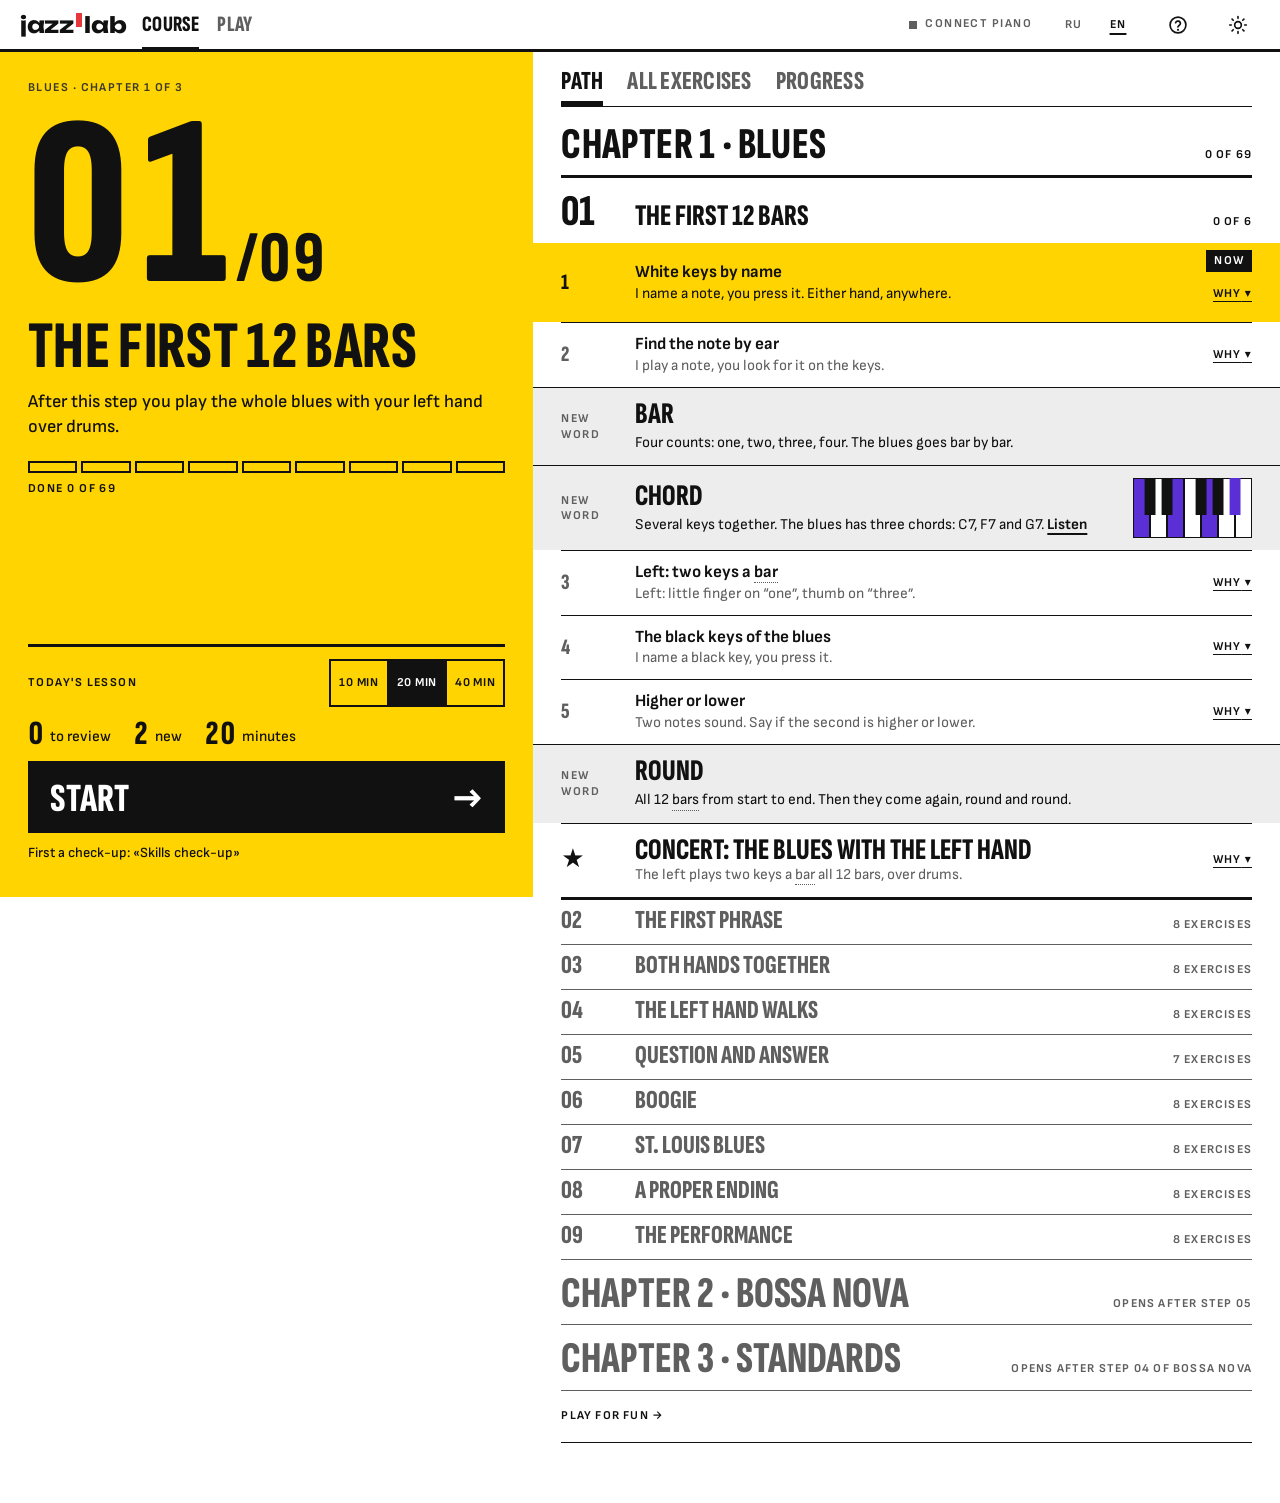
<file: index.html>
<!doctype html>
<html lang="ru" data-theme="light">
<head>
<meta charset="utf-8">
<meta name="viewport" content="width=device-width, initial-scale=1, viewport-fit=cover">
<meta name="theme-color" content="#ffffff">
<meta name="apple-mobile-web-app-capable" content="yes">
<title>Jazzlab</title>
<link rel="icon" href="app/icons/favicon.svg" type="image/svg+xml">
<link rel="apple-touch-icon" href="app/icons/apple-touch-icon.png">
<link rel="preconnect" href="https://fonts.googleapis.com">
<link rel="preconnect" href="https://fonts.gstatic.com" crossorigin>
<link rel="stylesheet" href="https://fonts.googleapis.com/css2?family=Noto+Music&family=Sofia+Sans+Extra+Condensed:wght@700;800;900&family=Sofia+Sans:wght@400;500;700&display=swap">
<link rel="stylesheet" href="https://fonts.googleapis.com/css2?family=Unbounded:wght@700&text=jazlb&display=swap">
<link rel="stylesheet" href="app/css/app.css">
<script>
  // apply the saved theme before first paint (no flash)
  try { var th = JSON.parse(localStorage.getItem('jazzlab:theme')); if (th === 'dark' || th === 'light') document.documentElement.dataset.theme = th; if (th === 'dark') document.querySelector('meta[name="theme-color"]').content = '#0e0e0f'; } catch (e) {}
</script>
<script type="module" src="app/js/main.js"></script>
<script>
  // service worker (sw.js): fresh modules after a deploy, visited screens offline. Optional: without it nothing changes.
  try {
    var lh = /^(localhost|127\.0\.0\.1|\[::1\])$/.test(location.hostname);
    if ('serviceWorker' in navigator && (location.protocol === 'https:' || lh)) {
      window.addEventListener('load', function () { navigator.serviceWorker.register('sw.js').catch(function () {}); });
    }
  } catch (e) {}
</script>
</head>
<body>
<div id="app"><noscript>Jazzlab needs JavaScript.</noscript></div>
</body>
</html>
</file>
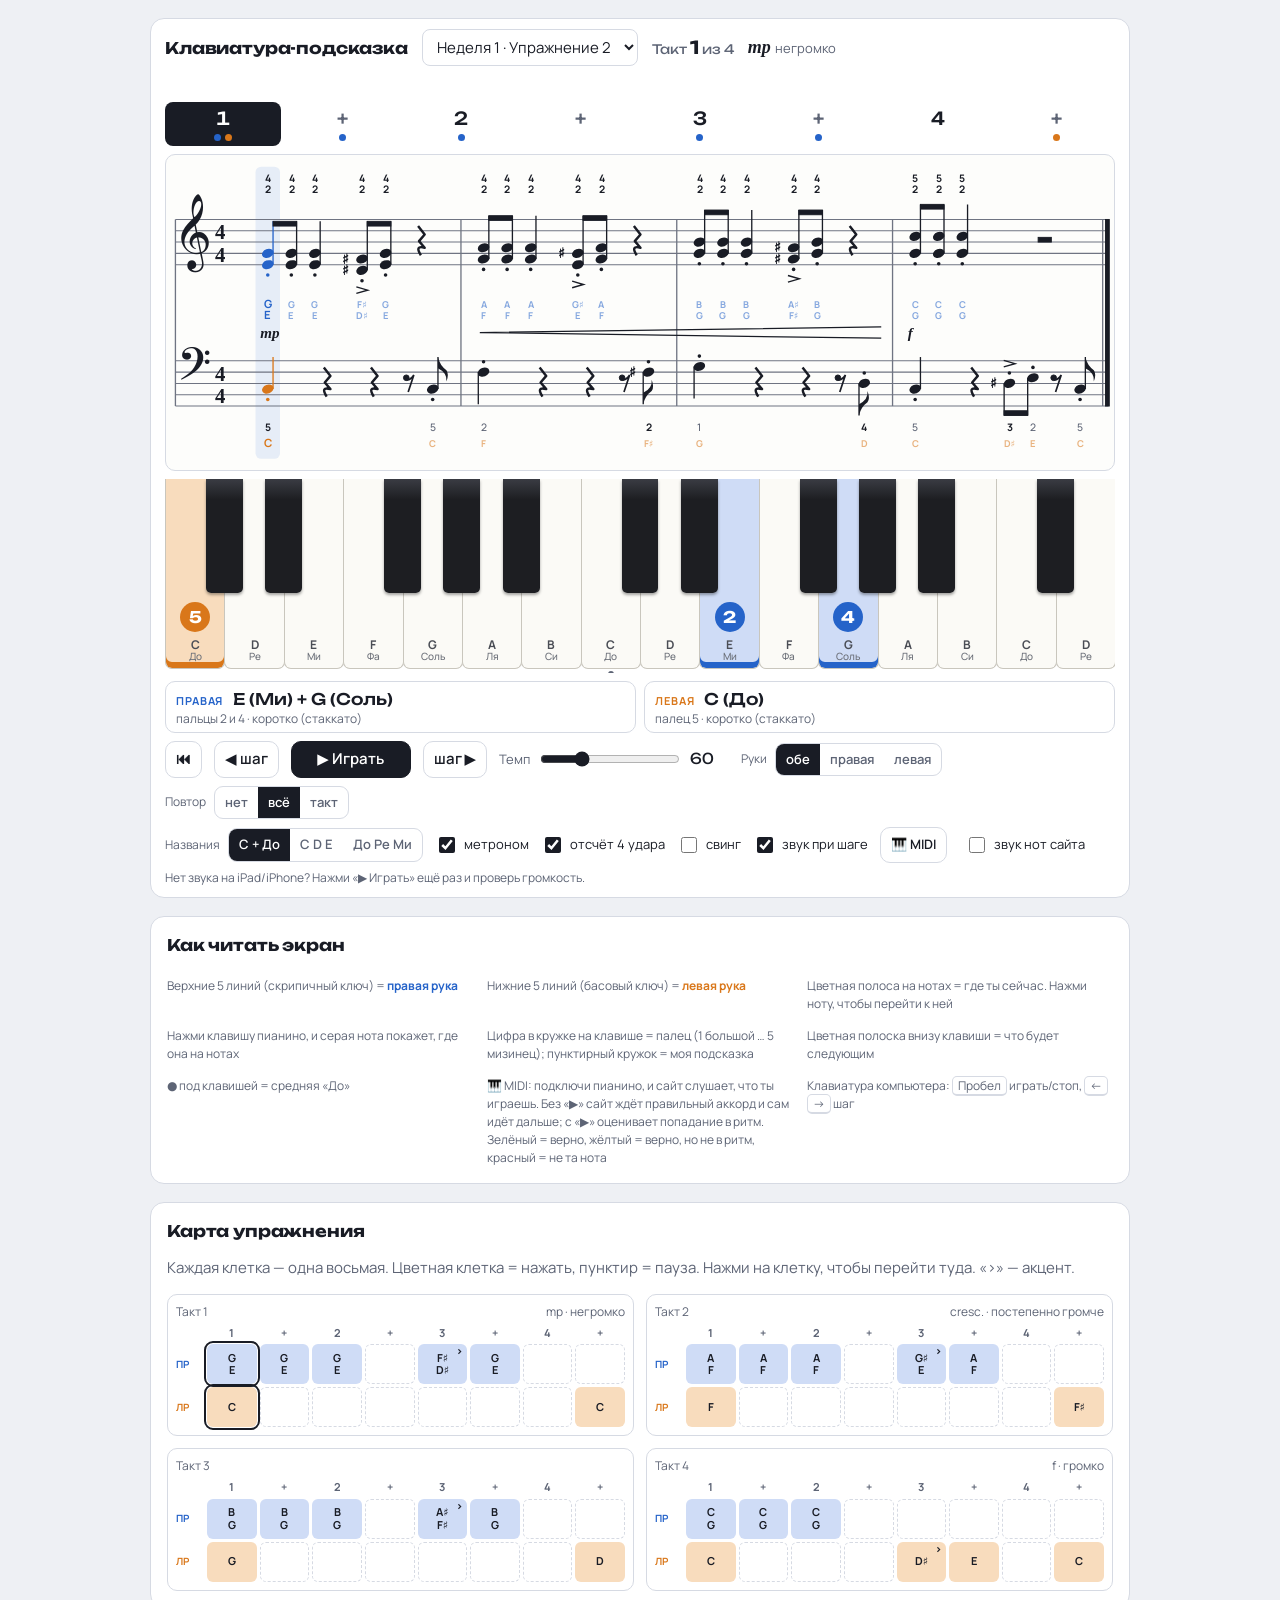
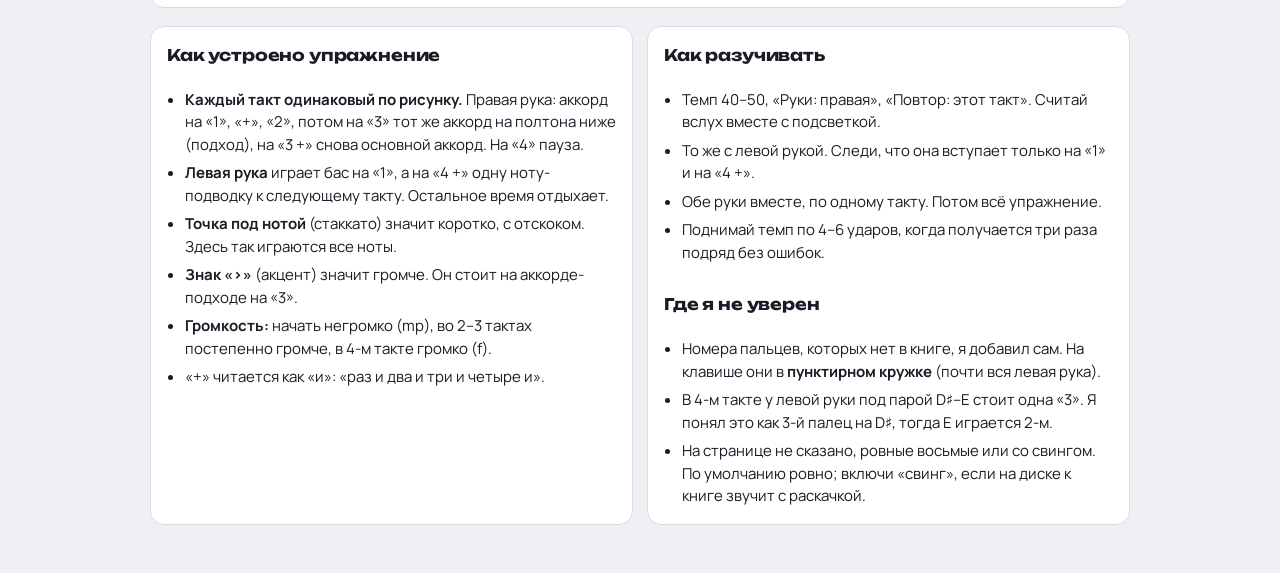
<file: guide/index.html>
<!doctype html>
<html lang="ru">
<head>
<meta charset="utf-8">
<meta name="viewport" content="width=device-width, initial-scale=1, viewport-fit=cover">
<title>Клавиатура-подсказка</title>
<link rel="icon" href="../app/icons/favicon.svg" type="image/svg+xml">
<link rel="apple-touch-icon" href="../app/icons/apple-touch-icon.png">
<meta name="claude:viewport-fit-sides" content="cover">
<link rel="preconnect" href="https://fonts.googleapis.com">
<link rel="preconnect" href="https://fonts.gstatic.com" crossorigin>
<link rel="stylesheet" href="https://fonts.googleapis.com/css2?family=Noto+Music&family=Unbounded:wght@500;700&family=Manrope:wght@400;500;600;700&display=swap">
<style>
/* Layout: one practice "instrument panel" (count strip → keyboard → what-to-press → controls), score map below, notes at the end. */
:root{
  --bg:#eef0f4; --panel:#ffffff; --fg:#191c25; --muted:#5d6475; --line:#d6dae3;
  --rh:#2563c9; --rh-soft:#cfdcf6; --lh:#d9771a; --lh-soft:#f8dcbd;
  --ivory:#fbfaf6; --ivory-edge:#c9c6bd; --ebony:#1d1e22; --ebony-top:#3a3c43;
  --hi:#191c25; --hi-fg:#ffffff;
  --paper:#fdfdfb; --staff:#6f7482; --band:rgba(37,99,201,.10);
  --ok:#15803d; --meh:#c27c0e; --bad:#d4262c;
  --display:"Unbounded", "Arial Black", system-ui, sans-serif;
  --body:"Manrope", system-ui, -apple-system, "Segoe UI", sans-serif;
}
@media (prefers-color-scheme: dark){ :root:not([data-theme="light"]){
  --bg:#13151b; --panel:#1c1f27; --fg:#e7e9ef; --muted:#9aa1b2; --line:#2e3340;
  --rh:#5b93f0; --rh-soft:#2a4170; --lh:#f0953c; --lh-soft:#6a4320;
  --ivory:#e8e6df; --ivory-edge:#8f8c84; --ebony:#0b0b0d; --ebony-top:#2a2c32;
  --hi:#e7e9ef; --hi-fg:#13151b; --paper:#191c23; --staff:#8b91a0; --band:rgba(91,147,240,.16); --ok:#3fbf6a; --meh:#e7a93a; --bad:#f0585c; color-scheme:dark } }
:root[data-theme="dark"]{
  --bg:#13151b; --panel:#1c1f27; --fg:#e7e9ef; --muted:#9aa1b2; --line:#2e3340;
  --rh:#5b93f0; --rh-soft:#2a4170; --lh:#f0953c; --lh-soft:#6a4320;
  --ivory:#e8e6df; --ivory-edge:#8f8c84; --ebony:#0b0b0d; --ebony-top:#2a2c32;
  --hi:#e7e9ef; --hi-fg:#13151b; --paper:#191c23; --staff:#8b91a0; --band:rgba(91,147,240,.16); --ok:#3fbf6a; --meh:#e7a93a; --bad:#f0585c; color-scheme:dark }

*{box-sizing:border-box}
body{background:var(--bg);color:var(--fg);font-family:var(--body);font-size:15px;line-height:1.5;
  padding-left:max(16px, env(safe-area-inset-left, 0px));padding-right:max(16px, env(safe-area-inset-right, 0px));padding-block:20px 48px}
.wrap{max-width:980px;margin:0 auto;display:flex;flex-direction:column;gap:18px}
h1,h2{font-family:var(--display);font-weight:700;text-wrap:balance;margin:0;letter-spacing:-.01em}
h1{font-size:clamp(20px,4vw,28px)}
h2{font-size:16px}
.sub{color:var(--muted);margin:4px 0 0}
header{display:flex;flex-wrap:wrap;gap:12px;align-items:flex-end;justify-content:space-between}
select,button{font:inherit;color:inherit}
select{background:var(--panel);border:1px solid var(--line);border-radius:8px;padding:6px 10px}

.panel{background:var(--panel);border:1px solid var(--line);border-radius:14px;padding:16px;display:flex;flex-direction:column;gap:14px;min-width:0}

/* count strip */
.countrow{display:flex;align-items:center;gap:12px;flex-wrap:wrap}
.measure{font-family:var(--display);font-size:13px;color:var(--muted);min-width:92px}
.measure b{color:var(--fg);font-size:18px}
.counts{display:grid;grid-template-columns:repeat(8,1fr);gap:4px;flex:1;min-width:260px}
.cnt{border-radius:8px;text-align:center;padding:4px 0 6px;font-family:var(--display);font-size:clamp(16px,3.4vw,24px);font-weight:500;color:var(--muted);cursor:pointer;user-select:none;border:1px solid transparent;font-variant-numeric:tabular-nums}
.cnt.beat{color:var(--fg)}
.cnt .dots{display:flex;gap:4px;justify-content:center;height:8px;margin-top:2px}
.cnt .dots i{width:7px;height:7px;border-radius:50%}
.cnt .dots .r{background:var(--rh)} .cnt .dots .l{background:var(--lh)}
.cnt.cur{background:var(--hi);color:var(--hi-fg)}
.cnt:hover{border-color:var(--line)}
.dyn{font-size:13px;color:var(--muted)} .dyn b{font-family:Georgia,serif;font-style:italic;font-size:18px;color:var(--fg);margin-right:4px}
.countin{font-family:var(--display);font-size:13px;color:var(--lh);min-height:1em}

/* keyboard */
.kbwrap{overflow-x:auto;padding-bottom:4px}
.kb{position:relative;height:clamp(150px,26vw,210px);display:flex;min-width:420px;user-select:none;touch-action:manipulation}
.key{position:relative;cursor:pointer}
.white{flex:1;background:var(--ivory);border:1px solid var(--ivory-edge);border-top:none;border-radius:0 0 7px 7px;margin-right:-1px;display:flex;flex-direction:column;justify-content:flex-end;align-items:center;padding-bottom:6px;gap:6px;z-index:1}
.black{position:absolute;top:0;height:60%;background:linear-gradient(var(--ebony-top),var(--ebony) 18%);border-radius:0 0 5px 5px;z-index:2;display:flex;flex-direction:column;justify-content:flex-end;align-items:center;padding-bottom:6px;gap:4px;box-shadow:0 2px 3px rgba(0,0,0,.35)}
.lbl{display:flex;flex-direction:column;align-items:center;line-height:1.1;color:#4a4d55;font-size:12px;font-weight:700}
.lbl i{font-style:normal;font-weight:500;font-size:10px;color:#6b6f78}
.black .lbl{color:#f2f2f2;font-size:10px;display:none} .black .lbl i{color:#cfd2d8;font-size:9px}
.mid::after{content:"";position:absolute;left:50%;bottom:-9px;width:6px;height:6px;margin-left:-3px;border-radius:50%;background:var(--muted)}
.badge{display:none;width:clamp(22px,3.6vw,30px);height:clamp(22px,3.6vw,30px);border-radius:50%;align-items:center;justify-content:center;font-family:var(--display);font-size:clamp(12px,2vw,16px);font-weight:700;color:#fff}
.key.on-r{background:var(--rh-soft)} .key.on-l{background:var(--lh-soft)}
.black.on-r{background:linear-gradient(var(--rh),#123a80)} .black.on-l{background:linear-gradient(var(--lh),#8a4507)}
.key.on-r .badge{display:flex;background:var(--rh)} .key.on-l .badge{display:flex;background:var(--lh)}
.black.on-r .badge{background:var(--rh);box-shadow:0 0 0 2px #fff} .black.on-l .badge{background:var(--lh);box-shadow:0 0 0 2px #fff}
.key.on-r .lbl,.key.on-l .lbl{display:flex}
.key.sug .badge{outline:2px dashed currentColor;outline-offset:2px}
.key.on-r.sug .badge{color:#fff;outline-color:var(--rh)} .key.on-l.sug .badge{color:#fff;outline-color:var(--lh)}
.black.sug .badge{outline-color:#fff!important}
.key.nx-r{box-shadow:inset 0 -6px 0 var(--rh)} .key.nx-l{box-shadow:inset 0 -6px 0 var(--lh)}
.black.nx-r{box-shadow:inset 0 -6px 0 var(--rh),0 2px 3px rgba(0,0,0,.35)} .black.nx-l{box-shadow:inset 0 -6px 0 var(--lh),0 2px 3px rgba(0,0,0,.35)}
.key.muted{opacity:.45}
.key.press{transform:translateY(2px)}
.key.acc .badge{box-shadow:0 0 0 3px var(--panel),0 0 0 5px currentColor}
.key.on-r.acc .badge{color:#fff;box-shadow:0 0 0 3px var(--rh-soft),0 0 0 5px var(--rh)}
.key.on-l.acc .badge{color:#fff;box-shadow:0 0 0 3px var(--lh-soft),0 0 0 5px var(--lh)}
.kbnote{font-size:12px;color:var(--muted);display:flex;gap:14px;flex-wrap:wrap;margin-top:6px}
.kbnote span{display:inline-flex;align-items:center;gap:6px}
.sw{width:12px;height:12px;border-radius:3px;display:inline-block}

/* what to press */
.hands{display:grid;grid-template-columns:1fr 1fr;gap:10px}
.hand{border-radius:10px;padding:10px 12px;border:1px solid var(--line);min-width:0}
.hand .h{font-size:11px;letter-spacing:.08em;text-transform:uppercase;font-weight:700}
.hand.r .h{color:var(--rh)} .hand.l .h{color:var(--lh)}
.hand .what{font-family:var(--display);font-size:clamp(15px,2.6vw,19px);font-weight:500;margin-top:2px}
.hand .how{font-size:13px;color:var(--muted)}
.hand.rest .what{color:var(--muted)}
@media (max-width:560px){.hands{grid-template-columns:1fr}}

/* controls */
.controls{display:flex;flex-wrap:wrap;gap:10px;align-items:center}
.btn{background:var(--panel);border:1px solid var(--line);border-radius:10px;padding:8px 12px;cursor:pointer;font-weight:600;min-height:40px}
.btn:hover{border-color:var(--muted)}
.btn.primary{background:var(--hi);color:var(--hi-fg);border-color:var(--hi);min-width:120px}
.btn:focus-visible,.cnt:focus-visible,.cell:focus-visible,.seg button:focus-visible,select:focus-visible,input:focus-visible{outline:2px solid var(--rh);outline-offset:2px}
.tempo{display:flex;align-items:center;gap:8px;font-size:13px;color:var(--muted)}
.tempo input{width:140px;accent-color:var(--fg)}
.tempo output{font-family:var(--display);color:var(--fg);font-size:15px;min-width:3ch;font-variant-numeric:tabular-nums}
.opts{display:flex;flex-wrap:wrap;gap:8px 14px;align-items:center;font-size:13px}
.seg{display:inline-flex;border:1px solid var(--line);border-radius:9px;overflow:hidden}
.seg button{background:transparent;border:none;padding:6px 10px;cursor:pointer;font-size:13px;font-weight:600;color:var(--muted)}
.seg button[aria-pressed="true"]{background:var(--hi);color:var(--hi-fg)}
.optlbl{color:var(--muted);font-size:12px;margin-right:2px}
label.chk{display:inline-flex;gap:6px;align-items:center;cursor:pointer}
label.chk input{accent-color:var(--fg);width:16px;height:16px}
.keys-hint{font-size:12px;color:var(--muted)}

/* score map */
.map{display:grid;grid-template-columns:repeat(2,minmax(0,1fr));gap:12px}
@media (max-width:700px){.map{grid-template-columns:1fr}}
.bar{border:1px solid var(--line);border-radius:10px;padding:8px;min-width:0}
.bar .bt{font-size:12px;color:var(--muted);display:flex;justify-content:space-between;margin-bottom:4px}
.grid8{display:grid;grid-template-columns:28px repeat(8,minmax(0,1fr));gap:3px;font-size:11px}
.grid8 .rl{font-weight:700;display:flex;align-items:center;font-size:10px}
.grid8 .rl.r{color:var(--rh)} .grid8 .rl.l{color:var(--lh)}
.ch{text-align:center;color:var(--muted);font-weight:700}
.cell{min-height:40px;border-radius:6px;display:flex;flex-direction:column;align-items:center;justify-content:center;text-align:center;line-height:1.1;cursor:pointer;background:transparent;border:1px dashed var(--line);font-weight:700;padding:2px 0;position:relative}
.cell.r{background:var(--rh-soft);border:1px solid transparent}
.cell.l{background:var(--lh-soft);border:1px solid transparent}
.cell .ac{position:absolute;top:0;right:3px;font-size:11px}
.cell.cur{outline:2px solid var(--fg);outline-offset:1px}

.notes{display:grid;grid-template-columns:repeat(2,minmax(0,1fr));gap:14px}
@media (max-width:700px){.notes{grid-template-columns:1fr}}
.notes ul{margin:8px 0 0;padding-left:18px;display:flex;flex-direction:column;gap:6px}
.notes p{margin:8px 0 0}
kbd{font-family:var(--body);border:1px solid var(--line);border-bottom-width:2px;border-radius:5px;padding:0 5px;font-size:12px}
@media (prefers-reduced-motion:reduce){.key.press{transform:none}}

/* staff (sheet music) */
.staffwrap{overflow-x:auto;border:1px solid var(--line);border-radius:10px;background:var(--paper)}
#staff{display:block;width:100%;min-width:760px;height:auto}
#staff .ln{stroke:var(--staff);stroke-width:1.1}
#staff .bl{stroke:var(--staff);stroke-width:1.4}
#staff .ink{fill:var(--fg);stroke:var(--fg)}
#staff .clef{fill:var(--fg);font-family:"Noto Music","Bravura","Segoe UI Symbol",serif}
#staff .ts{fill:var(--fg);font:700 22px Georgia,"Times New Roman",serif}
#staff .nt{color:var(--fg);cursor:pointer}
#staff .nt.r.cur{color:var(--rh)} #staff .nt.l.cur{color:var(--lh)}
#staff .nt:hover{color:var(--muted)}
#staff .fg{font:700 11px var(--body);fill:var(--fg)} #staff .fg.sug{fill:var(--muted);font-weight:500}
#staff .nm{font:700 10px var(--body);text-anchor:middle;opacity:.55}
#staff .nm.r{fill:var(--rh)} #staff .nm.l{fill:var(--lh)}
#staff .nm.cur{opacity:1;font-size:12px}
#staff .dy{font:italic 700 16px Georgia,serif;fill:var(--fg)}
#staff .band{fill:var(--band)}
#staff .ghost{color:var(--muted);transition:opacity .4s}
#staff .ghost text{font:700 12px var(--body);fill:var(--fg)}
.staffnote{font-size:12px;color:var(--muted);display:flex;gap:14px;flex-wrap:wrap;margin-top:6px}

/* ===== one-screen stage ===== */
.toprow{display:flex;flex-wrap:wrap;align-items:center;gap:8px 14px}
.toprow h1{font-size:16px}
.toprow .measure{min-width:0}
.counts{min-width:0}
.hand{display:flex;flex-wrap:wrap;align-items:baseline;gap:2px 10px;padding:6px 10px}
.hand .what{margin-top:0}
.grp{display:inline-flex;align-items:center;gap:6px}
.sndhint{font-size:12px;color:var(--muted)}
.staffnote span{flex:1 1 260px}
@media (min-width:700px) and (min-height:520px){
  body{padding-block:10px 40px}
  .stage{height:calc(100dvh - 20px);min-height:520px;gap:8px;padding:10px 14px}
  .stage .counts{gap:3px;flex:none}
  .stage>*{flex:none}
  .stage .hand .how{font-size:12px}
  .stage .hand{padding:4px 10px}
  .stage .hand{height:52px}
  .stage .cnt{padding:2px 0 3px;font-size:18px}
  .stage>.staffwrap{flex:1 1 0;min-height:120px;overflow:hidden;display:flex}
  .stage #staff{min-width:0;width:100%;height:100%}
  .stage .kb{height:clamp(100px,22dvh,190px)}
  .stage .kbwrap{flex:none}
  .stage .hands{gap:8px}
  .stage .hand .what{font-size:16px}
  .stage .btn{min-height:36px;padding:6px 10px}
  .stage .controls{gap:8px 12px}
  .stage .opts{gap:6px 12px}
}

/* MIDI feedback */
.fb{font-size:13px;font-weight:600;color:var(--muted);font-variant-numeric:tabular-nums;white-space:nowrap;overflow:hidden;text-overflow:ellipsis;min-width:0;flex:1 1 100%;min-height:1.5em;line-height:1.5em;order:9}
.fb .ok{color:var(--ok)} .fb .meh{color:var(--meh)} .fb .bad{color:var(--bad)}
.midist{font-size:12px;color:var(--muted)} .midist.on{color:var(--ok);font-weight:700} .midist.bad{color:var(--bad)}
.key::before{content:"";position:absolute;inset:0;border-radius:inherit;pointer-events:none;opacity:0;transition:opacity .25s;z-index:3}
.key.ok::before{background:var(--ok);opacity:.55;transition:none}
.key.meh::before{background:var(--meh);opacity:.55;transition:none}
.key.bad::before{background:var(--bad);opacity:.6;transition:none}
.key.down{transform:translateY(2px)}
#staff .nt.ok{color:var(--ok)} #staff .nt.meh{color:var(--meh)} #staff .nt.bad{color:var(--bad)}

/* fixed-height hand boxes: content never changes layout height */
.hand{display:grid!important;grid-template-columns:auto minmax(0,1fr);grid-template-rows:auto auto;column-gap:10px;row-gap:0;height:58px;overflow:hidden;align-content:center}
.hand .h{grid-row:1;grid-column:1;align-self:baseline}
.hand .what{grid-row:1;grid-column:2;white-space:nowrap;overflow:hidden;text-overflow:ellipsis;min-width:0}
.hand .how{grid-row:2;grid-column:1 / -1;white-space:nowrap;overflow:hidden;text-overflow:ellipsis;min-width:0;line-height:1.35}
</style>

<div class="wrap">
  <section class="panel stage" aria-label="Тренажёр">
    <div class="toprow">
      <h1>Клавиатура-подсказка</h1>
      <select id="exSel" aria-label="Упражнение"></select>
      <div class="measure">Такт <b id="mNum">1</b> из <span id="mTot">4</span></div>
      <div class="dyn" id="dyn"></div>
      <div class="countin" id="countin" aria-live="polite"></div>
      <div class="fb" id="fb" aria-live="polite"></div>
    </div>
    <div class="counts" id="counts"></div>

    <div class="staffwrap" id="staffWrap"><svg id="staff" role="img" aria-label="Ноты упражнения"></svg></div>

    <div class="kbwrap"><div class="kb" id="kb"></div></div>

    <div class="hands">
      <div class="hand r" id="handR"><span class="h">Правая</span><span class="what"></span><span class="how"></span></div>
      <div class="hand l" id="handL"><span class="h">Левая</span><span class="what"></span><span class="how"></span></div>
    </div>

    <div class="controls">
      <button class="btn" id="bStart" title="В начало">⏮</button>
      <button class="btn" id="bPrev" title="Шаг назад (←)">◀ шаг</button>
      <button class="btn primary" id="bPlay">▶ Играть</button>
      <button class="btn" id="bNext" title="Шаг вперёд (→)">шаг ▶</button>
      <div class="tempo"><label for="tempo">Темп</label><input id="tempo" type="range" min="30" max="140" step="2" value="60"><output id="tempoOut">60</output></div>
      <span class="grp"><span class="optlbl">Руки</span>
        <span class="seg" id="segHands"><button data-v="both" aria-pressed="true">обе</button><button data-v="rh" aria-pressed="false">правая</button><button data-v="lh" aria-pressed="false">левая</button></span></span>
      <span class="grp"><span class="optlbl">Повтор</span>
        <span class="seg" id="segLoop"><button data-v="off" aria-pressed="false">нет</button><button data-v="all" aria-pressed="true">всё</button><button data-v="bar" aria-pressed="false">такт</button></span></span>
    </div>
    <div class="opts">
      <span class="grp"><span class="optlbl">Названия</span>
        <span class="seg" id="segNames"><button data-v="both" aria-pressed="true">C + До</button><button data-v="en" aria-pressed="false">C D E</button><button data-v="ru" aria-pressed="false">До Ре Ми</button></span></span>
      <label class="chk"><input type="checkbox" id="cMet" checked>метроном</label>
      <label class="chk"><input type="checkbox" id="cCount" checked>отсчёт 4 удара</label>
      <label class="chk"><input type="checkbox" id="cSwing">свинг</label>
      <label class="chk"><input type="checkbox" id="cStepSnd" checked>звук при шаге</label>
      <span class="grp"><button class="btn" id="bMidi" title="Подключить цифровое пианино по MIDI">🎹 MIDI</button><span class="midist" id="midiSt"></span></span>
      <label class="chk" id="lGuideSnd" hidden><input type="checkbox" id="cGuideSnd">звук нот сайта</label>
      <span class="sndhint" id="sndHint">Нет звука на iPad/iPhone? Нажми «▶ Играть» ещё раз и проверь громкость.</span>
    </div>
  </section>

  <section class="panel" aria-label="Подсказки">
    <h2>Как читать экран</h2>
    <div class="staffnote">
      <span>Верхние 5 линий (скрипичный ключ) = <b style="color:var(--rh)">правая рука</b></span>
      <span>Нижние 5 линий (басовый ключ) = <b style="color:var(--lh)">левая рука</b></span>
      <span>Цветная полоса на нотах = где ты сейчас. Нажми ноту, чтобы перейти к ней</span>
      <span>Нажми клавишу пианино, и серая нота покажет, где она на нотах</span>
      <span>Цифра в кружке на клавише = палец (1 большой … 5 мизинец); пунктирный кружок = моя подсказка</span>
      <span>Цветная полоска внизу клавиши = что будет следующим</span>
      <span>● под клавишей = средняя «До»</span>
      <span>🎹 MIDI: подключи пианино, и сайт слушает, что ты играешь. Без «▶» сайт ждёт правильный аккорд и сам идёт дальше; с «▶» оценивает попадание в ритм. Зелёный = верно, жёлтый = верно, но не в ритм, красный = не та нота</span>
      <span>Клавиатура компьютера: <kbd>Пробел</kbd> играть/стоп, <kbd>←</kbd> <kbd>→</kbd> шаг</span>
    </div>
  </section>

  <section class="panel" aria-label="Карта упражнения">
    <h2>Карта упражнения</h2>
    <p class="sub" style="margin:0">Каждая клетка — одна восьмая. Цветная клетка = нажать, пунктир = пауза. Нажми на клетку, чтобы перейти туда. «&gt;» — акцент.</p>
    <div class="map" id="map"></div>
  </section>

  <section class="notes">
    <div class="panel">
      <h2>Как устроено упражнение</h2>
      <ul>
        <li><b>Каждый такт одинаковый по рисунку.</b> Правая рука: аккорд на «1», «+», «2», потом на «3» тот же аккорд на полтона ниже (подход), на «3 +» снова основной аккорд. На «4» пауза.</li>
        <li><b>Левая рука</b> играет бас на «1», а на «4 +» одну ноту-подводку к следующему такту. Остальное время отдыхает.</li>
        <li><b>Точка под нотой</b> (стаккато) значит коротко, с отскоком. Здесь так играются все ноты.</li>
        <li><b>Знак «&gt;»</b> (акцент) значит громче. Он стоит на аккорде-подходе на «3».</li>
        <li><b>Громкость:</b> начать негромко (mp), во 2–3 тактах постепенно громче, в 4-м такте громко (f).</li>
        <li>«+» читается как «и»: «раз и два и три и четыре и».</li>
      </ul>
    </div>
    <div class="panel">
      <h2>Как разучивать</h2>
      <ul>
        <li>Темп 40–50, «Руки: правая», «Повтор: этот такт». Считай вслух вместе с подсветкой.</li>
        <li>То же с левой рукой. Следи, что она вступает только на «1» и на «4 +».</li>
        <li>Обе руки вместе, по одному такту. Потом всё упражнение.</li>
        <li>Поднимай темп по 4–6 ударов, когда получается три раза подряд без ошибок.</li>
      </ul>
      <h2 style="margin-top:14px">Где я не уверен</h2>
      <ul>
        <li>Номера пальцев, которых нет в книге, я добавил сам. На клавише они в <b>пунктирном кружке</b> (почти вся левая рука).</li>
        <li>В 4-м такте у левой руки под парой D♯–E стоит одна «3». Я понял это как 3-й палец на D♯, тогда E играется 2-м.</li>
        <li>На странице не сказано, ровные восьмые или со свингом. По умолчанию ровно; включи «свинг», если на диске к книге звучит с раскачкой.</li>
      </ul>
    </div>
  </section>
</div>

<script>
/* ============ Exercise data (add new exercises here) ============
 Time unit = one eighth note. A 4/4 bar = slots 0..7 (1 + 2 + 3 + 4 +).
 ev(slot, "notes", [fingers], opts)  opts: d (length in eighths, default 1), acc (accent), sug (fingers are my suggestion, not printed), stac (staccato, default true)
 Notes in scientific pitch: C4 = middle C. */
function ev(t, notes, f, o){ o=o||{}; return {t, d:o.d||1, notes:notes.split(' '), f:f||[], acc:!!o.acc, sug:!!o.sug, stac:o.stac!==false}; }
const EXERCISES = [{
  id:'w1-e2', title:'Неделя 1 · Упражнение 2', sub:'Неделя 1, упражнение 2. Шаг за шагом по счёту «1 + 2 + 3 + 4 +».',
  beats:4,
  // dynamics: level per bar; cresc: linear from this bar's level to next listed level
  dyn:[{bar:0, mark:'mp', text:'негромко', level:.55},{bar:1, mark:'cresc.', text:'постепенно громче', level:.6, cresc:true},{bar:3, mark:'f', text:'громко', level:1}],
  bars:[
    { rh:[ev(0,'E4 G4',[2,4]), ev(1,'E4 G4',[2,4]), ev(2,'E4 G4',[2,4],{d:2}), ev(4,'D#4 F#4',[2,4],{acc:1}), ev(5,'E4 G4',[2,4])],
      lh:[ev(0,'C3',[5],{d:2}), ev(7,'C3',[5],{sug:1})] },
    { rh:[ev(0,'F4 A4',[2,4]), ev(1,'F4 A4',[2,4]), ev(2,'F4 A4',[2,4],{d:2}), ev(4,'E4 G#4',[2,4],{acc:1}), ev(5,'F4 A4',[2,4])],
      lh:[ev(0,'F3',[2],{sug:1,d:2}), ev(7,'F#3',[2])] },
    { rh:[ev(0,'G4 B4',[2,4]), ev(1,'G4 B4',[2,4]), ev(2,'G4 B4',[2,4],{d:2}), ev(4,'F#4 A#4',[2,4],{acc:1}), ev(5,'G4 B4',[2,4])],
      lh:[ev(0,'G3',[1],{sug:1,d:2}), ev(7,'D3',[4])] },
    { rh:[ev(0,'G4 C5',[2,5]), ev(1,'G4 C5',[2,5]), ev(2,'G4 C5',[2,5],{d:2})],
      lh:[ev(0,'C3',[5],{sug:1,d:2}), ev(4,'D#3',[3],{acc:1}), ev(5,'E3',[2],{sug:1}), ev(7,'C3',[5],{sug:1})] }
  ]
}];

/* ============ Music helpers ============ */
const PC={C:0,D:2,E:4,F:5,G:7,A:9,B:11};
const RU={C:'До',D:'Ре',E:'Ми',F:'Фа',G:'Соль',A:'Ля',B:'Си'};
const SHARP_NAMES=['C','C#','D','D#','E','F','F#','G','G#','A','A#','B'];
function toMidi(n){const m=/^([A-G])(#|b)?(-?\d)$/.exec(n); if(!m) throw new Error('Bad note '+n); return 12*(+m[3]+1)+PC[m[1]]+(m[2]==='#'?1:m[2]==='b'?-1:0);}
function nameParts(n){const m=/^([A-G])(#|b)?/.exec(n); return {L:m[1], acc:m[2]==='#'?'♯':m[2]==='b'?'♭':''};}
let nameMode='both';
function noteName(n, mode){ mode=mode||nameMode; const p=nameParts(n);
  if(mode==='en') return p.L+p.acc; if(mode==='ru') return RU[p.L]+p.acc; return p.L+p.acc+' ('+RU[p.L]+p.acc+')'; }
const isBlack=m=>[1,3,6,8,10].includes(((m%12)+12)%12);

/* ============ State ============ */
let EX, STEPS=[], N=0, step=0, hands='both', loop='all';
const $=id=>document.getElementById(id);

function buildSteps(){
  STEPS=[]; const per=EX.beats*2;
  EX.bars.forEach((b,bi)=>{ for(let s=0;s<per;s++) STEPS.push({bar:bi, slot:s, rh:b.rh.find(e=>e.t===s)||null, lh:b.lh.find(e=>e.t===s)||null}); });
  N=STEPS.length;
}
function dynAt(i){
  const st=STEPS[i]; const per=EX.beats*2; const pos=st.bar+st.slot/per;
  let cur=EX.dyn[0]; for(const d of EX.dyn) if(d.bar<=st.bar) cur=d;
  if(cur.cresc){ const nx=EX.dyn.find(d=>d.bar>cur.bar); if(nx){ const k=(pos-cur.bar)/(nx.bar-cur.bar); return {d:cur, level:cur.level+(nx.level-cur.level)*k}; } }
  return {d:cur, level:cur.level};
}

/* ============ Keyboard ============ */
let KEYS={};
function buildKeyboard(){
  const all=[]; EX.bars.forEach(b=>[...b.rh,...b.lh].forEach(e=>e.notes.forEach(n=>all.push(toMidi(n)))));
  let lo=Math.min(...all), hi=Math.max(...all);
  lo=lo-(lo%12); hi=hi+2; while(isBlack(hi)) hi++;
  const kb=$('kb'); kb.innerHTML=''; KEYS={};
  const whites=[]; for(let m=lo;m<=hi;m++) if(!isBlack(m)) whites.push(m);
  const w=100/whites.length;
  for(let m=lo;m<=hi;m++){
    const el=document.createElement('div'); const pc=SHARP_NAMES[m%12]; const oct=Math.floor(m/12)-1;
    el.className='key '+(isBlack(m)?'black':'white')+(m===60?' mid':'');
    el.innerHTML='<span class="badge"></span><span class="lbl"></span>';
    el.dataset.m=m; el.dataset.n=pc+oct;
    if(isBlack(m)){ const wi=whites.indexOf(m-1); el.style.left=((wi+1)*w - w*0.31)+'%'; el.style.width=(w*0.62)+'%'; }
    el.addEventListener('pointerdown',ev=>{ev.preventDefault(); ensureAudio(); pianoNote(m, ac.currentTime+0.01, 0.6, 0.7); showGhost(m); el.classList.add('press'); setTimeout(()=>el.classList.remove('press'),120);});
    kb.appendChild(el); KEYS[m]=el;
  }
  updateLabels();
}
function updateLabels(){
  for(const m in KEYS){ const el=KEYS[m], n=el.dataset.n, p=nameParts(n), l=el.querySelector('.lbl');
    const en=p.L+p.acc, ru=RU[p.L]+p.acc;
    l.innerHTML = nameMode==='en' ? '<b>'+en+'</b>' : nameMode==='ru' ? '<b>'+ru+'</b>' : '<b>'+en+'</b><i>'+ru+'</i>'; }
}

/* ============ Rendering ============ */
function handOn(h){ return hands==='both' || hands===h; }
function nextOnset(i, h){ for(let k=1;k<=N;k++){ const j=(i+k)%N; if(STEPS[j][h]) return STEPS[j][h]; if(loop==='off' && i+k>=N) return null; } return null; }
function render(i, fromPlay){
  step=i; const st=STEPS[i]; const per=EX.beats*2;
  $('mNum').textContent=st.bar+1;
  [...$('counts').children].forEach((c,k)=>{ c.classList.toggle('cur',k===st.slot);
    const s=STEPS[st.bar*per+k]; c.querySelector('.dots').innerHTML=(s.rh?'<i class="r"></i>':'')+(s.lh?'<i class="l"></i>':''); });
  const dy=dynAt(i); $('dyn').innerHTML='<b>'+dy.d.mark+'</b>'+dy.d.text;
  for(const m in KEYS) KEYS[m].className=KEYS[m].className.replace(/\s(on-r|on-l|nx-r|nx-l|sug|acc|muted)/g,'');
  const mark=(e,h,cls)=>{ if(!e) return; e.notes.forEach((n,k)=>{ const el=KEYS[toMidi(n)]; if(!el) return;
      el.classList.add(cls+'-'+h); if(!handOn(h==='r'?'rh':'lh')) el.classList.add('muted');
      if(cls==='on'){ el.querySelector('.badge').textContent=e.f[k]||''; if(e.sug) el.classList.add('sug'); if(e.acc) el.classList.add('acc');
        el.classList.add('press'); setTimeout(()=>el.classList.remove('press'),110);} }); };
  mark(nextOnset(i,'rh'),'r','nx'); mark(nextOnset(i,'lh'),'l','nx');
  mark(st.rh,'r','on'); mark(st.lh,'l','on');
  describe($('handR'), st.rh, 'rh'); describe($('handL'), st.lh, 'lh');
  document.querySelectorAll('.cell').forEach(c=>c.classList.toggle('cur', +c.dataset.i===i));
  renderStaff(i);
}
function describe(box, e, h){
  const what=box.querySelector('.what'), how=box.querySelector('.how');
  box.classList.toggle('rest',!e);
  if(!handOn(h)){ box.style.opacity=.5; } else box.style.opacity=1;
  if(!e){ what.textContent='пауза'; how.textContent='рука отдыхает, но держи её над клавишами'; return; }
  what.textContent=e.notes.map(n=>noteName(n)).join(' + ');
  const fingers=e.f.length? (e.f.length>1?'пальцы '+e.f.join(' и '):'палец '+e.f[0])+(e.sug?' (моя подсказка)':'') : '';
  how.textContent=[fingers, e.stac?'коротко (стаккато)':'', e.acc?'громче (акцент)':''].filter(Boolean).join(' · ');
}
function buildCounts(){
  const per=EX.beats*2, c=$('counts'); c.innerHTML='';
  for(let k=0;k<per;k++){ const d=document.createElement('div'); d.className='cnt'+(k%2===0?' beat':''); d.tabIndex=0;
    d.innerHTML=(k%2===0?(k/2+1):'+')+'<div class="dots"></div>';
    d.addEventListener('click',()=>goto(STEPS[step].bar*per+k)); c.appendChild(d); }
}
function buildMap(){
  const per=EX.beats*2, map=$('map'); map.innerHTML='';
  const short=n=>noteName(n, nameMode==='ru'?'ru':'en');
  EX.bars.forEach((b,bi)=>{
    const bar=document.createElement('div'); bar.className='bar';
    const dy=EX.dyn.find(d=>d.bar===bi);
    bar.innerHTML='<div class="bt"><span>Такт '+(bi+1)+'</span><span>'+(dy?dy.mark+' · '+dy.text:'')+'</span></div>';
    const g=document.createElement('div'); g.className='grid8';
    g.innerHTML='<div></div>'+Array.from({length:per},(_,k)=>'<div class="ch">'+(k%2?'+':k/2+1)+'</div>').join('');
    ['rh','lh'].forEach(h=>{
      g.insertAdjacentHTML('beforeend','<div class="rl '+h[0]+'">'+(h==='rh'?'ПР':'ЛР')+'</div>');
      for(let k=0;k<per;k++){ const i=bi*per+k, e=STEPS[i][h]; const c=document.createElement('div');
        c.className='cell'+(e?' '+h[0]:''); c.dataset.i=i; c.tabIndex=0;
        c.innerHTML=e? e.notes.slice().reverse().map(short).join('<br>')+(e.acc?'<span class="ac">&gt;</span>':'') : '';
        c.title=e? e.notes.map(n=>noteName(n,'both')).join(' + ') : 'пауза';
        c.addEventListener('click',()=>goto(i)); g.appendChild(c); }
    });
    bar.appendChild(g); map.appendChild(bar);
  });
}

/* ============ Sheet music (SVG grand staff) ============ */
const SV={L:84, BW:229, SLOT:25, PAD:24, hs:6, tTop:60, bTop:210, H:318};
const LET='CDEFGAB';
function dia(n){const m=/^([A-G])(#|b)?(-?\d)$/.exec(n); return (+m[3])*7+LET.indexOf(m[1]);}
const STF={t:{top:SV.tTop, bot:30, mid:34}, b:{top:SV.bTop, bot:18, mid:22}};
function yOf(d,st){ return STF[st].top+48-(d-STF[st].bot)*SV.hs; }
function xOf(bar,slot){ return SV.L+bar*SV.BW+SV.PAD+slot*SV.SLOT; }
function restsFor(evs, per){
  const occ=new Array(per).fill(false); evs.forEach(e=>{ for(let k=e.t;k<e.t+(e.d||1);k++) occ[k]=true; });
  const out=[]; let s=0;
  while(s<per){ if(occ[s]){s++;continue;} let e=s; while(e<per&&!occ[e]) e++;
    let p=s; while(p<e){ const len=e-p; let d=1;
      if(p%4===0&&len>=4) d=4; else if(p%2===0&&len>=2) d=2; out.push({t:p,d}); p+=d; }
    s=e; }
  return out;
}
function restSVG(x,st,d){ const m=STF[st].top+24;
  if(d>=4) return '<rect class="ink" x="'+(x-7)+'" y="'+(m-5)+'" width="14" height="5"/>';
  if(d===2) return '<path class="ink" fill="none" stroke-width="2.6" stroke-linejoin="round" d="M'+(x-3)+' '+(m-17)+' L'+(x+4)+' '+(m-8)+' L'+(x-2)+' '+(m-1)+' L'+(x+4)+' '+(m+6)+' Q'+(x-7)+' '+(m+3)+' '+(x)+' '+(m+14)+'" style="fill:none"/>';
  return '<circle class="ink" cx="'+(x-3)+'" cy="'+(m-6)+'" r="3"/><path class="ink" stroke-width="1.8" style="fill:none" d="M'+(x-3)+' '+(m-4)+' Q'+(x+1)+' '+(m-3)+' '+(x+5)+' '+(m-9)+' L'+(x-1)+' '+(m+9)+'"/>';
}
function buildStaff(){
  const per=EX.beats*2, W=SV.L+EX.bars.length*SV.BW+6; let o='';
  o+='<rect class="band" id="band" x="0" y="4" width="26" height="'+(SV.H-8)+'" rx="6"/>';
  ['t','b'].forEach(st=>{ for(let k=0;k<5;k++){ const y=STF[st].top+k*12; o+='<line class="ln" x1="10" x2="'+(W-6)+'" y1="'+y+'" y2="'+y+'"/>'; } });
  o+='<line class="bl" x1="10" x2="10" y1="'+SV.tTop+'" y2="'+(SV.bTop+48)+'"/>';
  for(let b=1;b<=EX.bars.length;b++){ const x=SV.L+b*SV.BW; o+= b<EX.bars.length ? '<line class="bl" x1="'+x+'" x2="'+x+'" y1="'+SV.tTop+'" y2="'+(SV.bTop+48)+'"/>'
     : '<line class="bl" x1="'+(x-6)+'" x2="'+(x-6)+'" y1="'+SV.tTop+'" y2="'+(SV.bTop+48)+'"/><rect class="ink" x="'+(x-3)+'" y="'+SV.tTop+'" width="4" height="'+(SV.bTop+48-SV.tTop)+'"/>'; }
  o+='<text class="clef" x="14" y="'+(SV.tTop+37)+'" font-size="48">\u{1D11E}</text>';
  o+='<text class="clef" x="14" y="'+(SV.bTop+25)+'" font-size="44">\u{1D122}</text>';
  ['t','b'].forEach(st=>{ o+='<text class="ts" x="52" y="'+(STF[st].top+21)+'">'+EX.beats+'</text><text class="ts" x="52" y="'+(STF[st].top+45)+'">4</text>'; });
  // dynamics
  EX.dyn.forEach((d,k)=>{ const x=SV.L+d.bar*SV.BW+SV.PAD-8, y=186;
    if(d.cresc){ const nx=EX.dyn[k+1]; const x2=SV.L+(nx?nx.bar:EX.bars.length)*SV.BW-12; o+='<path class="ink" style="fill:none" stroke-width="1.3" d="M'+(x2)+' '+(y-12)+' L'+(x+4)+' '+(y-6)+' L'+x2+' '+y+'"/>'; }
    else o+='<text class="dy" x="'+x+'" y="'+y+'">'+d.mark+'</text>'; });
  EX.bars.forEach((bar,bi)=>{
    [['rh','t','r'],['lh','b','l']].forEach(([h,st,hc])=>{
      const evs=bar[h].slice().sort((a,b)=>a.t-b.t);
      restsFor(evs,per).forEach(r=>{ o+=restSVG(xOf(bi,r.t)+(r.d===4?SV.SLOT*1.5:r.d===2?SV.SLOT*0.5:0),st,r.d); });
      // groups for beaming
      const groups=[]; for(let k=0;k<evs.length;k++){ const e=evs[k], n=evs[k+1];
        if((e.d||1)===1&&e.t%2===0&&n&&n.t===e.t+1&&(n.d||1)===1){ groups.push([e,n]); k++; } else groups.push([e]); }
      groups.forEach(g=>{
        const ds=g.flatMap(e=>e.notes.map(dia)); const avg=ds.reduce((a,b)=>a+b,0)/ds.length; const up=avg<STF[st].mid;
        const ends=g.map(e=>{ const ys=e.notes.map(n=>yOf(dia(n),st)); return up? Math.min(...ys)-34 : Math.max(...ys)+34; });
        const end= up? Math.min(...ends) : Math.max(...ends);
        const sx=[];
        g.forEach(e=>{
          const i=bi*per+e.t, x=xOf(bi,e.t), ys=e.notes.map(n=>yOf(dia(n),st)), d=e.d||1, sxx= up? x+5.6 : x-5.6; sx.push(sxx);
          let s='<g class="nt '+hc+'" data-i="'+i+'">';
          // ledger lines
          e.notes.forEach(n=>{ const dd=dia(n), b0=STF[st].bot, t0=b0+8;
            for(let k=b0-2;k>=dd;k-=2) s+='<line stroke="currentColor" stroke-width="1.2" x1="'+(x-10)+'" x2="'+(x+10)+'" y1="'+yOf(k,st)+'" y2="'+yOf(k,st)+'"/>';
            for(let k=t0+2;k<=dd;k+=2) s+='<line stroke="currentColor" stroke-width="1.2" x1="'+(x-10)+'" x2="'+(x+10)+'" y1="'+yOf(k,st)+'" y2="'+yOf(k,st)+'"/>'; });
          e.notes.forEach((n,k)=>{ const y=ys[k];
            if(n.includes('#')) s+='<text x="'+(x-21)+'" y="'+(y+5)+'" font-size="15" fill="currentColor" font-family="Georgia,serif" font-weight="700">♯</text>';
            s+= d>=4 ? '<ellipse cx="'+x+'" cy="'+y+'" rx="6.3" ry="4.4" transform="rotate(-20 '+x+' '+y+')" fill="none" stroke="currentColor" stroke-width="1.8"/>'
                     : '<ellipse cx="'+x+'" cy="'+y+'" rx="6.3" ry="4.6" transform="rotate(-20 '+x+' '+y+')" fill="currentColor"/>'; });
          s+='<line stroke="currentColor" stroke-width="1.4" x1="'+sxx+'" x2="'+sxx+'" y1="'+(up?Math.max(...ys):Math.min(...ys))+'" y2="'+end+'"/>';
          if(g.length===1&&d===1) s+= up ? '<path fill="currentColor" d="M'+sxx+' '+end+' q2 9 9 14 q3 4 0 12 q1 -9 -9 -14 z"/>' : '<path fill="currentColor" d="M'+sxx+' '+end+' q2 -9 9 -14 q3 -4 0 -12 q1 9 -9 14 z"/>';
          // articulations (opposite the stem)
          const ay= up? Math.max(...ys)+11 : Math.min(...ys)-11;
          if(e.stac) s+='<circle cx="'+x+'" cy="'+ay+'" r="1.9" fill="currentColor"/>';
          if(e.acc){ const y2= up? ay+10 : ay-10; s+='<path fill="none" stroke="currentColor" stroke-width="1.5" d="M'+(x-6)+' '+(y2-3.5)+' L'+(x+6)+' '+y2+' L'+(x-6)+' '+(y2+3.5)+'"/>'; }
          // hit area
          s+='<rect x="'+(x-12)+'" y="'+(STF[st].top-20)+'" width="24" height="90" fill="transparent"/>';
          s+='</g>';
          // fingers
          e.f.forEach((f,k)=>{ const y= h==='rh' ? 32-k*12 : 285; s+='<text class="fg'+(e.sug?' sug':'')+'" x="'+(x-3)+'" y="'+y+'">'+f+'</text>'; });
          // note names
          e.notes.forEach((n,k)=>{ const y= h==='rh' ? 166-k*12 : 302; s+='<text class="nm '+hc+'" data-i="'+i+'" x="'+x+'" y="'+y+'">'+noteName(n, nameMode==='ru'?'ru':'en')+'</text>'; });
          o+=s;
        });
        if(g.length===2){ const y= up? end : end-5; o+='<rect class="ink" x="'+sx[0]+'" y="'+y+'" width="'+(sx[1]-sx[0])+'" height="5"/>'; }
      });
    });
  });
  o+='<g class="ghost" id="ghost" style="opacity:0"></g>';
  const svg=$('staff'); svg.setAttribute('viewBox','0 0 '+W+' '+SV.H); svg.innerHTML=o;
  svg.querySelectorAll('.nt').forEach(g=>g.addEventListener('click',()=>goto(+g.dataset.i)));
}
function renderStaff(i){
  const st=STEPS[i], x=xOf(st.bar,st.slot);
  $('band').setAttribute('x',x-13);
  $('staff').querySelectorAll('.nt,.nm').forEach(el=>el.classList.toggle('cur',+el.dataset.i===i));
  const w=$('staffWrap'); if(w.scrollWidth>w.clientWidth){ const px=x/(+$('staff').viewBox.baseVal.width)*w.scrollWidth;
    if(px<w.scrollLeft+40||px>w.scrollLeft+w.clientWidth-40) w.scrollLeft=px-w.clientWidth/2; }
}
let ghostT=0;
function showGhost(m){
  const pc=SHARP_NAMES[m%12], n=pc+(Math.floor(m/12)-1), st=m>=60?'t':'b', d=dia(n), y=yOf(d,st);
  const s=STEPS[step], x=xOf(s.bar,s.slot)+SV.SLOT*0.5+4; let g='';
  const b0=STF[st].bot, t0=b0+8;
  for(let k=b0-2;k>=d;k-=2) g+='<line stroke="currentColor" stroke-width="1.2" x1="'+(x-10)+'" x2="'+(x+10)+'" y1="'+yOf(k,st)+'" y2="'+yOf(k,st)+'"/>';
  for(let k=t0+2;k<=d;k+=2) g+='<line stroke="currentColor" stroke-width="1.2" x1="'+(x-10)+'" x2="'+(x+10)+'" y1="'+yOf(k,st)+'" y2="'+yOf(k,st)+'"/>';
  if(pc.includes('#')) g+='<text x="'+(x-21)+'" y="'+(y+5)+'" font-size="15" fill="currentColor" font-family="Georgia,serif" font-weight="700">♯</text>';
  g+='<ellipse cx="'+x+'" cy="'+y+'" rx="6.3" ry="4.6" transform="rotate(-20 '+x+' '+y+')" fill="currentColor"/>';
  g+='<text x="'+(x+10)+'" y="'+(y-8)+'">'+noteName(n)+'</text>';
  const gh=$('ghost'); gh.innerHTML=g; gh.style.opacity=1; clearTimeout(ghostT); ghostT=setTimeout(()=>gh.style.opacity=0,2200);
}

/* ============ Audio ============ */
let ac=null, master=null, bus=null;
/* iOS/iPadOS: Web Audio is muted by the ring/silent switch and must be unlocked inside a tap.
   Fix: switch the audio session to "playback" (Safari 17+) and keep a silent <audio> element playing. */
let silentEl=null;
function silentWav(){ const sr=8000,n=800,b=new Uint8Array(44+n); const dv=new DataView(b.buffer);
  const w=(o,str)=>{for(let k=0;k<str.length;k++) b[o+k]=str.charCodeAt(k);};
  w(0,'RIFF'); dv.setUint32(4,36+n,true); w(8,'WAVE'); w(12,'fmt '); dv.setUint32(16,16,true); dv.setUint16(20,1,true); dv.setUint16(22,1,true);
  dv.setUint32(24,sr,true); dv.setUint32(28,sr,true); dv.setUint16(32,1,true); dv.setUint16(34,8,true); w(36,'data'); dv.setUint32(40,n,true); b.fill(128,44);
  let bin=''; b.forEach(x=>bin+=String.fromCharCode(x)); return 'data:audio/wav;base64,'+btoa(bin); }
function ensureAudio(){
  try{ if(navigator.audioSession) navigator.audioSession.type='playback'; }catch(e){}
  try{ if(!silentEl){ silentEl=document.createElement('audio'); silentEl.src=silentWav(); silentEl.loop=true; silentEl.setAttribute('playsinline',''); silentEl.setAttribute('webkit-playsinline',''); }
       if(silentEl.paused){ const pr=silentEl.play(); if(pr&&pr.catch) pr.catch(()=>{}); } }catch(e){}
  if(!ac){ const AC=window.AudioContext||window.webkitAudioContext; if(!AC){ $('sndHint').textContent='Этот браузер не поддерживает звук.'; return; }
    ac=new AC();
    const comp=ac.createDynamicsCompressor(); master=ac.createGain(); master.gain.value=.7; master.connect(comp); comp.connect(ac.destination); newBus();
    // play one silent buffer inside the tap: unlocks output on older iOS
    const sb=ac.createBufferSource(); sb.buffer=ac.createBuffer(1,1,22050); sb.connect(ac.destination); sb.start(0); }
  if(ac.state!=='running'){ const pr=ac.resume(); if(pr&&pr.catch) pr.catch(()=>{}); }
}
['touchend','click','keydown'].forEach(t=>document.addEventListener(t,()=>{ ensureAudio(); },{capture:true,passive:true}));
document.addEventListener('visibilitychange',()=>{ if(document.visibilityState==='visible'&&ac&&ac.state!=='running') ac.resume().catch(()=>{}); });
function newBus(){ bus=ac.createGain(); bus.connect(master); }
function pianoNote(m,t,dur,vel){
  const f=440*Math.pow(2,(m-69)/12);
  const g=ac.createGain(), lp=ac.createBiquadFilter(); lp.type='lowpass';
  lp.frequency.setValueAtTime(Math.min(9000,f*9),t); lp.frequency.exponentialRampToValueAtTime(Math.max(500,f*2.5),t+0.35);
  g.gain.setValueAtTime(0.0001,t); g.gain.exponentialRampToValueAtTime(vel,t+0.006);
  g.gain.exponentialRampToValueAtTime(Math.max(vel*0.4,0.0002),t+Math.min(0.15,dur));
  g.gain.setTargetAtTime(0.0001,t+dur,0.035);
  [['triangle',1,1],['sine',2,.3],['sine',3,.1]].forEach(([type,mul,amp])=>{ const o=ac.createOscillator(), og=ac.createGain();
    o.type=type; o.frequency.value=f*mul; og.gain.value=amp*0.35; o.connect(og); og.connect(lp); o.start(t); o.stop(t+dur+0.4); });
  lp.connect(g); g.connect(bus);
}
function click(t,strong){ const o=ac.createOscillator(), g=ac.createGain(); o.type='square'; o.frequency.value=strong?1600:1050;
  g.gain.setValueAtTime(strong?.18:.1,t); g.gain.exponentialRampToValueAtTime(0.0001,t+0.035); o.connect(g); g.connect(bus); o.start(t); o.stop(t+0.05); }

function sounds(i,t){
  if(midiOn && !$('cGuideSnd').checked) return;
  const st=STEPS[i], eighth=60/bpm()/2, dy=dynAt(i).level;
  [['rh',1],['lh',.85]].forEach(([h,bal])=>{ const e=st[h]; if(!e||!handOn(h)) return;
    const dur=e.stac? Math.min(eighth*0.55,0.22) : eighth*1.8; const v=0.55*dy*bal*(e.acc?1.4:1)/Math.sqrt(e.notes.length);
    e.notes.forEach(n=>pianoNote(toMidi(n),t,dur,v)); });
}

/* ============ Transport ============ */
const bpm=()=>+$('tempo').value;
let playing=false, timer=null, nextIdx=0, beatTime=0, queue=[], raf=0;
function range(){ const per=EX.beats*2; return loop==='bar'? [STEPS[step].bar*per, STEPS[step].bar*per+per] : [0,N]; }
let rng=[0,0];
function swingOff(){ const beat=60/bpm(); return $('cSwing').checked? beat*2/3 : beat/2; }
function play(){
  ensureAudio(); if(playing) return; playing=true; $('bPlay').textContent='■ Стоп';
  rng=range(); if(step<rng[0]||step>=rng[1]) step=rng[0];
  if(step===N-1 && loop==='off') step=0;
  nextIdx=step; const beat=60/bpm(); let t0=ac.currentTime+0.12;
  if(midiOn) tempoReset();
  if($('cCount').checked){ for(let k=0;k<4;k++){ click(t0+k*beat,k===0); queue.push({t:t0+k*beat, ci:k+1}); } t0+=4*beat; }
  beatTime = t0 - (nextIdx%2? swingOff():0);
  queue.push({t:t0-0.001, ci:0});
  timer=setInterval(schedule,25); schedule(); raf=requestAnimationFrame(tick);
}
function schedule(){
  const ahead=ac.currentTime+0.15;
  while(playing===true){
    const t=beatTime+(nextIdx%2? swingOff():0); if(t>ahead) break;
    const st=STEPS[nextIdx];
    if($('cMet').checked && st.slot%2===0) click(t, st.slot===0);
    sounds(nextIdx,t); queue.push({t, i:nextIdx}); if(midiOn) expectStep(nextIdx,t);
    if(nextIdx%2) beatTime+=60/bpm();
    nextIdx++;
    if(nextIdx>=rng[1]){ if(loop==='off'){ queue.push({t:beatTime+0.05, end:true}); playing='ending'; break; } nextIdx=rng[0]; }
  }
}
function tick(){
  const now=ac.currentTime;
  if(midiOn) expireExp(now);
  while(queue.length && queue[0].t<=now){ const q=queue.shift();
    if(q.end){ stop(true); return; }
    if(q.ci!==undefined){ $('countin').textContent=q.ci? 'отсчёт: '+q.ci : ''; continue; }
    render(q.i,true); }
  raf=requestAnimationFrame(tick);
}
function stop(natural){
  clearInterval(timer); cancelAnimationFrame(raf); queue=[]; const wasPlaying=playing; playing=false; $('bPlay').textContent='▶ Играть'; $('countin').textContent='';
  if(ac && wasPlaying && !natural){ bus.gain.setTargetAtTime(0,ac.currentTime,0.02); newBus(); }
  if(midiOn && wasPlaying && tSt){ exp=exp.filter(x=>x.t<=ac.currentTime); expireExp(Infinity); showTempoFb(true); }
}
function goto(i, snd){ if(playing) stop(); i=((i%N)+N)%N; render(i); waitGot.clear(); if(snd!==false && $('cStepSnd').checked){ ensureAudio(); sounds(i, ac.currentTime+0.01); } }

/* ============ MIDI input (digital piano) ============
 Standard Web MIDI (navigator.requestMIDIAccess). iPad: Safari has none, open the site in the MIDIWeb app.
 Not playing ("wait" mode): the current step waits for the right notes, then moves on by itself.
 Playing (▶, "tempo" mode): each note is matched to the nearest expected onset of the same key; we score timing. */
let midiOn=false, midiAccess=null;
const waitGot=new Set(); let waitSt={ok:0,bad:0,steps:0,done:false};
let exp=[], tSt=null;
function setMidiSt(txt,cls){ const el=$('midiSt'); el.textContent=txt; el.className='midist'+(cls?' '+cls:''); }
function fb(html){ $('fb').innerHTML=html; }
function flashKey(m,cls){ const el=KEYS[m]; if(!el) return; el.classList.remove('ok','meh','bad'); void el.offsetWidth; el.classList.add(cls);
  clearTimeout(el._ft); el._ft=setTimeout(()=>el.classList.remove(cls),cls==='bad'?450:300); }
function markStaff(i,cls){ $('staff').querySelectorAll('.nt[data-i="'+i+'"]').forEach(g=>{ g.classList.remove('ok','meh','bad'); if(cls) g.classList.add(cls); }); }
function clearStaffMarks(){ $('staff').querySelectorAll('.nt.ok,.nt.meh,.nt.bad').forEach(g=>g.classList.remove('ok','meh','bad')); }
function expectedAt(i){ const st=STEPS[i], s=new Set(); ['rh','lh'].forEach(h=>{ const e=st[h]; if(e&&handOn(h)) e.notes.forEach(n=>s.add(toMidi(n))); }); return s; }

async function midiConnect(fromTap){
  if(midiAccess){ // already connected: offer MIDIWeb's Bluetooth dialog if there is no input
    if(!midiOn && window.midiweb && typeof window.midiweb.openBluetoothMIDI==='function') window.midiweb.openBluetoothMIDI();
    return; }
  if(!navigator.requestMIDIAccess){ if(fromTap) setMidiSt('нет MIDI в этом браузере. На iPad открой сайт в приложении MIDIWeb','bad'); return; }
  try{ midiAccess=await navigator.requestMIDIAccess({sysex:false}); }
  catch(err){ setMidiSt('доступ к MIDI не разрешён','bad'); return; }
  midiAccess.onstatechange=bindInputs; bindInputs();
  if(!midiOn && fromTap && window.midiweb && typeof window.midiweb.openBluetoothMIDI==='function') window.midiweb.openBluetoothMIDI();
}
function bindInputs(){
  const ins=typeof midiAccess.inputs==='function'? midiAccess.inputs() : midiAccess.inputs; const names=[];
  for(const inp of (ins.values? ins.values() : ins)){ if(inp.state==='disconnected') continue; inp.onmidimessage=onMidi; names.push(inp.name||'MIDI'); }
  const was=midiOn; midiOn=names.length>0;
  $('lGuideSnd').hidden=!midiOn;
  $('sndHint').hidden=midiOn;
  if(midiOn){ setMidiSt('✓ '+names.join(', '),'on');
    if(!was){ $('cGuideSnd').checked=false; waitReset(); if(!playing) toPlayable(); fb('Играй! Сайт ждёт ноты, которые подсвечены'); } }
  else { setMidiSt('пианино не найдено: включи Bluetooth на пианино и нажми 🎹 ещё раз','bad'); if(was) fb(''); }
}
function onMidi(e){
  const d=e.data; if(!d||d.length<3) return; const cmd=d[0]&0xf0;
  if(cmd===0x90 && d[2]>0) noteOn(d[1], e.timeStamp);
  else if(cmd===0x80 || (cmd===0x90 && d[2]===0)){ const el=KEYS[d[1]]; if(el) el.classList.remove('down'); }
}
function noteOn(m, ts){
  const el=KEYS[m]; if(el) el.classList.add('down');
  if(playing===true) tempoNote(m, ts); else if(!playing) waitNote(m);
}

/* --- wait mode --- */
function waitReset(){ waitSt={ok:0,bad:0,steps:0,done:false}; waitGot.clear(); clearStaffMarks(); }
function waitRange(){ const per=EX.beats*2; return loop==='bar'? [STEPS[step].bar*per, STEPS[step].bar*per+per] : [0,N]; }
function toPlayable(){ // jump forward to the next step that has notes for the selected hands
  const [a,b]=waitRange(); for(let k=0;k<b-a;k++){ const j=a+((step-a+k)%(b-a)); if(expectedAt(j).size){ if(j!==step) render(j); return true; } } return false; }
function waitNote(m){
  if(waitSt.done) waitReset();
  if(!expectedAt(step).size && !toPlayable()) return;
  const need=expectedAt(step);
  if(!need.has(m)){ waitSt.bad++; waitSt.stepBad=true; flashKey(m,'bad'); showGhost(m); showWaitFb('не та нота: '+noteName(SHARP_NAMES[m%12]+(Math.floor(m/12)-1))); return; }
  waitGot.add(m); flashKey(m,'ok');
  if([...need].every(x=>waitGot.has(x))){
    waitSt.ok++; waitSt.steps++; markStaff(step, waitSt.stepBad?'bad':'ok'); waitSt.stepBad=false; waitGot.clear();
    const [a,b]=waitRange(); let j=step+1;
    for(; j<b; j++) if(expectedAt(j).size) break;
    if(j>=b){ if(loop==='off'){ waitSt.done=true; showWaitFb(null,true); render(a); toPlayable(); return; }
      render(a); toPlayable(); showWaitFb('круг пройден'); return; }
    render(j); showWaitFb();
  } else showWaitFb();
}
function showWaitFb(msg,done){
  const s=waitSt, base='<span class="ok">✓ '+s.ok+'</span> · <span class="bad">✗ '+s.bad+'</span>';
  fb(done? 'Готово! '+base+(s.bad?'':' · без ошибок 🎉') : base+(msg?' · '+msg:''));
}

/* --- tempo mode --- */
function eighthSec(){ return 60/bpm()/2; }
function tols(){ const e8=eighthSec(); return {win:Math.min(Math.max(e8*0.45,0.09),0.25), tight:Math.min(Math.max(e8*0.16,0.035),0.075)}; }
function tempoReset(){ exp=[]; tSt={ok:0,meh:0,miss:0,bad:0,sum:0,abs:0,n:0}; clearStaffMarks(); fb('играй вместе с подсветкой'); }
function expectStep(i,t){ if(!tSt) return; const need=expectedAt(i); if(!need.size) return;
  const occ={i, left:need.size, cls:'ok'}; need.forEach(m=>exp.push({t,m,occ,hit:false})); }
function toAcTime(ts){ const now=performance.now(); if(!(ts>0) || ts>now+50 || ts<now-2000) ts=now;
  return ac.currentTime-(now-ts)/1000-(ac.outputLatency||0); }
const worse=(a,b)=>({ok:0,meh:1,bad:2})[b]>({ok:0,meh:1,bad:2})[a]? b : a;
function tempoNote(m,ts){
  if(!ac||!tSt) return; const T=toAcTime(ts), {win,tight}=tols();
  let best=null; for(const x of exp){ if(x.hit||x.m!==m) continue; const dt=T-x.t; if(Math.abs(dt)<=win && (!best||Math.abs(dt)<Math.abs(T-best.t))) best=x; }
  if(!best){ tSt.bad++; flashKey(m,'bad'); markStaff(step,'bad'); showTempoFb(false,'не та нота'); return; }
  best.hit=true; const dt=T-best.t, cls=Math.abs(dt)<=tight?'ok':'meh';
  tSt[cls]++; tSt.sum+=dt; tSt.abs+=Math.abs(dt); tSt.n++; best.occ.cls=worse(best.occ.cls,cls);
  flashKey(m,cls); showTempoFb(false, cls==='ok'? 'ровно' : (dt<0?'рано ':'поздно ')+Math.round(Math.abs(dt)*1000)+' мс');
}
function expireExp(now){ if(!tSt) return; const {win}=tols();
  while(exp.length && (exp[0].hit || exp[0].t+win<now)){ const x=exp.shift();
    if(!x.hit){ tSt.miss++; x.occ.cls='bad'; }
    if(--x.occ.left===0) markStaff(x.occ.i, x.occ.cls); } }
function showTempoFb(final,msg){ if(!tSt) return; const s=tSt;
  let h='<span class="ok">✓ '+s.ok+'</span> · <span class="meh">≈ '+s.meh+'</span> · <span class="bad">✗ '+(s.bad+s.miss)+'</span>';
  if(s.n){ const avg=s.sum/s.n*1000, abs=s.abs/s.n*1000; h+=' · ритм ±'+Math.round(abs)+' мс'+(Math.abs(avg)>25?(avg>0?' (тянешь)':' (спешишь)'):''); }
  if(final){ const tot=s.ok+s.meh+s.miss; if(tot) h='Итог: '+Math.round(s.ok/tot*100)+'% ровно · '+h; }
  else if(msg) h+=' · '+msg;
  fb(h); }
$('bMidi').addEventListener('click',()=>midiConnect(true));
if(navigator.requestMIDIAccess){ // auto-connect when no prompt will appear (MIDIWeb, or permission already granted)
  const q=navigator.permissions&&navigator.permissions.query? navigator.permissions.query({name:'midi'}) : Promise.reject();
  q.then(p=>{ if(p.state==='granted') midiConnect(false); }, ()=>midiConnect(false)); }

/* ============ Wiring ============ */
function seg(id, cb){ const s=$(id); s.addEventListener('click',e=>{ const b=e.target.closest('button'); if(!b) return;
  s.querySelectorAll('button').forEach(x=>x.setAttribute('aria-pressed', x===b)); cb(b.dataset.v); }); }
seg('segHands', v=>{hands=v; render(step);});
seg('segLoop', v=>{loop=v; if(playing){ stop(); play(); } else render(step);});
seg('segNames', v=>{nameMode=v; updateLabels(); buildMap(); buildStaff(); render(step);});
$('tempo').addEventListener('input',()=>$('tempoOut').textContent=$('tempo').value);
$('bPlay').addEventListener('click',()=>playing? stop() : play());
$('bPrev').addEventListener('click',()=>goto(step-1));
$('bNext').addEventListener('click',()=>goto(step+1));
$('bStart').addEventListener('click',()=>goto(0,false));
document.addEventListener('keydown',e=>{
  if(e.target.closest('input,select')) return;
  if(e.code==='Space'){ e.preventDefault(); playing? stop() : play(); }
  else if(e.key==='ArrowRight'){ e.preventDefault(); goto(step+1); }
  else if(e.key==='ArrowLeft'){ e.preventDefault(); goto(step-1); }
  else if(e.key==='Enter' && e.target.closest('.cell,.cnt')){ e.target.click(); }
});
function loadEx(id){
  if(playing) stop(); EX=EXERCISES.find(x=>x.id===id)||EXERCISES[0];
  $('mTot').textContent=EX.bars.length;
  buildSteps(); buildKeyboard(); buildCounts(); buildMap(); buildStaff(); render(0);
}
EXERCISES.forEach(x=>$('exSel').insertAdjacentHTML('beforeend','<option value="'+x.id+'">'+x.title+'</option>'));
$('exSel').addEventListener('change',e=>loadEx(e.target.value));
loadEx(EXERCISES[0].id);
</script>

</html>
</file>
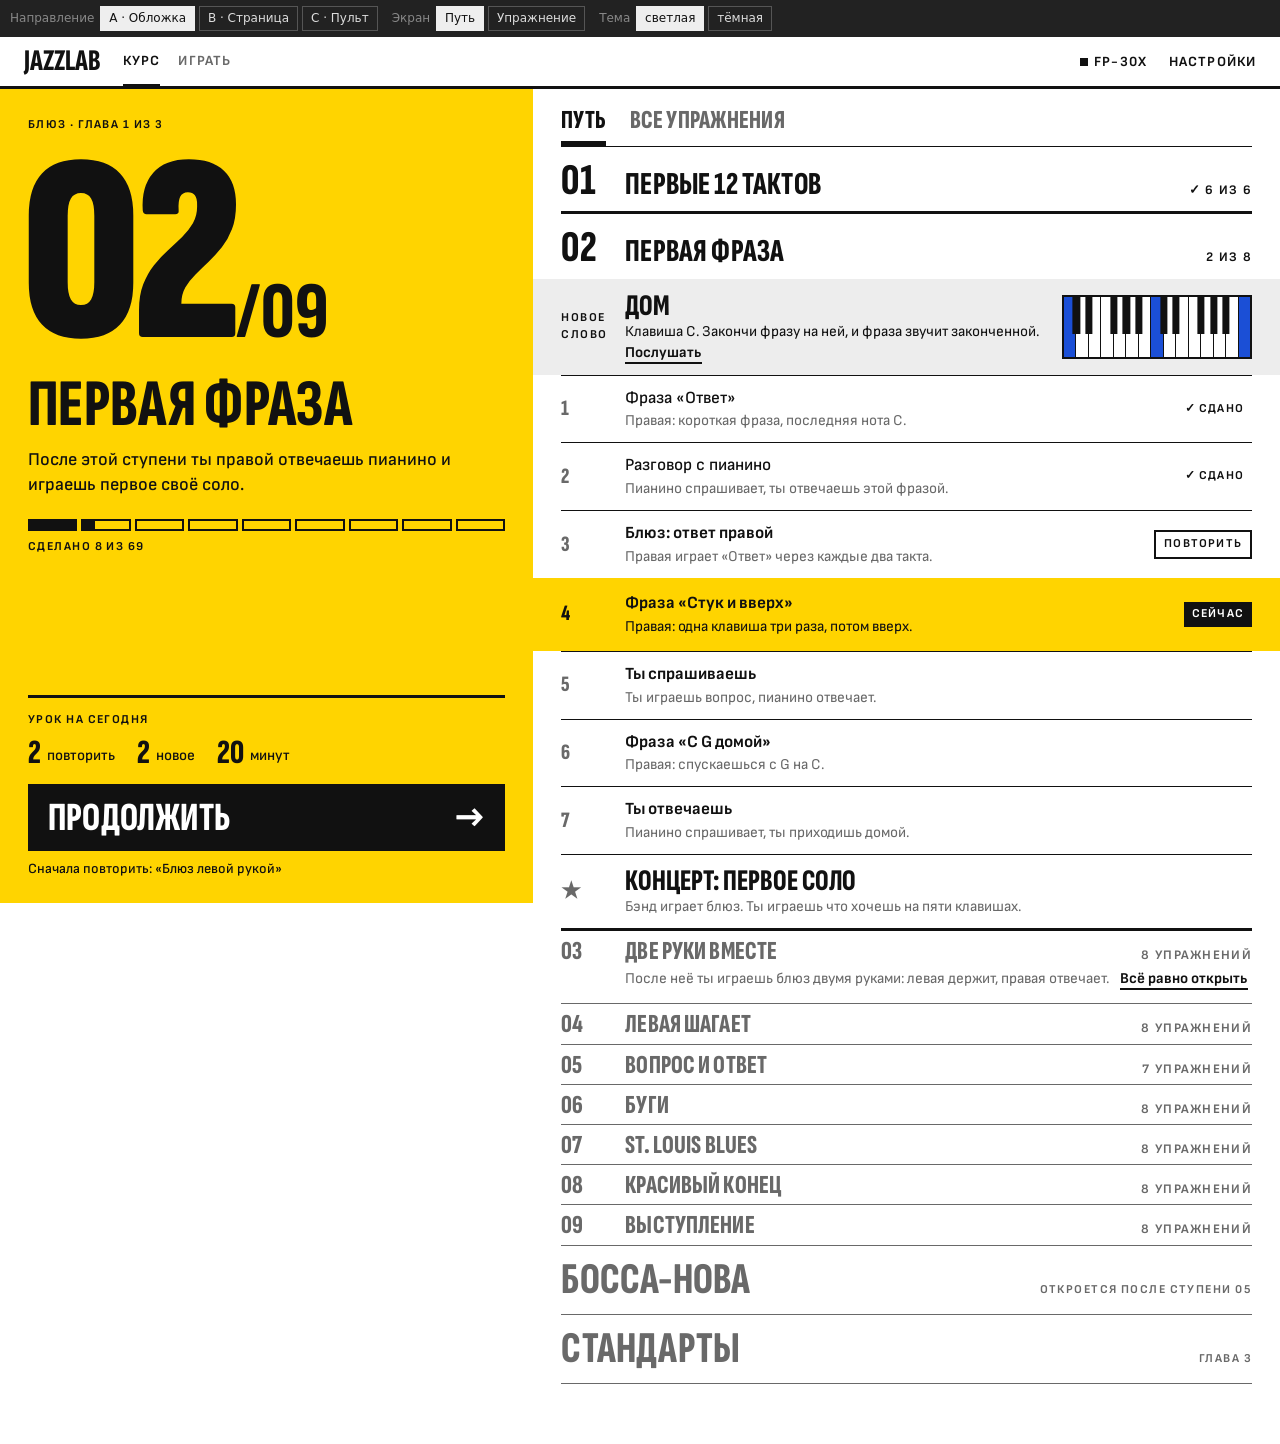
<file: docs/mockups/2026-11-21-directions/index.html>
<!doctype html>
<html lang="ru">
<head>
<meta charset="utf-8">
<meta name="viewport" content="width=device-width, initial-scale=1">
<title>Jazzlab: три направления</title>
<link rel="preconnect" href="https://fonts.googleapis.com">
<link rel="preconnect" href="https://fonts.gstatic.com" crossorigin>
<link rel="stylesheet" href="https://fonts.googleapis.com/css2?family=Sofia+Sans+Extra+Condensed:wght@700;800;900&family=Sofia+Sans:wght@400;500;700&family=Source+Serif+4:ital,opsz,wght@0,8..60,400;0,8..60,600;1,8..60,400&family=Onest:wght@400;500;700&family=JetBrains+Mono:wght@400;500;700&display=swap">
<style>
/* Static mockups, not app code. One data set, three directions (A cover, B page, C console), two screens, two themes. */
* { box-sizing: border-box; }
html, body { margin: 0; }
body { font: 14px/1.4 system-ui, sans-serif; background: #777; }
a { color: inherit; text-decoration: none; cursor: pointer; }
p, h1, h2 { margin: 0; }
.mk { position: sticky; top: 0; z-index: 9; display: flex; flex-wrap: wrap; gap: 4px 14px; align-items: center; padding: 6px 10px; background: #222; color: #ddd; font-size: 12px; }
.mk b { color: #888; font-weight: 400; margin-right: 2px; }
.mk button { font: inherit; color: #ddd; background: none; border: 1px solid #555; padding: 3px 8px; cursor: pointer; }
.mk button[aria-pressed="true"] { background: #eee; color: #111; border-color: #eee; }
#stage { min-height: calc(100vh - 34px); }

/* keyboard structure (skin per direction) */
.kb { position: relative; display: flex; width: 100%; height: var(--kb-h, 150px); }
.kb .w { flex: 1; position: relative; display: flex; flex-direction: column; justify-content: flex-end; align-items: center; gap: 6px; padding-bottom: 6px; }
.kb .b { position: absolute; top: 0; height: 62%; width: calc(100% / var(--n) * .58); transform: translateX(-50%); display: flex; justify-content: center; align-items: flex-end; padding-bottom: 6px; }
.kb i { font-style: normal; display: grid; place-items: center; width: 24px; height: 24px; font-weight: 700; font-size: 13px; }
.kb span { font-size: 11px; }

/* ============================ A · «Обложка» ============================ */
[data-dir="a"] { --paper: #ffffff; --ink: #111111; --hot: #ffd400; --dim: #696969; --soft: #ededed; --lh: #d9361a; --rh: #1b4fd6;
  font: 16px/1.4 "Sofia Sans", sans-serif; background: var(--paper); color: var(--ink); }
[data-dir="a"][data-theme="dark"] { --paper: #0e0e0f; --ink: #f3f2ed; --dim: #9d9c97; --soft: #1e1e20; --lh: #ff6a48; --rh: #7ea6ff; }
.a-d { font-family: "Sofia Sans Extra Condensed", sans-serif; font-weight: 800; text-transform: uppercase; line-height: .92; letter-spacing: .005em; }
.a-cap { font-size: 12px; font-weight: 700; text-transform: uppercase; letter-spacing: .12em; }
.a-top { display: flex; align-items: center; gap: 22px; padding: 0 24px; height: 52px; border-bottom: 3px solid var(--ink); font-weight: 700; font-size: 14px; text-transform: uppercase; letter-spacing: .08em; }
.a-top .a-logo { font-size: 30px; letter-spacing: 0; }
.a-top nav { display: flex; gap: 18px; height: 100%; }
.a-top nav a { display: flex; align-items: center; border-bottom: 5px solid transparent; margin-bottom: -3px; color: var(--dim); }
.a-top nav a.on { color: var(--ink); border-color: var(--ink); }
.a-top .sp { flex: 1; }
.a-top .midi::before { content: ""; display: inline-block; width: 8px; height: 8px; background: var(--ink); margin-right: 6px; }
.a-home { display: grid; grid-template-columns: minmax(340px, 5fr) 7fr; min-height: calc(100vh - 86px); }
.a-poster { background: var(--hot); color: #111; padding: 28px 28px 24px; display: flex; flex-direction: column; position: sticky; top: 34px; height: calc(100vh - 86px); min-height: 600px; }
.a-num { font-size: clamp(150px, 21vw, 270px); font-weight: 900; line-height: .78; margin: 18px 0 0 -6px; letter-spacing: -.02em; }
.a-num small { font-size: .3em; font-weight: 800; letter-spacing: 0; }
.a-poster h1 { font-size: clamp(44px, 5.2vw, 72px); margin-top: 14px; }
.a-goal { font-size: 18px; line-height: 1.35; max-width: 26em; margin-top: 12px; font-weight: 500; }
.a-segs { display: grid; grid-template-columns: repeat(9, 1fr); gap: 4px; margin: 22px 0 8px; }
.a-segs i { height: 12px; border: 2px solid #111; }
.a-segs i.on { background: #111; }
.a-segs i.half { background: linear-gradient(90deg, #111 25%, transparent 25%); }
.a-today { margin-top: auto; border-top: 3px solid #111; padding-top: 14px; }
.a-mix { display: flex; gap: 22px; margin: 8px 0 14px; font-size: 15px; font-weight: 500; }
.a-mix b { font: 800 34px/1 "Sofia Sans Extra Condensed"; margin-right: 6px; vertical-align: -3px; }
.a-go { display: flex; justify-content: space-between; align-items: center; background: #111; color: #fff; font-size: 40px; padding: 16px 20px 14px; }
.a-go:hover { background: #fff; color: #111; }
.a-nextline { margin-top: 8px; font-size: 14px; font-weight: 500; }
.a-list { padding: 0 28px 60px; }
.a-tabs { display: flex; gap: 24px; padding: 20px 0 0; border-bottom: 1px solid var(--ink); }
.a-tabs a { font-size: 26px; padding-bottom: 8px; color: var(--dim); border-bottom: 5px solid transparent; }
.a-tabs a.on { color: var(--ink); border-color: var(--ink); }
.a-step { border-bottom: 3px solid var(--ink); }
.a-sh { display: grid; grid-template-columns: 64px 1fr auto; align-items: baseline; padding: 14px 0 10px; }
.a-sh .n { font-size: 44px; }
.a-sh .t { font-size: 32px; }
.a-sh .m { font-size: 13px; font-weight: 700; text-transform: uppercase; letter-spacing: .1em; }
.a-step.lock { color: var(--dim); border-bottom: 1px solid var(--dim); }
.a-step.lock .a-sh { padding: 9px 0 6px; } .a-step.lock .n, .a-step.lock .t { font-size: 26px; }
.a-open { margin: -2px 0 14px 64px; font-size: 15px; } .a-open a { color: var(--ink); font-weight: 700; border-bottom: 2px solid var(--ink); margin-left: 8px; }
.a-it { display: grid; grid-template-columns: 64px 1fr auto; align-items: center; padding: 11px 0; border-top: 1px solid var(--ink); }
.a-it .n { font: 800 22px/1 "Sofia Sans Extra Condensed"; color: var(--dim); }
.a-it .t { font-weight: 700; font-size: 17px; } .a-it .d { font-size: 15px; color: var(--dim); }
.a-it .s { font-size: 12px; font-weight: 700; text-transform: uppercase; letter-spacing: .1em; padding: 4px 8px; }
.a-it.done .t { font-weight: 500; } .a-it.done .s::before { content: "✓ "; }
.a-it.rev .s { border: 2px solid var(--ink); }
.a-it.now { background: var(--hot); color: #111; margin: 0 -28px; padding: 14px 28px; border-top: 0; } .a-it.now .n, .a-it.now .d { color: #111; } .a-it.now .s { background: #111; color: #fff; }
.a-it.concert .t { font: 800 30px/1 "Sofia Sans Extra Condensed"; text-transform: uppercase; }
.a-it.word { grid-template-columns: 64px 1fr 190px; background: var(--soft); margin: 0 -28px; padding: 12px 28px; border-top: 0; }
.a-it.word .t { font: 800 30px/1 "Sofia Sans Extra Condensed"; text-transform: uppercase; } .a-it.word .d { color: var(--ink); }
.a-chap { display: flex; justify-content: space-between; align-items: baseline; padding: 14px 0; border-bottom: 1px solid var(--dim); color: var(--dim); }
.a-chap .a-d { font-size: 44px; }
[data-dir="a"] .kb { border: 2px solid var(--ink); border-right-width: 1px; background: var(--ink); }
[data-dir="a"] .kb .w { background: #fff; color: #555; border-right: 1px solid #111; }
[data-dir="a"][data-theme="dark"] .kb .w { background: #e9e8e3; }
[data-dir="a"] .kb .b { background: #111; }
[data-dir="a"] .kb i { background: #fff; color: #111; }
[data-dir="a"] .kb .lh.now { background: var(--lh); color: #fff; } [data-dir="a"] .kb .rh.now { background: var(--rh); color: #fff; }
[data-dir="a"] .kb .lh.next { box-shadow: inset 0 -44px 0 0 color-mix(in srgb, var(--lh) 30%, #fff); } [data-dir="a"] .kb .lh.next i { background: var(--lh); color: #fff; }
[data-dir="a"] .kb .rh.next { box-shadow: inset 0 -44px 0 0 color-mix(in srgb, var(--rh) 30%, #fff); }
.a-ex { display: grid; grid-template-columns: minmax(260px, 4fr) 8fr; }
.a-now { background: var(--hot); color: #111; padding: 24px 28px; display: flex; flex-direction: column; }
.a-now .ch { font-size: clamp(120px, 17vw, 220px); font-weight: 900; line-height: .8; margin: 10px 0 0 -4px; }
.a-now .nx { margin-top: auto; border-top: 3px solid #111; padding-top: 10px; display: flex; justify-content: space-between; align-items: flex-end; }
.a-now .nx b { font: 800 56px/.9 "Sofia Sans Extra Condensed"; }
.a-task { padding: 24px 28px; }
.a-task h1 { font-size: clamp(34px, 4.2vw, 56px); max-width: 16em; margin: 8px 0 10px; }
.a-task .lh { color: var(--lh); }
.a-beats { display: grid; grid-template-columns: repeat(4, 1fr); border: 2px solid var(--ink); margin: 18px 0; }
.a-beats div { padding: 6px 10px 10px; border-right: 1px solid var(--ink); min-height: 74px; } .a-beats div:last-child { border: 0; }
.a-beats small { font-weight: 700; font-size: 12px; color: var(--dim); } .a-beats b { display: block; font: 800 40px/1 "Sofia Sans Extra Condensed"; color: var(--lh); }
.a-bars { display: grid; grid-template-columns: repeat(4, 1fr); border-top: 2px solid var(--ink); border-left: 2px solid var(--ink); }
.a-bars div { border-right: 2px solid var(--ink); border-bottom: 2px solid var(--ink); padding: 4px 8px 6px; font: 800 26px/1 "Sofia Sans Extra Condensed"; display: flex; justify-content: space-between; }
.a-bars small { font: 700 11px/1 "Sofia Sans"; color: var(--dim); } .a-bars .on { background: var(--hot); color: #111; } .a-bars .on small { color: #111; }
.a-kbwrap { grid-column: 1 / -1; padding: 0 28px; --kb-h: 170px; }
.a-foot { grid-column: 1 / -1; display: flex; gap: 12px; align-items: center; padding: 16px 28px 28px; flex-wrap: wrap; }
.a-btn { font: 800 26px/1 "Sofia Sans Extra Condensed"; text-transform: uppercase; padding: 13px 22px 11px; border: 2px solid var(--ink); }
.a-btn.pri { background: var(--ink); color: var(--paper); }
.a-legend { display: flex; gap: 14px; font-size: 13px; font-weight: 700; } .a-legend i { display: inline-block; width: 12px; height: 12px; margin-right: 5px; }
@media (max-width: 820px) {
  .a-top { padding: 0 16px; gap: 14px; } .a-top .midi { display: none; }
  .a-home, .a-ex { grid-template-columns: 1fr; } .a-poster { position: static; height: auto; min-height: 0; padding: 20px 16px; }
  .a-num { font-size: 132px; } .a-today { margin-top: 22px; } .a-list { padding: 0 16px 40px; }
  .a-sh, .a-it { grid-template-columns: 40px 1fr auto; } .a-it.now, .a-it.word { margin: 0 -16px; padding-left: 16px; padding-right: 16px; }
  .a-it.word { grid-template-columns: 40px 1fr; } .a-it.word > div:last-child { grid-column: 2; margin-top: 8px; } .a-open { margin-left: 40px; }
  .a-now { padding: 14px 16px; flex-direction: row; align-items: flex-end; gap: 16px; } .a-now .ch { font-size: 96px; margin: 0; } .a-now .nx { margin: 0 0 0 auto; border: 0; flex-direction: column; align-items: flex-end; }
  .a-task { padding: 16px; } .a-kbwrap { padding: 0; --kb-h: 150px; } .a-foot { padding: 14px 16px 24px; } .a-btn { font-size: 22px; flex: 1; text-align: center; }
}

/* ============================ B · «Страница» ============================ */
[data-dir="b"] { --paper: #fbfbf9; --ink: #161616; --dim: #6c6c69; --rule: #cfcfca; --lh: #b8400e; --rh: #1d4fc4; --tint: #f0f0ec;
  font: 18px/1.5 "Source Serif 4", Georgia, serif; background: var(--paper); color: var(--ink); font-variant-numeric: oldstyle-nums; }
[data-dir="b"][data-theme="dark"] { --paper: #131312; --ink: #eceae4; --dim: #9a9892; --rule: #3a3a37; --lh: #f08a55; --rh: #86aaf5; --tint: #1d1d1b; }
.b-sc { font-variant-caps: all-small-caps; letter-spacing: .09em; font-size: 15px; font-variant-numeric: lining-nums; }
.b-page { max-width: 700px; margin: 0 auto; padding: 0 24px 80px; }
.b-top { display: flex; align-items: baseline; gap: 22px; padding: 22px 0 14px; border-bottom: 1px solid var(--ink); }
.b-top .logo { font-style: italic; font-size: 22px; } .b-top .sp { flex: 1; } .b-top .on { border-bottom: 1px solid var(--ink); } .b-top a { color: var(--dim); } .b-top a.on { color: var(--ink); }
.b-head { padding: 54px 0 0; }
.b-head h1 { font-weight: 400; font-size: clamp(38px, 6vw, 54px); line-height: 1.08; letter-spacing: -.015em; margin: 6px 0 12px; }
.b-head h1 em { color: var(--dim); font-style: normal; }
.b-goal { font-style: italic; font-size: 21px; max-width: 28em; }
.b-prog { margin: 30px 0 0; display: grid; grid-template-columns: repeat(9, 1fr); border-bottom: 1px solid var(--rule); }
.b-prog i { height: 9px; border-left: 1px solid var(--ink); position: relative; } .b-prog i:last-child { border-right: 1px solid var(--ink); }
.b-prog i.on::after, .b-prog i.half::after { content: ""; position: absolute; left: 0; bottom: -2px; height: 3px; background: var(--ink); width: 100%; } .b-prog i.half::after { width: 25%; }
.b-progl { display: flex; justify-content: space-between; color: var(--dim); margin-top: 6px; }
.b-today { margin: 34px 0 0; padding: 20px 0; border-top: 1px solid var(--ink); border-bottom: 1px solid var(--ink); display: grid; grid-template-columns: 1fr auto; gap: 8px 24px; align-items: center; }
.b-today p { color: var(--dim); font-size: 17px; } .b-today strong { font-weight: 400; font-size: 24px; color: var(--ink); display: block; line-height: 1.2; margin: 2px 0 4px; }
.b-btn { display: inline-block; background: var(--ink); color: var(--paper); padding: 13px 30px 14px; font-size: 20px; border: 1px solid var(--ink); border-radius: 2px; }
.b-btn.sec { background: none; color: var(--ink); }
.b-tabs { display: flex; gap: 24px; margin: 46px 0 8px; } .b-tabs a { color: var(--dim); } .b-tabs a.on { color: var(--ink); border-bottom: 1px solid var(--ink); }
.b-row { display: flex; align-items: baseline; gap: 8px; padding: 9px 0; }
.b-row .n { width: 2.6em; flex: none; } .b-row .dots { flex: 1; border-bottom: 1px dotted var(--dim); transform: translateY(-5px); min-width: 20px; } .b-row .m { color: var(--dim); font-size: 16px; white-space: nowrap; }
.b-step { font-size: 22px; } .b-step.lock { color: var(--dim); } .b-step.cur { font-weight: 600; }
.b-open { margin: -4px 0 10px 2.6em; font-size: 16px; font-style: italic; color: var(--dim); } .b-open a { font-style: normal; color: var(--ink); border-bottom: 1px solid var(--ink); }
.b-items { margin: 2px 0 14px 2.6em; border-top: 1px solid var(--rule); }
.b-it { display: grid; grid-template-columns: 1.8em 1fr auto; gap: 0 6px; padding: 10px 0; border-bottom: 1px solid var(--rule); align-items: baseline; }
.b-it .n { color: var(--dim); font-variant-numeric: lining-nums; font-size: 15px; } .b-it .d { grid-column: 2; color: var(--dim); font-size: 16px; line-height: 1.35; } .b-it .s { grid-row: 1; grid-column: 3; }
.b-it.done .t { color: var(--dim); } .b-it.now .t { font-weight: 600; } .b-it.now .n { color: var(--ink); } .b-it.now .n::before { content: "→"; position: absolute; margin-left: -1.3em; }
.b-it.concert .t { font-style: italic; font-size: 21px; }
.b-it.word { background: var(--tint); margin: 0 -14px; padding: 14px; grid-template-columns: 1fr 180px; border-bottom: 0; } .b-it.word > * { grid-column: 1; } .b-it.word .t { font-size: 26px; font-style: italic; line-height: 1.2; } .b-it.word .d { color: var(--ink); } .b-it.word > div:last-child { grid-row: 1 / span 3; grid-column: 2; align-self: center; }
.b-chap { margin-top: 26px; padding-top: 14px; border-top: 1px solid var(--rule); color: var(--dim); display: flex; justify-content: space-between; align-items: baseline; } .b-chap b { font-weight: 400; font-size: 28px; }
[data-dir="b"] .kb { --kw: #fbfbf9; border-top: 2px solid #161616; border-left: 1px solid #161616; }
[data-dir="b"][data-theme="dark"] .kb { --kw: #dddbd4; }
[data-dir="b"] .kb .w { border-right: 1px solid #161616; border-bottom: 1px solid #161616; color: #6c6c69; background: var(--kw); font-family: "Source Serif 4"; }
[data-dir="b"] .kb .b { background: #161616; height: 60%; }
[data-dir="b"] .kb i { border-radius: 50%; background: var(--kw); color: #161616; font-variant-numeric: lining-nums; }
[data-dir="b"] .kb .lh.now { background: var(--lh); color: #fff; } [data-dir="b"] .kb .rh.now { background: var(--rh); color: #fff; }
[data-dir="b"] .kb .lh.next i { background: none; border: 2px solid var(--lh); color: var(--lh); } [data-dir="b"] .kb .rh.next i { background: none; border: 2px solid var(--rh); color: var(--rh); }
.b-ex { max-width: 860px; }
.b-task { font-size: clamp(24px, 3.4vw, 32px); line-height: 1.25; letter-spacing: -.01em; margin: 6px 0 8px; max-width: 24em; } .b-task b { font-weight: 400; color: var(--lh); }
.b-rule { color: var(--dim); font-size: 17px; }
.b-nowrow { display: grid; grid-template-columns: auto 1fr auto; gap: 28px; align-items: end; margin: 30px 0 22px; }
.b-nowrow .ch { font-size: 84px; line-height: .9; letter-spacing: -.02em; font-variant-numeric: lining-nums; }
.b-beats { display: grid; grid-template-columns: repeat(4, 1fr); border-left: 1px solid var(--ink); border-bottom: 1px solid var(--ink); }
.b-beats div { border-right: 1px solid var(--rule); padding: 0 8px 6px; height: 64px; display: flex; flex-direction: column; justify-content: space-between; } .b-beats small { color: var(--dim); font-size: 14px; font-variant-numeric: lining-nums; } .b-beats b { font-weight: 600; font-size: 24px; color: var(--lh); }
.b-nowrow .nx { color: var(--dim); text-align: right; } .b-nowrow .nx b { display: block; font-weight: 400; font-size: 34px; color: var(--ink); line-height: 1; font-variant-numeric: lining-nums; }
.b-sheet { display: grid; grid-template-columns: repeat(4, 1fr); border-left: 1px solid var(--ink); margin-bottom: 26px; font-variant-numeric: lining-nums; }
.b-sheet div { border-right: 1px solid var(--ink); padding: 8px 10px; font-size: 22px; margin-bottom: 12px; position: relative; } .b-sheet div:nth-child(12) { border-right: 4px double var(--ink); }
.b-sheet .on { background: var(--tint); box-shadow: inset 0 -3px 0 var(--ink); } .b-sheet small { position: absolute; top: 2px; right: 6px; font-size: 12px; color: var(--dim); }
.b-kbwrap { --kb-h: 160px; }
.b-foot { display: flex; gap: 14px; align-items: center; margin-top: 22px; flex-wrap: wrap; } .b-foot .sp { flex: 1; }
.b-legend { display: flex; gap: 16px; color: var(--dim); font-size: 15px; } .b-legend i { display: inline-block; width: 10px; height: 10px; border-radius: 50%; margin-right: 5px; }
@media (max-width: 700px) {
  [data-dir="b"] { font-size: 17px; } .b-page { padding: 0 16px 60px; } .b-top { gap: 14px; } .b-head { padding-top: 30px; }
  .b-today { grid-template-columns: 1fr; } .b-btn { text-align: center; } .b-items, .b-open { margin-left: 0; }
  .b-it.word { grid-template-columns: 1fr; margin: 0; } .b-it.word > div:last-child { grid-row: auto; grid-column: 1; margin-top: 10px; }
  .b-nowrow { grid-template-columns: auto 1fr; gap: 16px; } .b-nowrow .ch { font-size: 60px; } .b-nowrow .nx { grid-column: 1 / -1; text-align: left; } .b-nowrow .nx b { display: inline; font-size: 22px; margin-left: 8px; }
  .b-kbwrap { margin: 0 -16px; --kb-h: 150px; } .b-foot .b-btn { flex: 1; }
}

/* ============================ C · «Пульт» ============================ */
[data-dir="c"] { --bg: #dfe1e4; --pan: #f1f2f3; --ink: #15171a; --dim: #5d626a; --line: #c3c7cd; --sig: #c6f032; --sig-t: #456200; --lh: #c9540a; --rh: #1763cf; --key: #fbfbfb;
  font: 15px/1.4 "Onest", sans-serif; background: var(--bg); color: var(--ink); }
[data-dir="c"][data-theme="dark"] { --bg: #0e0f11; --pan: #17191c; --ink: #e7e8ea; --dim: #8a9099; --line: #2a2e34; --sig-t: #c6f032; --lh: #ff9248; --rh: #5fa8ff; --key: #dcdde0; }
.c-m { font-family: "JetBrains Mono", monospace; font-size: 11px; letter-spacing: .08em; text-transform: uppercase; color: var(--dim); }
.c-shell { display: grid; grid-template-columns: 300px 1fr; min-height: calc(100vh - 34px); }
.c-rail { background: var(--pan); border-right: 1px solid var(--line); display: flex; flex-direction: column; }
.c-brand { display: flex; align-items: center; justify-content: space-between; padding: 14px 16px; border-bottom: 1px solid var(--line); }
.c-brand b { font: 700 15px "JetBrains Mono"; letter-spacing: .14em; }
.c-nav { display: grid; grid-template-columns: 1fr 1fr; border-bottom: 1px solid var(--line); }
.c-nav a { padding: 10px 16px; font-weight: 500; color: var(--dim); border-right: 1px solid var(--line); } .c-nav a.on { color: var(--ink); box-shadow: inset 0 -2px 0 var(--sig-t); }
.c-ch { display: flex; justify-content: space-between; padding: 14px 16px 6px; } .c-ch.dim { border-top: 1px solid var(--line); padding: 12px 16px; }
.c-st { display: grid; grid-template-columns: 26px 1fr; gap: 2px 8px; padding: 8px 16px; border-left: 3px solid transparent; align-items: center; }
.c-st .n { font: 500 12px "JetBrains Mono"; color: var(--dim); } .c-st .t { font-weight: 500; font-size: 14px; }
.c-leds { grid-column: 2; display: flex; gap: 3px; } .c-leds i { width: 14px; height: 4px; background: var(--line); } .c-leds i.on { background: var(--sig-t); } [data-theme="dark"] .c-leds i.on { background: var(--sig); box-shadow: 0 0 6px rgba(198, 240, 50, .5); }
.c-st.cur { background: var(--bg); border-left-color: var(--sig-t); } .c-st.lock .t { color: var(--dim); font-weight: 400; }
.c-rfoot { margin-top: auto; padding: 12px 16px; border-top: 1px solid var(--line); display: flex; justify-content: space-between; }
.c-rfoot .ok::before { content: ""; display: inline-block; width: 7px; height: 7px; border-radius: 50%; background: var(--sig-t); margin-right: 6px; }
.c-main { padding: 20px; display: grid; gap: 14px; align-content: start; max-width: 900px; }
.c-mod { background: var(--pan); border: 1px solid var(--line); border-radius: 4px; }
.c-mh { display: flex; justify-content: space-between; align-items: center; padding: 9px 14px; border-bottom: 1px solid var(--line); }
.c-today { display: grid; grid-template-columns: 1fr 250px; }
.c-pos { padding: 16px 14px; } .c-pos .big { font: 500 44px/1 "JetBrains Mono"; letter-spacing: -.03em; } .c-pos .big small { font-size: 18px; color: var(--dim); letter-spacing: 0; }
.c-pos h1 { font-size: 22px; font-weight: 700; margin: 10px 0 4px; } .c-pos p { color: var(--dim); max-width: 34em; }
.c-go { border-left: 1px solid var(--line); padding: 14px; display: flex; flex-direction: column; gap: 10px; justify-content: center; }
.c-btn { display: flex; align-items: center; justify-content: center; gap: 10px; background: var(--sig); color: #15171a; font: 700 14px "JetBrains Mono"; letter-spacing: .1em; text-transform: uppercase; padding: 16px; border-radius: 4px; border: 1px solid #15171a; }
.c-btn.sec { background: none; color: var(--ink); border-color: var(--line); }
.c-mix { display: grid; grid-template-columns: repeat(3, 1fr); text-align: center; } .c-mix b { display: block; font: 500 22px "JetBrains Mono"; }
.c-row { display: grid; grid-template-columns: 34px 1fr auto; gap: 0 10px; padding: 10px 14px; border-bottom: 1px solid var(--line); align-items: center; } .c-row:last-child { border-bottom: 0; }
.c-row .n { font: 500 12px "JetBrains Mono"; color: var(--dim); } .c-row .t { font-weight: 500; } .c-row .d { grid-column: 2; color: var(--dim); font-size: 14px; }
.c-row .s { grid-row: 1 / span 2; grid-column: 3; font: 500 11px "JetBrains Mono"; letter-spacing: .08em; text-transform: uppercase; color: var(--dim); display: flex; align-items: center; gap: 6px; }
.c-row .s::before { content: ""; width: 8px; height: 8px; border-radius: 50%; border: 1px solid var(--dim); } .c-row.done .s::before { background: var(--sig-t); border-color: var(--sig-t); } .c-row.rev .s::before { border-color: var(--ink); background: linear-gradient(90deg, var(--ink) 50%, transparent 50%); }
.c-row.now { box-shadow: inset 3px 0 0 var(--sig-t); background: var(--bg); } .c-row.now .s { color: var(--ink); } .c-row.now .s::before { background: var(--sig); border-color: var(--ink); }
.c-row.concert .t::before { content: "КОНЦЕРТ "; font: 500 11px "JetBrains Mono"; letter-spacing: .08em; color: var(--sig-t); margin-right: 4px; }
.c-row.word { grid-template-columns: 34px 1fr 180px; } .c-row.word > div:last-child { grid-row: 1 / span 2; grid-column: 3; }
.c-nextst { display: flex; justify-content: space-between; align-items: center; padding: 12px 14px; color: var(--dim); gap: 12px; } .c-nextst a { color: var(--ink); border-bottom: 1px solid var(--dim); white-space: nowrap; }
[data-dir="c"] .kb { background: #000; padding: 2px 2px 0; gap: 2px; border-radius: 3px 3px 0 0; }
[data-dir="c"] .kb .w { background: var(--key); border-radius: 0 0 3px 3px; color: #777; font-family: "JetBrains Mono"; }
[data-dir="c"] .kb .b { background: #121316; border-radius: 0 0 3px 3px; }
[data-dir="c"] .kb i { border-radius: 3px; background: #15171a; color: #fff; font-family: "JetBrains Mono"; }
[data-dir="c"] .kb .lh.now { background: var(--lh); color: #15171a; } [data-dir="c"] .kb .rh.now { background: var(--rh); color: #fff; }
[data-dir="c"] .kb .lh.next { box-shadow: inset 0 5px 0 var(--lh); } [data-dir="c"] .kb .lh.next i { background: none; color: var(--lh); border: 1px solid var(--lh); } [data-dir="c"] .kb .rh.next { box-shadow: inset 0 5px 0 var(--rh); }
.c-ex { padding: 0; display: grid; grid-template-rows: auto 1fr auto auto; min-height: calc(100vh - 34px); }
.c-bar { display: flex; align-items: center; gap: 14px; padding: 10px 16px; background: var(--pan); border-bottom: 1px solid var(--line); flex-wrap: wrap; }
.c-bar h1 { font-size: 17px; font-weight: 700; } .c-bar .sp { flex: 1; }
.c-sw { display: flex; border: 1px solid var(--line); border-radius: 4px; overflow: hidden; } .c-sw a { padding: 7px 12px; font: 500 12px "JetBrains Mono"; text-transform: uppercase; letter-spacing: .06em; color: var(--dim); } .c-sw a.on { background: var(--ink); color: var(--pan); }
.c-work { padding: 16px; display: grid; grid-template-columns: 300px 1fr; gap: 14px; align-content: start; }
.c-lcd { padding: 14px; } .c-lcd .ch { font: 500 76px/1 "JetBrains Mono"; letter-spacing: -.04em; margin: 6px 0 12px; }
.c-pads { display: grid; grid-template-columns: repeat(4, 1fr); gap: 6px; }
.c-pads div { border: 1px solid var(--line); border-radius: 3px; height: 62px; padding: 5px 7px; display: flex; flex-direction: column; justify-content: space-between; background: var(--bg); } .c-pads small { font: 500 11px "JetBrains Mono"; color: var(--dim); } .c-pads b { font: 700 20px "JetBrains Mono"; color: var(--lh); }
.c-pads .hit { border-color: var(--lh); }
.c-nx { display: flex; justify-content: space-between; align-items: baseline; border-top: 1px solid var(--line); margin-top: 14px; padding-top: 10px; } .c-nx b { font: 500 22px "JetBrains Mono"; }
.c-taskm p { padding: 14px; font-size: 19px; line-height: 1.35; } .c-taskm p b { color: var(--lh); font-weight: 700; } .c-taskm .rule { font-size: 14px; color: var(--dim); padding-top: 0; }
.c-seq { display: grid; grid-template-columns: repeat(12, 1fr); gap: 4px; padding: 0 14px 14px; }
.c-seq div { border: 1px solid var(--line); border-radius: 3px; padding: 5px 4px 7px; text-align: center; font: 500 13px "JetBrains Mono"; background: var(--bg); } .c-seq small { display: block; font-size: 10px; color: var(--dim); }
.c-seq .on { background: var(--sig); color: #15171a; border-color: #15171a; } .c-seq .on small { color: #15171a; } .c-seq div:nth-child(4n) { margin-right: 6px; }
.c-kbwrap { padding: 0 16px; --kb-h: 170px; }
.c-foot { display: flex; gap: 10px; align-items: center; padding: 12px 16px 18px; background: var(--pan); border-top: 1px solid var(--line); flex-wrap: wrap; } .c-foot .sp { flex: 1; } .c-foot .c-btn { padding: 13px 22px; }
.c-legend { display: flex; gap: 14px; } .c-legend i { display: inline-block; width: 10px; height: 10px; margin-right: 5px; border-radius: 2px; }
@media (max-width: 820px) {
  .c-shell { grid-template-columns: 1fr; } .c-rail { border-right: 0; border-bottom: 1px solid var(--line); } .c-rfoot, .c-ch.dim { display: none; }
  .c-steps { display: grid; grid-template-columns: repeat(9, 1fr); padding: 0 12px 12px; gap: 4px; } .c-st { display: block; padding: 6px 0 0; border-left: 0; border-top: 3px solid var(--line); text-align: center; } .c-st .t, .c-st .c-leds { display: none; } .c-st.cur { border-top-color: var(--sig-t); } .c-st.done { border-top-color: var(--dim); }
  .c-main { padding: 12px; } .c-today { grid-template-columns: 1fr; } .c-go { border-left: 0; border-top: 1px solid var(--line); }
  .c-row.word { grid-template-columns: 34px 1fr; } .c-row.word > div:last-child { grid-row: auto; grid-column: 2; margin-top: 8px; }
  .c-work { grid-template-columns: 1fr; padding: 12px; } .c-lcd { display: grid; grid-template-columns: auto 1fr; gap: 0 14px; align-items: center; } .c-lcd .c-m, .c-lcd .c-nx { grid-column: 1 / -1; } .c-lcd .ch { font-size: 48px; margin: 4px 0; }
  .c-seq { grid-template-columns: repeat(4, 1fr); } .c-seq div:nth-child(4n) { margin-right: 0; } .c-kbwrap { padding: 0; --kb-h: 150px; } .c-foot .c-btn { flex: 1; }
}
</style>
</head>
<body>
<div class="mk">
  <span><b>Направление</b> <button data-k="dir" data-v="a">A · Обложка</button> <button data-k="dir" data-v="b">B · Страница</button> <button data-k="dir" data-v="c">C · Пульт</button></span>
  <span><b>Экран</b> <button data-k="scr" data-v="home">Путь</button> <button data-k="scr" data-v="ex">Упражнение</button></span>
  <span><b>Тема</b> <button data-k="theme" data-v="light">светлая</button> <button data-k="theme" data-v="dark">тёмная</button></span>
</div>
<div id="stage"></div>
<script>
// ---- one data set for every direction ----
const STEPS = [
  { t: 'Первые 12 тактов', n: 6, done: 6 },
  { t: 'Первая фраза', n: 8, done: 2, goal: 'После этой ступени ты правой отвечаешь пианино и играешь первое своё соло.' },
  { t: 'Две руки вместе', n: 8, done: 0, goal: 'После неё ты играешь блюз двумя руками: левая держит, правая отвечает.' },
  { t: 'Левая шагает', n: 8, done: 0 }, { t: 'Вопрос и ответ', n: 7, done: 0 }, { t: 'Буги', n: 8, done: 0 },
  { t: 'St. Louis Blues', n: 8, done: 0 }, { t: 'Красивый конец', n: 8, done: 0 }, { t: 'Выступление', n: 8, done: 0 }
];
const CUR = 1, DONE = 8, TOTAL = 69;
const ITEMS = [
  { k: 'word', t: 'Дом', d: 'Клавиша C. Закончи фразу на ней, и фраза звучит законченной.' },
  { t: 'Фраза «Ответ»', d: 'Правая: короткая фраза, последняя нота C.', s: 'done' },
  { t: 'Разговор с пианино', d: 'Пианино спрашивает, ты отвечаешь этой фразой.', s: 'done' },
  { t: 'Блюз: ответ правой', d: 'Правая играет «Ответ» через каждые два такта.', s: 'rev' },
  { t: 'Фраза «Стук и вверх»', d: 'Правая: одна клавиша три раза, потом вверх.', s: 'now' },
  { t: 'Ты спрашиваешь', d: 'Ты играешь вопрос, пианино отвечает.' },
  { t: 'Фраза «С G домой»', d: 'Правая: спускаешься с G на C.' },
  { t: 'Ты отвечаешь', d: 'Пианино спрашивает, ты приходишь домой.' },
  { k: 'concert', t: 'Первое соло', d: 'Бэнд играет блюз. Ты играешь что хочешь на пяти клавишах.' }
];
const S = { done: 'сдано', rev: 'повторить', now: 'сейчас' };
const BARS = ['C7', 'C7', 'C7', 'C7', 'F7', 'F7', 'C7', 'C7', 'G7', 'F7', 'C7', 'C7'];
const ROMAN = ['I', 'II', 'III', 'IV', 'V', 'VI', 'VII', 'VIII', 'IX'];
const p2 = (n) => String(n).padStart(2, '0');

function kb({ oct = 2, marks = {}, labels = true } = {}) {
  const W = ['C', 'D', 'E', 'F', 'G', 'A', 'B'], n = oct * 7 + 1; let h = `<div class="kb" style="--n:${n}">`;
  for (let i = 0; i < n; i++) { const id = W[i % 7] + Math.floor(i / 7), m = marks[id]; h += `<div class="w ${m ? m.c : ''}">${m && m.f ? `<i>${m.f}</i>` : ''}${labels ? `<span>${W[i % 7]}</span>` : ''}</div>`; }
  for (let i = 0; i < n - 1; i++) { if ('CDFGA'.includes(W[i % 7])) { const m = marks[W[i % 7] + '#' + Math.floor(i / 7)]; h += `<div class="b ${m ? m.c : ''}" style="left:calc(${i + 1} * 100% / ${n})"></div>`; } }
  return h + '</div>';
}
const wordKb = () => `<div style="--kb-h:64px">${kb({ oct: 2, labels: false, marks: { C0: { c: 'rh now' }, C1: { c: 'rh now' }, C2: { c: 'rh now' } } })}</div>`;
const exKb = () => kb({ oct: 2, marks: { C0: { c: 'lh now', f: 5 }, G0: { c: 'lh next', f: 1 } } });
const segs = () => STEPS.map((s, i) => `<i class="${i < CUR ? 'on' : i === CUR ? 'half' : ''}"></i>`).join('');
const num = (i) => ITEMS.slice(0, i + 1).filter((x) => x.k !== 'word').length;

// ---------------- A ----------------
const aTop = (crumb) => `<header class="a-top"><span class="a-logo a-d">Jazzlab</span>${crumb || '<nav><a class="on">Курс</a><a>Играть</a></nav>'}<span class="sp"></span><span class="midi">FP-30X</span><a>Настройки</a></header>`;
function aHome() {
  const items = ITEMS.map((it, i) => it.k === 'word'
    ? `<div class="a-it word"><span class="a-cap">Новое<br>слово</span><div><div class="t">${it.t}</div><div class="d">${it.d} <a style="border-bottom:2px solid;font-weight:700">Послушать</a></div></div>${wordKb()}</div>`
    : `<a class="a-it ${it.s || ''} ${it.k || ''}"><span class="n">${it.k === 'concert' ? '★' : num(i)}</span><div><div class="t">${it.k === 'concert' ? 'Концерт: ' : ''}${it.t}</div><div class="d">${it.d}</div></div><span class="s">${S[it.s] || ''}</span></a>`).join('');
  const steps = STEPS.map((s, i) => i < CUR ? `<div class="a-step"><div class="a-sh"><span class="n a-d">${p2(i + 1)}</span><span class="t a-d">${s.t}</span><span class="m">✓ ${s.n} из ${s.n}</span></div></div>`
    : i === CUR ? `<div class="a-step"><div class="a-sh"><span class="n a-d">${p2(i + 1)}</span><span class="t a-d">${s.t}</span><span class="m">${s.done} из ${s.n}</span></div>${items}</div>`
    : `<div class="a-step lock"><div class="a-sh"><span class="n a-d">${p2(i + 1)}</span><span class="t a-d">${s.t}</span><span class="m">${s.n} упражнений</span></div>${i === CUR + 1 ? `<div class="a-open">${s.goal} <a>Всё равно открыть</a></div>` : ''}</div>`).join('');
  return aTop() + `<div class="a-home"><section class="a-poster">
    <div class="a-cap">Блюз · глава 1 из 3</div>
    <div class="a-num a-d">${p2(CUR + 1)}<small>/${p2(STEPS.length)}</small></div>
    <h1 class="a-d">${STEPS[CUR].t}</h1><p class="a-goal">${STEPS[CUR].goal}</p>
    <div class="a-segs">${segs()}</div><div class="a-cap">Сделано ${DONE} из ${TOTAL}</div>
    <div class="a-today"><div class="a-cap">Урок на сегодня</div><div class="a-mix"><span><b>2</b>повторить</span><span><b>2</b>новое</span><span><b>20</b>минут</span></div>
    <a class="a-go a-d"><span>Продолжить</span><span>→</span></a><div class="a-nextline">Сначала повторить: «Блюз левой рукой»</div></div></section>
    <section class="a-list"><div class="a-tabs"><a class="a-d on">Путь</a><a class="a-d">Все упражнения</a></div>${steps}
    <div class="a-chap"><span class="a-d">Босса-нова</span><span class="a-cap">откроется после ступени 05</span></div><div class="a-chap"><span class="a-d">Стандарты</span><span class="a-cap">глава 3</span></div></section></div>`;
}
function aEx() {
  return aTop('<a>← Блюз · ступень 01</a>') + `<div class="a-ex"><section class="a-now"><div class="a-cap">Сейчас · такт 1 из 12</div><div class="ch a-d">C7</div>
    <div class="nx"><span class="a-cap">Дальше<br>через 4 такта</span><b>F7</b></div></section>
    <section class="a-task"><div class="a-cap">Блюз левой рукой · этап 1 из 2: ноты, без темпа</div>
    <h1 class="a-d"><span class="lh">Левая:</span> C мизинцем на «раз», G большим на «три»</h1>
    <p>В каждом такте то же самое, от ноты аккорда. Зачёт: все 12 тактов без ошибок. Экран ждёт тебя.</p>
    <div class="a-beats"><div><small>1</small><b>C</b></div><div><small>2</small></div><div><small>3</small><b>G</b></div><div><small>4</small></div></div>
    <div class="a-bars">${BARS.map((b, i) => `<div class="${i ? '' : 'on'}">${b}<small>${i + 1}</small></div>`).join('')}</div></section>
    <div class="a-kbwrap">${exKb()}</div>
    <footer class="a-foot"><div class="a-legend"><span><i style="background:var(--lh)"></i>левая</span><span><i style="background:var(--rh)"></i>правая</span></div><span style="flex:1"></span><a class="a-btn">Послушать такт</a><a class="a-btn pri">С начала</a></footer></div>`;
}
// ---------------- B ----------------
const bTop = (crumb) => `<header class="b-top"><span class="logo">Jazzlab</span>${crumb || '<a class="on b-sc">Курс</a><a class="b-sc">Играть</a>'}<span class="sp"></span><span class="b-sc" style="color:var(--dim)">FP-30X подключён</span><a class="b-sc">Настройки</a></header>`;
function bHome() {
  const items = ITEMS.map((it, i) => it.k === 'word'
    ? `<div class="b-it word"><span class="b-sc">Новое слово</span><span class="t">${it.t}</span><span class="d">${it.d} <a style="border-bottom:1px solid">Послушать</a></span>${wordKb()}</div>`
    : `<a class="b-it ${it.s || ''} ${it.k || ''}"><span class="n">${it.k === 'concert' ? '✻' : num(i)}</span><span class="t">${it.k === 'concert' ? 'Концерт. ' : ''}${it.t}</span><span class="s b-sc">${S[it.s] || ''}</span><span class="d">${it.d}</span></a>`).join('');
  const steps = STEPS.map((s, i) => `<div class="b-row b-step ${i === CUR ? 'cur' : i > CUR ? 'lock' : ''}"><span class="n">${ROMAN[i]}.</span><span>${s.t}</span><span class="dots"></span><span class="m">${i < CUR ? 'пройдена' : i === CUR ? `${s.done} из ${s.n}` : `${s.n} упражнений`}</span></div>`
    + (i === CUR ? `<div class="b-items">${items}</div>` : i === CUR + 1 ? `<div class="b-open">${s.goal} <a>Открыть всё равно</a></div>` : '')).join('');
  return `<div class="b-page">${bTop()}<section class="b-head"><div class="b-sc">Блюз · глава первая из трёх</div>
    <h1><em>Ступень II из IX.</em><br>${STEPS[CUR].t}</h1><p class="b-goal">${STEPS[CUR].goal}</p>
    <div class="b-prog">${segs()}</div><div class="b-progl b-sc"><span>сделано ${DONE} из ${TOTAL}</span><span>выступление</span></div></section>
    <section class="b-today"><div><span class="b-sc">Урок на сегодня</span><strong>Блюз левой рукой</strong><p>Повторить 2, новое 2. Около 20 минут.</p></div><a class="b-btn">Продолжить</a></section>
    <div class="b-tabs b-sc"><a class="on">Путь</a><a>Все упражнения</a></div>${steps}
    <div class="b-chap"><b>Босса-нова</b><span class="b-sc">откроется после ступени V</span></div><div class="b-chap"><b>Стандарты</b><span class="b-sc">глава третья</span></div></div>`;
}
function bEx() {
  return `<div class="b-page b-ex">${bTop('<a class="b-sc" style="color:var(--ink)">← Блюз, ступень I</a>')}<section class="b-head" style="padding-top:34px"><div class="b-sc">Блюз левой рукой · этап 1 из 2: ноты, без темпа</div>
    <p class="b-task"><b>Левая:</b> C мизинцем на «раз», G большим пальцем на «три».</p><p class="b-rule">В каждом такте то же самое, от ноты аккорда. Зачёт: все 12 тактов без ошибок. Экран ждёт тебя.</p></section>
    <div class="b-nowrow"><div><div class="b-sc">Сейчас · такт 1</div><div class="ch">C7</div></div>
      <div class="b-beats"><div><small>1</small><b>C</b></div><div><small>2</small></div><div><small>3</small><b>G</b></div><div><small>4</small></div></div>
      <div class="nx"><span class="b-sc">дальше, через 4 такта</span><b>F7</b></div></div>
    <div class="b-sheet">${BARS.map((b, i) => `<div class="${i ? '' : 'on'}">${b}<small>${i + 1}</small></div>`).join('')}</div>
    <div class="b-kbwrap">${exKb()}</div>
    <footer class="b-foot"><div class="b-legend"><span><i style="background:var(--lh)"></i>левая</span><span><i style="background:var(--rh)"></i>правая</span></div><span class="sp"></span><a class="b-btn sec">Послушать такт</a><a class="b-btn">С начала</a></footer></div>`;
}
// ---------------- C ----------------
function cRail() {
  return `<aside class="c-rail"><div class="c-brand"><b>JAZZLAB</b><span class="c-m">v2</span></div><nav class="c-nav"><a class="on">Курс</a><a>Играть</a></nav>
    <div class="c-ch c-m"><span>Глава 1 · Блюз</span><span>${DONE}/${TOTAL}</span></div><div class="c-steps">
    ${STEPS.map((s, i) => `<a class="c-st ${i < CUR ? 'done' : i === CUR ? 'cur' : 'lock'}"><span class="n">${p2(i + 1)}</span><span class="t">${s.t}</span><span class="c-leds">${Array.from({ length: s.n }, (_, k) => `<i class="${k < s.done ? 'on' : ''}"></i>`).join('')}</span></a>`).join('')}</div>
    <div class="c-ch dim c-m"><span>Глава 2 · Босса-нова</span><span>после 05</span></div><div class="c-ch dim c-m"><span>Глава 3 · Стандарты</span><span>закрыта</span></div>
    <div class="c-rfoot c-m"><span class="ok">FP-30X</span><a>Настройки</a></div></aside>`;
}
function cHome() {
  const rows = ITEMS.map((it, i) => it.k === 'word'
    ? `<div class="c-row word"><span class="n">A/я</span><span class="t"><span class="c-m" style="color:var(--sig-t)">Новое слово</span> ${it.t}</span><span class="d">${it.d} <a style="border-bottom:1px solid">Послушать</a></span>${wordKb()}</div>`
    : `<a class="c-row ${it.s || ''} ${it.k || ''}"><span class="n">${p2(num(i))}</span><span class="t">${it.t}</span><span class="d">${it.d}</span><span class="s">${S[it.s] || 'впереди'}</span></a>`).join('');
  return `<div class="c-shell">${cRail()}<main class="c-main">
    <section class="c-mod"><div class="c-mh c-m"><span>Урок на сегодня</span><span>10 · <b style="color:var(--ink)">20</b> · 40 мин</span></div><div class="c-today">
      <div class="c-pos"><div class="big">${p2(CUR + 1)}<small> / ${p2(STEPS.length)} ступень</small></div><h1>${STEPS[CUR].t}</h1><p>${STEPS[CUR].goal}</p></div>
      <div class="c-go"><div class="c-mix c-m"><span><b style="color:var(--ink)">2</b>повторить</span><span><b style="color:var(--ink)">2</b>новое</span><span><b style="color:var(--ink)">20</b>мин</span></div><a class="c-btn">▶ Продолжить</a><span class="c-m">Сначала: Блюз левой рукой</span></div></div></section>
    <section class="c-mod"><div class="c-mh c-m"><span>Ступень ${p2(CUR + 1)} · ${STEPS[CUR].done} из ${STEPS[CUR].n}</span><span><b style="color:var(--ink)">Путь</b> · Все упражнения</span></div>${rows}</section>
    <section class="c-mod c-nextst"><span><span class="c-m">Дальше · ступень 03</span><br>${STEPS[2].t}. ${STEPS[2].goal}</span><a>Открыть всё равно</a></section></main></div>`;
}
function cEx() {
  return `<div class="c-ex"><header class="c-bar"><a class="c-m">← Ступень 01</a><h1>Блюз левой рукой</h1><span class="sp"></span><div class="c-sw"><a class="on">1 Ноты</a><a>2 В темпе</a></div><span class="c-m">FP-30X</span></header>
    <div class="c-work"><section class="c-mod c-lcd"><span class="c-m">Сейчас · такт 01/12</span><div class="ch">C7</div>
      <div class="c-pads"><div class="hit"><small>1</small><b>C</b></div><div><small>2</small></div><div class="hit"><small>3</small><b>G</b></div><div><small>4</small></div></div>
      <div class="c-nx"><span class="c-m">Дальше · через 4 такта</span><b>F7</b></div></section>
    <section class="c-mod c-taskm"><div class="c-mh c-m"><span>Задание</span><span>этап 1 из 2 · без темпа</span></div>
      <p><b>Левая:</b> C мизинцем на «раз», G большим пальцем на «три».</p><p class="rule">В каждом такте то же самое, от ноты аккорда. Зачёт: все 12 тактов без ошибок. Экран ждёт тебя.</p>
      <div class="c-seq">${BARS.map((b, i) => `<div class="${i ? '' : 'on'}"><small>${p2(i + 1)}</small>${b}</div>`).join('')}</div></section></div>
    <div class="c-kbwrap">${exKb()}</div>
    <footer class="c-foot"><div class="c-legend c-m"><span><i style="background:var(--lh)"></i>левая</span><span><i style="background:var(--rh)"></i>правая</span></div><span class="sp"></span><a class="c-btn sec">Послушать такт</a><a class="c-btn">С начала</a></footer></div>`;
}

const R = { a: { home: aHome, ex: aEx }, b: { home: bHome, ex: bEx }, c: { home: cHome, ex: cEx } };
const st = { dir: 'a', scr: 'home', theme: 'light' };
(location.hash.slice(1).split('-')).forEach((v, i) => { const k = ['dir', 'scr', 'theme'][i]; if (v && k) st[k] = v; });
function paint() {
  const stage = document.getElementById('stage');
  stage.dataset.dir = st.dir; stage.dataset.theme = st.theme; stage.innerHTML = (R[st.dir] || R.a)[st.scr === 'ex' ? 'ex' : 'home']();
  document.querySelectorAll('.mk button').forEach((b) => b.setAttribute('aria-pressed', String(st[b.dataset.k] === b.dataset.v)));
  history.replaceState(null, '', `#${st.dir}-${st.scr}-${st.theme}`);
}
document.querySelector('.mk').addEventListener('click', (e) => { const b = e.target.closest('button'); if (!b) return; st[b.dataset.k] = b.dataset.v; paint(); window.scrollTo(0, 0); });
paint();
</script>
</body>
</html>
</file>
<file: app/css/app.css>
/* Jazzlab palette «cover» (Blue Note covers): ink + paper, one yellow, hard rules instead of cards, zero radius.
   One palette, light and dark (checked for WCAG AA in tests/theme.test.mjs). Colour carries meaning:
   --hot (yellow) only for «now / current» and the one primary block of a screen; --rh / --lh only for hands;
   --ok / --meh / --bad only for results. --accent is ink (primary buttons, emphasis), not a hue.
   Keys stay light in both themes, so their fills have theme-invariant tokens (--rh-key, --lh-key, --key-ink). */
:root {
  --bg: #ffffff; --panel: #ffffff; --sub: #ededed; --fg: #111111; --muted: #5f5f5f; --line: #111111; --hair: #cfcfcf;
  --accent: #111111; --accent-fg: #ffffff; --hot: #ffd400; --hot-fg: #111111; --hero: #ffd400; --hero-fg: #111111; --cta: #111111; --cta-fg: #ffffff;
  --rh: #5b2fd6; --rh-soft: #e4dcfb; --lh: #cf3215; --lh-soft: #fbdcd3;
  --ok: #0f6b33; --ok-soft: #dcefe2; --meh: #8a5200; --meh-soft: #f7e6c4; --bad: #b3123a; --bad-soft: #fadde4; --none: #dcdcdc;
  --paper: #ffffff; --staff: #777777; --band: rgba(91, 47, 214, .12);
  --ivory: #ffffff; --ivory-edge: #111111; --ebony: #111111; --ebony-top: #111111; --lbl: #5f5f5f;
  --rh-key: #5b2fd6; --lh-key: #cf3215; --key-ink: #111111; --key-paper: #ffffff;
  --on: #ffffff; /* text on solid ok / bad / hand-colour fills */
  --k3: #5b2fd6; --k7: #cf3215; /* chord-tone roles (third, seventh): still the hand hues, kept as their own tokens */
  --rule: 3px;
  --display: "Sofia Sans Extra Condensed", "Arial Narrow", system-ui, sans-serif;
  --body: "Sofia Sans", system-ui, -apple-system, "Segoe UI", sans-serif;
  --music: "Noto Music", "Bravura", "Segoe UI Symbol", serif;
  /* type scale: caption 12 / body 16 / lead 18 / display 22 · 30 · 44 · 72; --t-giant for the one focal value of a screen */
  --t-cap: 12px; --t-body: 16px; --t-lead: 18px; --t-d1: 22px; --t-d2: 30px; --t-d3: 44px; --t-d4: 72px;
  --t-giant: clamp(72px, 12vw, 150px);
  color-scheme: light;
}
:root[data-theme="dark"] {
  --bg: #0e0e0f; --panel: #0e0e0f; --sub: #1e1e20; --fg: #f3f2ed; --muted: #a3a29c; --line: #f3f2ed; --hair: #3a3a3d;
  --accent: #f3f2ed; --accent-fg: #0e0e0f; --hot: #ffd400; --hot-fg: #111111; --hero: #ffd400; --hero-fg: #111111; --cta: #111111; --cta-fg: #ffffff;
  --rh: #b79bff; --rh-soft: #2c2052; --lh: #ff6a48; --lh-soft: #4f2014;
  --ok: #5fd08a; --ok-soft: #14301f; --meh: #e9b43a; --meh-soft: #3d3116; --bad: #ff6b82; --bad-soft: #481a25; --none: #303033;
  --paper: #131314; --staff: #8d8c87; --band: rgba(183, 155, 255, .16);
  --ivory: #e9e8e3; --ivory-edge: #111111; --ebony: #0a0a0a; --ebony-top: #0a0a0a; --lbl: #5f5f5f;
  --rh-key: #5b2fd6; --lh-key: #cf3215; --key-ink: #111111; --key-paper: #ffffff;
  --on: #0e0e0f;
  --k3: #b79bff; --k7: #ff6a48;
  color-scheme: dark;
}
/* a yellow block (the primary block, the «now» strip, the current cell / row): ink on yellow in both themes, so the
   tokens its children read are re-declared here instead of patching each child */
.hot, .hero, .pitem[data-status="now"], .stepcard[data-kind="now"], .cprow.now, .fvnow, .fcell.cur, .drillpanel .dcard, .cyc.on, .lqcell.on, .qapair.on {
  --fg: #111111; --muted: #3d3a2a; --line: #111111; --hair: #111111; --bg: #ffffff; --panel: var(--hot); --sub: rgba(17, 17, 17, .1); --none: rgba(17, 17, 17, .18);
  --paper: #ffffff; --staff: #777777;
  --accent: #111111; --accent-fg: #ffffff; --on: #ffffff; --rh: #5b2fd6; --lh: #b02a10; --rh-soft: #e4dcfb; --lh-soft: #fbdcd3;
  --ok: #0f6b33; --meh: #6b4000; --bad: #a3102f; --ok-soft: #dcefe2; --meh-soft: #f7e6c4; --bad-soft: #fadde4;
  background: var(--hot); color: #111111; }

* { box-sizing: border-box; }
html, body { margin: 0; height: 100%; }
body { background: var(--bg); color: var(--fg); font: 400 var(--t-body)/1.45 var(--body); -webkit-text-size-adjust: 100%; -webkit-tap-highlight-color: transparent; }
button, input, select { font: inherit; color: inherit; border-radius: 0; }
a { color: inherit; }
/* display type: condensed heavy grotesque in capitals; caption: the one small label style (replaces every kicker) */
h1, .disp { font: 800 var(--t-d2)/.92 var(--display); text-transform: uppercase; letter-spacing: .005em; margin: 0; }
.kicker, .cap, .pophead, .skhead, .fvlabel, .lqlabel, .patlabel, .perflisthead { font: 700 var(--t-cap)/1.3 var(--body); text-transform: uppercase; letter-spacing: .12em; color: var(--muted); }
.nc { text-transform: none; } /* a chord symbol / roman numeral inside a capital heading (caps.js) */
.muted { color: var(--muted); margin: 0; }
.grow { flex: 1 1 0; min-width: 0; }
.row { display: flex; align-items: center; gap: 10px; }
#app { min-height: 100%; display: flex; flex-direction: column; }
:focus-visible { outline: 3px solid var(--fg); outline-offset: 2px; }

/* ---------- controls ---------- */
/* button: a rectangle with a 2px ink frame, display caps; hover / pressed invert. .accent = ink fill (the primary action) */
.btn { display: inline-flex; align-items: center; justify-content: center; gap: 8px; min-height: 48px; padding: 2px 18px 0;
  border: 2px solid var(--fg); background: transparent; color: var(--fg); font: 800 var(--t-d1)/1 var(--display); text-transform: uppercase; letter-spacing: .01em;
  cursor: pointer; text-decoration: none; white-space: nowrap; }
.btn:hover, .btn:active { background: var(--fg); color: var(--bg); }
.btn.accent { background: var(--accent); color: var(--accent-fg); border-color: var(--accent); }
.btn.accent:hover, .btn.accent:active { background: var(--bg); color: var(--fg); border-color: var(--fg); }
.btn.xl { min-height: 60px; padding: 3px 24px 0; font-size: var(--t-d2); }
.btn:disabled { opacity: .45; cursor: not-allowed; }
.btn:disabled:hover { background: transparent; color: var(--fg); }
.btn.ghost { background: transparent; color: var(--fg); border-color: var(--fg); }
.iconbtn { display: inline-flex; align-items: center; justify-content: center; width: 44px; height: 44px; flex: none;
  border: 0; background: transparent; color: var(--fg); cursor: pointer; text-decoration: none; list-style: none; }
.iconbtn:hover { background: var(--fg); color: var(--bg); }
.iconbtn::-webkit-details-marker { display: none; }
/* option group (budget, language, swing / straight, style): a framed rectangle, the chosen option ink-filled */
.seg { display: inline-flex; flex: none; border: 2px solid var(--fg); background: transparent; }
.seg > button, .seg > a { min-height: 40px; min-width: 44px; padding: 1px 12px 0; border: 0; background: transparent; color: var(--fg);
  font: 700 14px/1 var(--body); text-transform: uppercase; letter-spacing: .06em; cursor: pointer; white-space: nowrap; text-decoration: none; }
.seg > * + * { border-left: 2px solid var(--fg) !important; }
.seg > button[aria-pressed="true"], .seg > button[aria-selected="true"], .seg > a[aria-selected="true"], .seg > a[aria-current="page"] { background: var(--fg); color: var(--bg); }
.seg > button:not([aria-pressed="true"]):not(:disabled):hover { background: var(--sub); }
.seg button:disabled { opacity: .45; cursor: not-allowed; }
/* navigation-like groups (header sections, course tabs, stage tabs, lesson tabs): text tabs, the chosen one underlined 5px */
.seg.big, .navtabs, .ltabs, .stages { border: 0; gap: 18px; background: transparent; }
.seg.big > *, .navtabs > a, .ltabs > a, .stages > button { display: inline-flex; align-items: center; gap: 6px; min-height: 44px; min-width: 0; padding: 4px 0 0;
  border: 0 !important; border-bottom: 5px solid transparent !important; background: transparent; color: var(--muted);
  font: 800 var(--t-d1)/1 var(--display); text-transform: uppercase; letter-spacing: .01em; text-decoration: none; white-space: nowrap; cursor: pointer; }
.seg.big > [aria-selected="true"], .seg.big > [aria-pressed="true"], .navtabs > a[aria-current="page"], .ltabs > a[aria-current="page"], .stages > button[aria-pressed="true"] {
  background: transparent; color: var(--fg); border-bottom-color: var(--fg) !important; }
.seg.big > *:not(:disabled):hover, .navtabs > a:hover, .ltabs > a:hover, .stages > button:hover { background: transparent; color: var(--fg); }
.seg.big > :disabled { opacity: .5; }
.seg.big small { font: 700 var(--t-cap) var(--body); letter-spacing: .08em; }
/* status text (MIDI): caption with a small square marker, no box */
.chip { display: inline-flex; align-items: center; gap: 8px; min-height: 44px; max-width: 260px; padding: 0 4px; border: 0; background: transparent; color: var(--muted);
  font: 700 var(--t-cap)/1.2 var(--body); text-transform: uppercase; letter-spacing: .12em; cursor: pointer; text-decoration: none; }
.chip::before { content: ""; flex: none; width: 8px; height: 8px; background: currentColor; }
.chip > svg { display: none; }
.chip span { overflow: hidden; text-overflow: ellipsis; white-space: nowrap; }
.chip:hover { color: var(--fg); }
.chip.ok { color: var(--fg); } .chip.ok::before { background: var(--ok); }
.chip.bad { color: var(--bad); }
a.chip { color: var(--fg); }
/* a section: a 3px ink rule on top, then caption + content (no box) */
.panel { background: transparent; border: 0; border-top: var(--rule) solid var(--fg); }

/* ---------- header ---------- */
/* one 52px strip with a 3px rule: the logo, the sections as underlined tabs, the rest as caption text / icon buttons */
header.top { display: flex; align-items: center; gap: 16px; min-height: 52px; padding: 0 max(20px, env(safe-area-inset-right)) 0 max(20px, env(safe-area-inset-left));
  background: var(--bg); border-bottom: var(--rule) solid var(--fg); flex-wrap: nowrap; min-width: 0; position: relative; }
header.top > * { flex: none; }
header.top > .titles { flex: 0 1 auto; min-width: 80px; }
header.top > .grow { flex: 1 1 0; min-width: 0; }
header.top .chip { max-width: 210px; }
header.top .chip svg { flex: none; }
header.top > .navtabs, header.top > .stages { align-self: stretch; }
header.top > .navtabs > a, header.top > .stages > button { min-height: 49px; margin-bottom: calc(-1 * var(--rule)); padding-top: 3px; }
header.top > .seg:not(.navtabs):not(.stages) { border-width: 0; }
header.top > .seg:not(.navtabs):not(.stages) > button { min-height: 44px; padding: 1px 8px 0; font-size: var(--t-cap); letter-spacing: .12em; color: var(--muted); border-left: 0 !important; }
header.top > .seg:not(.navtabs):not(.stages) > button[aria-pressed="true"] { background: transparent; color: var(--fg); text-decoration: underline 2px; text-underline-offset: 5px; }
.brand { display: flex; align-items: center; gap: 10px; }
/* the logo keeps its own face and colour: lowercase Unbounded (loaded for these letters only) and the red "black key"
   between jazz and lab, the same mark as the favicon. The ink follows the theme; the key is square like the rest. */
.brandname { font: 700 22px/1 "Unbounded", "Arial Black", system-ui, sans-serif; text-transform: none; letter-spacing: -.02em; white-space: nowrap; }
.brandname .key { display: inline-block; width: .27em; height: .64em; margin: 0 .12em; background: #e5383b; vertical-align: .27em; }
.titles { display: flex; flex-direction: column; gap: 1px; min-width: 0; padding: 4px 0; }
.titles .title { font: 800 var(--t-d1)/.95 var(--display); text-transform: uppercase; overflow: hidden; text-overflow: ellipsis; white-space: nowrap; }
.titles .kicker { white-space: nowrap; overflow: hidden; text-overflow: ellipsis; }
.stages .num { width: 20px; height: 20px; display: inline-flex; align-items: center; justify-content: center; font: 700 12px/1 var(--body); border: 2px solid currentColor; }
.stages button[aria-pressed="true"] .num { background: var(--fg); color: var(--bg); border-color: var(--fg); }
.stages button.done { color: var(--ok); }
.stages button.done[aria-pressed="true"] { color: var(--fg); }
.settings { position: relative; flex: none; }
.settings[open] > summary { background: var(--fg); color: var(--bg); }
.settings .pop { position: absolute; right: 0; top: 47px; z-index: 20; width: 340px; max-width: calc(100vw - 24px); max-height: calc(100dvh - 84px); overflow-y: auto;
  padding: 4px 18px; display: flex; flex-direction: column; background: var(--bg); border: 2px solid var(--fg); }
.popsec { display: flex; flex-direction: column; gap: 8px; padding: 14px 0; }
.popsec + .popsec { border-top: 1px solid var(--fg); }
.pop .seg { display: flex; width: 100%; }
.pop .seg button { flex: 1 1 0; min-width: 0; padding: 1px 4px 0; }
.popbtn { width: 100%; justify-content: flex-start; white-space: normal; text-align: left; line-height: 1.1; min-height: 48px; padding: 8px 14px 6px; font-size: var(--t-d1); }
.popbtn svg { flex: none; }
label.chk { display: flex; align-items: center; gap: 12px; min-height: 40px; font-weight: 500; line-height: 1.3; cursor: pointer; }
label.chk input { flex: none; width: 22px; height: 22px; margin: 0; accent-color: var(--fg); }

/* ---------- course ---------- */
main.course { flex: 1; display: flex; gap: 32px; padding: 24px max(24px, env(safe-area-inset-right)) 40px max(24px, env(safe-area-inset-left)); align-items: flex-start; }
.coursemain { flex: 1 1 0; min-width: 0; display: flex; flex-direction: column; gap: 14px; }
.coursemain > .row { flex-wrap: wrap; align-items: flex-end; border-bottom: 1px solid var(--fg); padding-bottom: 0; gap: 8px 24px; }
.coursemain > .row h1 { font-size: var(--t-d3); padding-bottom: 8px; }
/* a grid of cells drawn with ink rules (no boxes): every cell has a 1px rule on top, the current one is yellow */
.stepgrid { display: grid; grid-template-columns: repeat(3, minmax(0, 1fr)); gap: 0 24px; }
.stepcard { border-top: 1px solid var(--fg); padding: 14px 0 18px; min-height: 172px; display: flex; flex-direction: column; gap: 8px; text-decoration: none; color: var(--fg); }
.stepcard[data-kind="now"] { padding: 14px 14px 18px; }
.stepcard[data-kind="lock"] { opacity: .55; }
.stepcard .row { justify-content: space-between; }
.steptitle { font: 800 var(--t-d1)/.98 var(--display); text-transform: uppercase; }
.badge { flex: none; font: 700 var(--t-cap)/1.2 var(--body); text-transform: uppercase; letter-spacing: .1em; padding: 4px 8px; background: transparent; color: var(--muted); white-space: nowrap; }
.badge.done { color: var(--fg); padding-left: 0; padding-right: 0; } .badge.done::before { content: "✓ "; }
.badge.now { background: var(--fg); color: var(--bg); }
.bars { display: flex; gap: 3px; }
.bars span { flex: 1 1 0; height: 10px; border: 2px solid var(--fg); background: transparent; }
.bars .ok { background: var(--fg); } .bars .meh { background: linear-gradient(90deg, var(--fg) 50%, transparent 50%); }
.meta { font-size: 14px; color: var(--muted); }
.courseside { width: 340px; flex: none; display: flex; flex-direction: column; gap: 22px; }
/* the primary block of the home screen: yellow, ink, one black button */
.hero { background: var(--hero); color: var(--hero-fg); padding: 18px 20px 20px; display: flex; flex-direction: column; gap: 12px; }
.herotitle { font: 800 var(--t-d2)/.95 var(--display); text-transform: uppercase; }
.hero .btn { margin-top: 6px; }
.hero .btn.xl { justify-content: space-between; min-height: 64px; font-size: 34px; }
.courseside > .panel { padding: 12px 0 0; }
.courseside > .panel > b:first-child { display: block; font: 700 var(--t-cap)/1.3 var(--body); text-transform: uppercase; letter-spacing: .12em; color: var(--muted); }
.stats { display: grid; grid-template-columns: repeat(3, minmax(0, 1fr)); gap: 8px; }
.stats div { display: flex; flex-direction: column; }
.stats b { font: 800 var(--t-d2)/1 var(--display); }
.stats small { font-size: 16px; color: var(--muted); }
.stats span { font: 700 var(--t-cap)/1.3 var(--body); text-transform: uppercase; letter-spacing: .1em; color: var(--muted); margin-top: 4px; }
.tip p { margin: 6px 0 0; font-size: 15px; }

/* ---------- exercise ---------- */
/* the header's 3px rule already opens the screen: the first section under it draws no second rule */
main.ex > .panel:first-child, .cscreen main > .panel:first-child { border-top: 0; }
.exscreen { height: 100dvh; display: flex; flex-direction: column; overflow: hidden; }
main.ex { flex: 1 1 0; min-height: 0; display: flex; flex-direction: column; gap: 12px; padding: 12px max(20px, env(safe-area-inset-right)) 0 max(20px, env(safe-area-inset-left)); }
.staffpanel { flex: 1 1 0; min-height: 150px; display: flex; flex-direction: column; padding: 8px 0 8px; background: var(--paper); }
.staffhead { display: flex; align-items: center; gap: 14px; min-height: 36px; }
.barno { font: 700 var(--t-cap)/1.3 var(--body); text-transform: uppercase; letter-spacing: .12em; color: var(--muted); white-space: nowrap; }
.counts { display: grid; grid-template-columns: repeat(8, 34px); gap: 0; border: 2px solid var(--fg); }
.counts span { text-align: center; font: 800 20px/30px var(--display); color: var(--muted); }
.counts span + span { border-left: 1px solid var(--hair); }
.counts .beat { color: var(--fg); }
.counts .cur { background: var(--fg); color: var(--bg); }
.fb { font-size: 14px; font-weight: 700; color: var(--muted); text-align: right; white-space: nowrap; overflow: hidden; text-overflow: ellipsis; font-variant-numeric: tabular-nums; }
.fb b { color: var(--fg); }
.fb .ok { color: var(--ok); } .fb .meh { color: var(--meh); } .fb .bad { color: var(--bad); }
.fb svg { vertical-align: -3px; }
.staffwrap { flex: 1 1 0; min-height: 0; display: flex; overflow: hidden; }
svg.staff { width: 100%; height: 100%; display: block; }
.legend { display: flex; flex-wrap: wrap; gap: 4px 16px; font-size: 13px; color: var(--muted); font-weight: 700; }
.legend span { display: inline-flex; align-items: center; gap: 6px; }
.legend .about { flex: 1 1 100%; display: block; font-weight: 500; }
.dot { width: 12px; height: 12px; display: inline-block; flex: none; }
.dot.rh { background: var(--rh); } .dot.lh { background: var(--lh); } .dot.ok { background: var(--ok); } .dot.meh { background: var(--meh); } .dot.bad { background: var(--bad); }
.exscreen[data-stage="memory"] .staffwrap { visibility: hidden; }
.exscreen[data-stage="memory"] .legend .about { display: none; }

.staff .ln { stroke: var(--staff); stroke-width: 1.1; }
.staff .bl { stroke: var(--staff); stroke-width: 1.4; }
.staff .ledger { stroke: currentColor; stroke-width: 1.2; }
.staff .ink { fill: var(--fg); stroke: var(--fg); }
.staff .ink-s { fill: none; stroke: var(--fg); }
.staff .clef { fill: var(--fg); font-family: var(--music); }
.staff .ts { fill: var(--fg); font: 700 22px Georgia, "Times New Roman", serif; }
.staff .acc { fill: currentColor; } .staff .acc-s { fill: none; stroke: currentColor; stroke-linecap: butt; }
.staff .nt { color: var(--fg); cursor: pointer; }
.staff .nt.r.cur { color: var(--rh); } .staff .nt.l.cur { color: var(--lh); }
.staff .nt.ok { color: var(--ok); } .staff .nt.meh { color: var(--meh); } .staff .nt.bad { color: var(--bad); }
.staff .fg { font: 700 11px var(--body); fill: var(--fg); } .staff .fg.sug { fill: var(--muted); font-weight: 500; }
.staff .nm { font: 700 11px var(--body); text-anchor: middle; opacity: .55; }
.staff .nm .nma { font-size: 1.3em; font-weight: 400; }
.staff .nm.r { fill: var(--rh); } .staff .nm.l { fill: var(--lh); } .staff .nm.cur { opacity: 1; font-size: 12px; }
.staff .dy { font: italic 700 16px Georgia, serif; fill: var(--fg); }
.staff .band { fill: var(--band); }
.staff .ghost { color: var(--muted); transition: opacity .4s; }
.staff .ghost text { font: 700 12px var(--body); fill: var(--fg); }

/* ---------- keyboard (every screen that draws keys) ----------
   Flat: white keys with 1px ink separators, ink black keys, a 2px ink frame; light in both themes.
   Two forms for the hands: NOW (on-*, tg-*) = the key filled with the hand colour, the finger in a white square;
   NEXT (nx-*, pl-*) = a tint of the hand colour on the lower part of the key with a hand-coloured bar, the finger
   (when shown) in a hand-coloured square. Hand fills use --rh-key / --lh-key, the same in light and dark. */
:root { --rh-tint: #bbcaf3; --lh-tint: #f1c2b9; }
.kbpanel { flex: none; padding: 12px 0; border-top: 0; }
.kb { position: relative; height: clamp(120px, 24dvh, 210px); display: flex; user-select: none; -webkit-user-select: none; touch-action: manipulation;
  border: 2px solid var(--key-ink); border-right-width: 1px; background: var(--key-ink); }
/* keyboard frame (.kbwrap) > sideways scroller (.kbscroll) > keys (.kb); on a desktop all keys fit and nothing scrolls */
.kbwrap { position: relative; }
.kb { min-width: 100%; }
.kbnav { display: none; }
.key { position: relative; cursor: pointer; }
.white { flex: 1; background: var(--ivory); border: 0; border-right: 1px solid var(--key-ink); color: var(--key-ink);
  display: flex; flex-direction: column; justify-content: flex-end; align-items: center; padding-bottom: 8px; gap: 6px; z-index: 1; }
.black { position: absolute; top: 0; height: 60%; background: var(--ebony); z-index: 2; color: var(--key-paper);
  display: flex; flex-direction: column; justify-content: flex-end; align-items: center; padding-bottom: 6px; gap: 4px; }
.lbl { font-size: 11px; font-weight: 700; color: var(--lbl); line-height: 1.1; text-align: center; }
.black .lbl { display: none; }
.mid::after { content: ""; position: absolute; left: 50%; bottom: -8px; width: 6px; height: 6px; margin-left: -3px; background: var(--muted); }
.badge:empty { display: none; }
.key .badge { width: 26px; height: 26px; display: none; align-items: center; justify-content: center; padding: 0; letter-spacing: 0; text-transform: none;
  font: 700 14px/1 var(--body); color: var(--key-ink); background: var(--key-paper); }
/* NOW */
.key.on-r, .key.tg-r { background: var(--rh-key); } .key.on-l, .key.tg-l { background: var(--lh-key); }
.key.on-r .lbl, .key.on-l .lbl, .key.tg-r .lbl, .key.tg-l .lbl { color: #ffffff; }
.key.on-r .badge:not(:empty), .key.on-l .badge:not(:empty), .key.tg-r .badge:not(:empty), .key.tg-l .badge:not(:empty) { display: flex; background: #ffffff; color: #111111; }
.key.sug .badge { outline: 2px dashed #ffffff; outline-offset: 2px; }
.key.acc .badge { outline: 3px double #ffffff; outline-offset: 2px; }
/* NEXT */
.white.nx-r, .white.pl-r { box-shadow: inset 0 -5px 0 var(--rh-key), inset 0 -46px 0 var(--rh-tint); }
.white.nx-l, .white.pl-l { box-shadow: inset 0 -5px 0 var(--lh-key), inset 0 -46px 0 var(--lh-tint); }
.black.nx-r, .black.pl-r { background: color-mix(in srgb, var(--rh-key) 45%, var(--ebony)); box-shadow: inset 0 -5px 0 var(--rh-key); }
.black.nx-l, .black.pl-l { background: color-mix(in srgb, var(--lh-key) 45%, var(--ebony)); box-shadow: inset 0 -5px 0 var(--lh-key); }
.key.pl-r .badge:not(:empty), .key.pl-l .badge:not(:empty) { display: flex; width: 22px; height: 22px; font-size: 12px; color: #ffffff; }
.key.pl-r .badge { background: var(--rh-key); } .key.pl-l .badge { background: var(--lh-key); }
.key.tg-r, .key.tg-l { box-shadow: none; } /* a target is NOW even when it is also in the bar's plan */
.key.tg-r .badge:not(:empty), .key.tg-l .badge:not(:empty) { width: 26px; height: 26px; font-size: 14px; background: #ffffff; color: #111111; }
.key.muted { opacity: .45; }
.key.press, .key.down { transform: translateY(2px); }
.key::before { content: ""; position: absolute; inset: 0; pointer-events: none; opacity: 0; transition: opacity .25s; z-index: 3; }
.key.ok::before { background: var(--ok); opacity: .55; transition: none; }
.key.meh::before { background: var(--meh); opacity: .55; transition: none; }
.key.bad::before { background: var(--bad); opacity: .6; transition: none; }

footer.actions { flex: none; display: flex; align-items: center; gap: 10px; flex-wrap: wrap;
  padding: 12px max(20px, env(safe-area-inset-right)) max(14px, env(safe-area-inset-bottom)) max(20px, env(safe-area-inset-left)); }
.pair { display: flex; gap: 6px; }
.stepper { display: flex; align-items: center; gap: 0; border: 2px solid var(--fg); }
.stepper button { width: 44px; height: 44px; border: 0; background: transparent; color: var(--fg); font: 800 26px/1 var(--display); cursor: pointer; }
.stepper button:hover:not(:disabled) { background: var(--fg); color: var(--bg); }
.bpm { min-width: 92px; text-align: center; font: 800 var(--t-d1)/1 var(--display); font-variant-numeric: tabular-nums; }
.bpm small { color: var(--muted); font: 700 var(--t-cap) var(--body); text-transform: uppercase; letter-spacing: .08em; }
.exscreen.playing .pair, .exscreen[data-stage="tempo"] .pair, .exscreen[data-stage="memory"] .pair { display: none; }

.msg { margin: auto; padding: 40px 24px; text-align: center; display: flex; flex-direction: column; gap: 16px; align-items: center; }

/* ---------- responsive ---------- */
/* ---- Rhythm stage ---- */
.rhythmpanel, .tappad, .rbar, .rstats { display: none; }
.exscreen[data-stage="rhythm"] .staffpanel, .exscreen[data-stage="rhythm"] .kbpanel, .exscreen[data-stage="rhythm"] .hands-seg { display: none; }
.exscreen[data-stage="rhythm"] .rhythmpanel { display: flex; flex-direction: column; gap: 12px; padding: 16px 20px; flex: none; }
.exscreen[data-stage="rhythm"] .tappad, .exscreen[data-stage="rhythm"] .rbar { display: flex; }
.exscreen[data-stage="rhythm"][data-rmode="practice"] .rstats { display: grid; }
.exscreen[data-stage="rhythm"][data-rmode="practice"] .tappad { min-height: 64px; padding: 8px; }
.exscreen[data-stage="rhythm"][data-rmode="practice"] .padicon { width: 52px; height: 52px; }
.exscreen[data-stage="rhythm"][data-rmode="practice"] .padtext b { font-size: 21px; }
.exscreen[data-stage="rhythm"] .pair, .exscreen[data-stage="rhythm"] .listen-b, .exscreen[data-stage="rhythm"][data-rmode="practice"] .lsteps { display: none; }
.exscreen[data-stage="rhythm"][data-rmode="learn"] .phint { display: none; }
.rbar { align-items: center; gap: 12px; flex-wrap: wrap; flex: none; }
.rbar .seg button[aria-pressed="true"] { background: var(--fg); color: var(--bg); }
.lsteps { display: flex; gap: 0; border: 2px solid var(--fg); }
.lsteps button { font: 800 18px/1 var(--display); text-transform: uppercase; height: 44px; padding: 2px 14px 0; border: 0; background: transparent; color: var(--fg); display: flex; align-items: center; gap: 8px; cursor: pointer; }
.lsteps button + button { border-left: 2px solid var(--fg); }
.lsteps button .n { width: 20px; height: 20px; display: flex; align-items: center; justify-content: center; font: 700 12px/1 var(--body); border: 2px solid currentColor; }
.lsteps button[aria-pressed="true"] { background: var(--fg); color: var(--bg); }
.phint { color: var(--muted); font-size: 15px; }
.rhead { display: flex; align-items: baseline; gap: 12px; flex-wrap: wrap; }
.rhead h2 { margin: 0; font: 800 var(--t-d2)/.95 var(--display); text-transform: uppercase; }
.rhead .sub { color: var(--muted); font-size: 15px; flex: 1 1 320px; }
/* lane */
.lane { position: relative; height: 196px; background: var(--paper); border: 2px solid var(--fg); overflow: hidden; --top-n: 78px; --top-t: 156px; }
.lane[data-mode="practice"] { height: 190px; --top-n: 52px; --top-t: 130px; }
.strip { position: absolute; inset: 0 auto 0 0; will-change: transform; }
.lane[data-mode="learn"] .strip { left: 3%; width: 94% !important; }
.bline { position: absolute; top: 0; bottom: 0; width: 1px; background: var(--hair); }
.bline.bar { width: 2px; background: var(--fg); }
.bnum { position: absolute; top: 10px; width: 48px; margin-left: -24px; text-align: center; font: 800 30px/1 var(--display); color: var(--muted); transition: color .08s; }
.bnum.and { top: 18px; font-size: 18px; font-weight: 500; }
.lane[data-mode="practice"] .bnum { font-size: 20px; top: 8px; margin-left: -18px; width: 36px; }
.bnum.cur { color: var(--fg); }
.lnote { position: absolute; top: var(--top-n); height: 60px; margin-left: 4px; background: var(--fg); color: var(--bg); box-sizing: border-box; border: 2px solid var(--fg); display: flex; align-items: center; justify-content: center; gap: 6px; font: 800 24px var(--display); overflow: hidden; white-space: nowrap; transition: transform .08s; }
.lane[data-mode="practice"] .lnote { height: 56px; }
.lnote i { font-style: normal; font-size: 18px; opacity: .85; }
.lnote.now { transform: scale(1.04); outline: 4px solid var(--fg); outline-offset: 2px; }
.lnote.past { opacity: .45; }
.lnote.ok { box-shadow: inset 0 -6px 0 var(--ok); } .lnote.meh { box-shadow: inset 0 -6px 0 var(--meh); } .lnote.bad { box-shadow: inset 0 -6px 0 var(--bad); }
.lrest { position: absolute; top: var(--top-n); height: 60px; margin-left: 4px; border: 2px dashed var(--muted); box-sizing: border-box; opacity: .6; display: flex; align-items: center; justify-content: center; color: var(--muted); font: 800 18px var(--display); text-transform: uppercase; }
.lane[data-mode="practice"] .lrest { height: 56px; }
.tline { position: absolute; left: 0; right: 0; top: var(--top-t); height: 2px; background: var(--line); }
.tick { position: absolute; top: calc(var(--top-t) - 10px); width: 6px; height: 22px; margin-left: -3px; background: var(--ok); }
.tick.meh { background: var(--meh); } .tick.bad { background: var(--bad); }
.tick span { position: absolute; top: 26px; left: 50%; transform: translateX(-50%); white-space: nowrap; font-size: 12px; font-weight: 800; color: var(--ok); }
.tick.meh span { color: var(--meh); } .tick.bad span { color: var(--bad); }
.head { position: absolute; top: 0; bottom: 0; width: 3px; margin-left: -1px; background: var(--fg); display: none; }
.ball { position: absolute; top: 48px; width: 22px; margin-left: 0; height: 22px; border-radius: 50%; background: var(--fg); display: none; } /* the bouncing ball stays round: it is a ball */
.lane[data-mode="learn"] .head, .lane[data-mode="learn"] .ball { display: block; }
.lane[data-mode="practice"]::after { content: ""; position: absolute; top: 0; bottom: 0; left: 22%; width: 4px; margin-left: -2px; background: var(--fg); }
.lbadge { position: absolute; bottom: 10px; transform: translateX(-50%); padding: 6px 12px; background: var(--ok-soft); color: var(--ok); font-weight: 800; font-size: 14px; white-space: nowrap; }
.sw { display: inline-block; width: 24px; height: 14px; box-sizing: border-box; vertical-align: -2px; }
.sw.n { background: var(--fg); } .sw.r { border: 2px dashed var(--muted); }
.tk { display: inline-block; width: 6px; height: 16px; vertical-align: -3px; background: var(--ok); }
.tk.meh { background: var(--meh); } .tk.bad { background: var(--bad); }
/* practice panels */
.rstats { grid-template-columns: 1.3fr 1fr 1fr; gap: 12px; flex: none; }
.rstat { padding: 14px 18px; display: flex; flex-direction: column; gap: 10px; }
.rstat h3 { margin: 0; font: 700 var(--t-cap)/1.3 var(--body); text-transform: uppercase; letter-spacing: .12em; color: var(--muted); }
.rstat p { margin: 0; font-size: 14px; }
.gauge { position: relative; height: 40px; }
.gauge::before { content: ""; position: absolute; left: 0; right: 0; top: 18px; height: 4px; background: var(--sub); }
.gzone { position: absolute; left: 40%; width: 20%; top: 10px; height: 20px; background: var(--ok-soft); }
.gmid { position: absolute; left: 50%; top: 4px; width: 2px; height: 32px; background: var(--ok); }
.gdots i { position: absolute; width: 10px; height: 10px; margin-left: -5px; background: var(--ok); opacity: .8; }
.gdots i.meh { background: var(--meh); }
.gavg { position: absolute; top: 0; width: 4px; height: 40px; margin-left: -2px; background: var(--fg); }
.gscale { display: flex; justify-content: space-between; font-size: 13px; font-weight: 700; color: var(--muted); }
.gscale b { color: var(--fg); }
.ladder { display: flex; align-items: flex-end; gap: 5px; height: 70px; }
.ladder i { flex: 1; background: var(--sub); }
.ladder i.done { background: var(--accent); opacity: .55; } .ladder i.cur { background: var(--accent); }
.runs { display: flex; gap: 10px; align-items: center; }
.runs i { width: 34px; height: 34px; border: 2px dashed var(--muted); box-sizing: border-box; display: flex; align-items: center; justify-content: center; font-style: normal; font-weight: 800; color: var(--panel); }
.runs i.on { background: var(--ok); border: 0; }
.tappad { flex: 1 1 0; min-height: 120px; font: inherit; border: 3px solid var(--fg); background: transparent; color: var(--fg); align-items: center; justify-content: center; gap: 22px; cursor: pointer; touch-action: manipulation; user-select: none; -webkit-user-select: none; -webkit-tap-highlight-color: transparent; padding: 16px; }
.tappad.hit { animation: padhit .18s ease-out; }
@keyframes padhit { from { transform: scale(.985); filter: brightness(.94); } to { transform: none; filter: none; } }
.padicon { flex: none; width: 84px; height: 84px; background: var(--fg); color: var(--bg); display: flex; align-items: center; justify-content: center; }
.padtext { display: flex; flex-direction: column; gap: 6px; text-align: left; }
.padtext b { font: 800 var(--t-d2)/1 var(--display); text-transform: uppercase; }
.padtext span { color: var(--muted); font-size: 16px; }
.runs { gap: 8px; align-items: center; }
.runs i { width: 18px; height: 18px; border: 2px solid var(--none); box-sizing: border-box; }
.runs i.on { background: var(--ok); border-color: var(--ok); }

@media (max-width: 1100px) {
  .stepgrid { grid-template-columns: repeat(2, minmax(0, 1fr)); }
  header.top { gap: 8px; }
  header.top .chip { max-width: 150px; }
  .exscreen .stages { gap: 12px; }
}
/* narrow landscape / iPad split view: icon-only MIDI chip (full name stays in its tooltip) */
@media (min-width: 901px) and (max-width: 1060px) {
  header.top .chip { padding: 0; width: 44px; justify-content: center; }
  header.top .chip span, header.top .chip::before { display: none; } header.top .chip > svg { display: block; }
}
@media (max-width: 900px) {
  /* one column (phone, iPad portrait): the Today card right under the title + tabs row (the one-tap session is the
     main use), skills / stats / goal / fact after the sections. The two wrappers drop out of the box tree so `order`
     can interleave their children; the desktop sticky column is untouched. */
  main.course { flex-direction: column; align-items: stretch; gap: 14px; }
  .coursemain, .courseside { display: contents; }
  .coursemain > * { order: 2; min-width: 0; }
  .coursemain > .row { order: 0; }
  .courseside > * { order: 3; }
  .courseside > .hero { order: 1; }
  header.top { flex-wrap: wrap; row-gap: 0; }
  header.top .chip { max-width: 220px; }
  header.top > .titles { flex: 1 1 0; }
  .exscreen .stages { order: 9; width: 100%; justify-content: center; }
  .exscreen .stages button { flex: 1 1 0; justify-content: center; }
  .exscreen header.top > .grow { display: none; }
}
@media (max-width: 640px) {
  .lane { height: 220px; } .bnum { font-size: 20px; } .lnote { font-size: 14px; height: 56px; } .lrest { height: 56px; } .rstats { grid-template-columns: 1fr; }
  .lsteps button { padding: 0 10px; font-size: 13px; }
  .padicon { width: 56px; height: 56px; } .padtext b { font-size: 19px; } .padtext span { font-size: 14px; }
  .exscreen[data-stage="rhythm"] .tappad { min-height: 200px; flex: none; }
  .stepgrid { grid-template-columns: 1fr; }
  .counts { grid-template-columns: repeat(8, 26px); }
  .counts span { font-size: 14px; }
  .fb { flex-basis: 100%; text-align: left; }
  .staffhead { flex-wrap: wrap; }
  .exscreen { height: auto; min-height: 100dvh; overflow: visible; }
  main.ex { flex: none; }
  .staffpanel { flex: none; }
  .staffwrap { flex: none; overflow-x: auto; }
  svg.staff { min-width: 760px; height: 250px; }
  .kb { height: 150px; }
  .btn span { display: none; }
  .btn.xl span { display: inline; }
  .stages .num { display: none; }
}
@media (prefers-reduced-motion: reduce) { .tappad.hit { animation: none; } .key.press, .key.down { transform: none; } .staff .ghost { transition: none; } }

/* ---------- course: improvisation link on a step card ---------- */
.stepcard { position: relative; }
.stepcard .stretch { position: absolute; inset: 0; z-index: 0; }
.stepcard:has(.stretch:hover) .steptitle { text-decoration: underline 2px; text-underline-offset: 3px; }
.stepcard .stretch:focus-visible { outline: 3px solid var(--fg); outline-offset: 2px; }
.stepcard .row { position: relative; align-items: center; }
.impchip { position: relative; z-index: 1; display: inline-flex; align-items: center; min-height: 32px; padding: 0; color: var(--fg); text-decoration: underline 2px; text-underline-offset: 4px;
  font: 700 var(--t-cap)/1 var(--body); text-transform: uppercase; letter-spacing: .1em; white-space: nowrap; }
.impchip.done { color: var(--ok); }

/* ---------- glossary: a dotted word opens a short explanation ---------- */
.term { border: 0; border-bottom: 1px dotted var(--muted); background: none; font: inherit; color: inherit; cursor: help; padding: 0; margin: 0; text-align: inherit; letter-spacing: inherit; text-transform: inherit; }
.term:hover, .term[aria-expanded="true"] { border-bottom-style: solid; border-bottom-color: var(--fg); }
.term:focus-visible { outline: 2px solid var(--fg); outline-offset: 2px; }
.stepcard .term { position: relative; z-index: 1; }
.stepwhat { font-size: 15px; line-height: 1.4; color: var(--muted); }
.stepwhat b { color: var(--fg); font-weight: 700; }
.term-pop { position: absolute; z-index: 60; box-sizing: border-box; width: max-content; max-width: min(320px, calc(100vw - 16px)); padding: 12px 40px 14px 16px;
  background: var(--bg); color: var(--fg); border: 2px solid var(--fg); border-top-width: var(--rule); font: 500 15px/1.4 var(--body); text-align: left; letter-spacing: normal; text-transform: none; outline: none; }
.term-pop .term-title { display: block; font: 800 var(--t-d1)/1 var(--display); text-transform: uppercase; margin-bottom: 6px; }
.term-pop p { margin: 0; color: var(--fg); }
.term-pop .term-more { display: inline-block; margin-top: 10px; font: 700 var(--t-cap)/1.3 var(--body); text-transform: uppercase; letter-spacing: .1em; color: var(--fg); text-decoration: underline 2px; text-underline-offset: 4px; }
.term-x { position: absolute; top: 2px; right: 2px; width: 40px; height: 40px; border: 0; background: transparent; color: var(--fg); font-size: 26px; line-height: 1; cursor: pointer; }
.term-x:hover { background: var(--fg); color: var(--bg); }

/* ---------- improvisation screen ---------- */
.chordchip { display: inline-flex; align-items: center; min-height: 40px; max-width: 280px; overflow: hidden; text-overflow: ellipsis; padding: 0; font: 700 var(--t-cap)/1.2 var(--body); text-transform: uppercase; letter-spacing: .1em; color: var(--muted); white-space: nowrap; }
main.imp { gap: 12px; }
.improw { display: flex; gap: 12px; flex: 1 1 0; min-height: 0; }
.imppanel { flex: 1 1 0; min-width: 0; padding: 12px 0; display: flex; flex-direction: column; gap: 10px; }
/* the call-and-response cycle: a framed row of turns, the turn that sounds now is yellow */
.cycle { display: flex; gap: 0; border: 2px solid var(--fg); }
.cyc { flex: 1 1 0; display: flex; align-items: center; gap: 10px; padding: 8px 12px; color: var(--muted); }
.cyc + .cyc { border-left: 2px solid var(--grid); }
.cyc b { font: 800 var(--t-d1)/1 var(--display); text-transform: uppercase; } .cyc span { font-size: 13px; }

.cbeats { display: flex; gap: 4px; width: 90px; }
.cbeats i { flex: 1 1 0; height: 6px; background: var(--none); }
.cbeats i.on { background: var(--accent); }
.roll { position: relative; height: 252px; background: var(--paper); border: 2px solid var(--fg); overflow: hidden; --top-n: 40px; --top-t: 128px; --rows: 4; --row-top: 92px; --row-h: 38px; }
.roll[data-rows="3"] { --row-h: 48px; }
.roll[data-rows="0"] { height: 190px; }
.rinner { position: absolute; inset: 0 2% 0 6%; }
.roll .bnum { top: 8px; font-size: 20px; width: 36px; margin-left: -18px; }
.roll .bnum.and { top: 12px; font-size: 14px; }
.roll .lnote, .roll .lrest { height: 40px; font-size: 16px; }
.roll[data-rows="0"] .lnote, .roll[data-rows="0"] .lrest { height: 64px; font-size: 20px; top: 46px; }
.roll[data-rows="0"] { --top-t: 140px; }
.roll .lnote { background: var(--rh-soft); color: var(--rh); }
.roll[data-rows="0"] .lnote { background: var(--fg); color: var(--bg); }
.roll .lnote.ok { box-shadow: inset 0 -5px 0 var(--ok); } .roll .lnote.meh { box-shadow: inset 0 -5px 0 var(--meh); } .roll .lnote.bad { box-shadow: inset 0 -5px 0 var(--bad); }
.prow { position: absolute; left: -6.4%; right: 0; top: calc(var(--row-top) + var(--row) * var(--row-h)); height: var(--row-h); border-top: 1px dashed var(--hair); }
.prow b { position: absolute; left: 4px; top: 50%; transform: translateY(-50%); min-width: 30px; height: 30px; padding: 0 6px; box-sizing: border-box; background: var(--rh); color: var(--panel); display: flex; align-items: center; justify-content: center; font-size: 12px; font-weight: 800; }
.pnote { position: absolute; top: calc(var(--row-top) + var(--row) * var(--row-h) + 5px); height: calc(var(--row-h) - 10px); margin-left: 4px; box-sizing: border-box; border: 2px solid var(--ok); background: var(--ok-soft); }
.pnote.ghost { border: 2px dashed var(--muted); background: transparent; }
.pnote.meh { border-color: var(--meh); background: var(--meh-soft); }
.pnote.other { border-style: dotted; }
.pnote.off { opacity: .6; }
.contour { position: absolute; left: 0; right: 0; top: var(--row-top); height: calc(var(--rows) * var(--row-h)); width: 100%; pointer-events: none; }
.roll[data-rows="3"] .contour { height: calc(3 * var(--row-h)); }
.roll .head { display: block; position: absolute; top: 0; bottom: 0; width: 3px; margin-left: -1px; background: var(--fg); }
.impside { width: 290px; flex: none; display: flex; flex-direction: column; gap: 10px; min-height: 0; overflow: hidden; }
.impside .panel { padding: 10px 0 0; display: flex; flex-direction: column; gap: 8px; }
.impside h3 { margin: 0; font: 700 var(--t-cap)/1.3 var(--body); text-transform: uppercase; letter-spacing: .12em; color: var(--muted); }
.rlist { display: flex; flex-direction: column; gap: 6px; }
.rpick { font: inherit; text-align: left; display: flex; flex-direction: column; gap: 4px; padding: 6px 10px; background: transparent; color: var(--fg); border: 2px solid var(--hair); cursor: pointer; }
.rpick:hover { border-color: var(--fg); }
.rpick[aria-pressed="true"] { border-color: var(--fg); background: var(--sub); }
.rpick .cells { display: flex; gap: 3px; }
.rpick .cells i { height: 12px; background: var(--fg); }
.rpick .cells i.r { background: transparent; border: 2px dashed var(--muted); box-sizing: border-box; }
.rpick small { font-size: 12px; font-weight: 700; color: var(--muted); }
.ideas { display: grid; grid-template-columns: 1fr 1fr; gap: 0 12px; }
.idea { display: flex; flex-direction: column; gap: 2px; padding: 6px 0; border-top: 1px solid var(--fg); color: var(--muted); }
.idea .ic svg { display: block; height: 20px; }
.idea b { display: block; font-size: 13px; color: var(--fg); } .idea small { font-size: 11px; line-height: 1.2; }
.idea.on { background: var(--ok-soft); color: var(--ok); padding-left: 6px; padding-right: 6px; }
.impscreen .kbpanel { flex: none; }
.impscreen .kb { height: clamp(100px, 18dvh, 170px); }
.foothint { color: var(--muted); font-size: 14px; flex: 1 1 200px; }
@media (max-width: 900px) {
  .improw { flex-direction: column; }
  .impside { width: auto; }
  .chordchip { display: none; }
}
@media (max-width: 640px) {
  .roll .lnote, .roll .lrest { font-size: 12px; }
  .foothint { display: none; }
  /* the form / solo / performance hint above the grid wraps instead of ending in "…" (the exercise screen keeps
     one line: a wrapping loop result there would shift the staff mid-play) */
  .formscreen .staffhead .fb { white-space: normal; } /* solo and performance screens are .formscreen too */
}

/* rhythm pattern in notation (like the book) + loop history */
.patbox { display: flex; flex-direction: column; gap: 2px; }
svg.rnote { width: 100%; height: auto; max-height: 104px; display: block; }
.rnote .staffline { stroke: var(--fg); stroke-width: 2; }
.rnote .tsig { font: 800 26px var(--display); fill: var(--fg); }
.rnote .fill { fill: var(--fg); } .rnote .stem { stroke: var(--fg); stroke-width: 2.5; }
.rnote .hollow { fill: none; stroke: var(--fg); stroke-width: 3; }
.rnote .glyph { fill: none; stroke: var(--fg); stroke-width: 3.5; stroke-linecap: round; stroke-linejoin: round; }
/* while it plays the other notes step back to grey and the note that sounds stays ink (no hue: ink = now here) */
.rnote:has(.rn.now) .rn:not(.now) .fill { fill: var(--muted); }
.rnote:has(.rn.now) .rn:not(.now) .stem, .rnote:has(.rn.now) .rn:not(.now) .glyph, .rnote:has(.rn.now) .rn:not(.now) .hollow { stroke: var(--muted); }
.rnote .count { font: 700 20px var(--display); fill: var(--muted); text-anchor: middle; }
.rnote .count.beat { font-weight: 800; fill: var(--fg); }
.rnote:has(.count.now) .count:not(.now) { fill: var(--muted); }
.rnote .count.now { fill: var(--fg); font-weight: 900; text-decoration: underline; }
.loops { display: flex; gap: 5px; align-items: center; }
.loops i { width: 14px; height: 14px; background: var(--ok); }
.loops i.meh { background: var(--meh); } .loops i.bad { background: var(--bad); }
.lane[data-mode="loop"] .head, .lane[data-mode="loop"] .ball { display: block; }
.lane[data-mode="loop"] .strip { left: 3%; width: 94% !important; }
.lane[data-mode="loop"] { height: 170px; --top-n: 60px; --top-t: 136px; }
.lane[data-mode="loop"] .ball { top: 34px; }
.lane[data-mode="loop"] .bnum { font-size: 20px; top: 6px; }
/* rhythm stage: fit one iPad screen */
.exscreen[data-stage="rhythm"] .rhythmpanel { gap: 8px; padding: 14px 20px; }
.exscreen[data-stage="rhythm"] .rhead .sub { font-size: 14px; }
.exscreen[data-stage="rhythm"] .tappad { min-height: 84px; }
.exscreen[data-stage="rhythm"][data-rmode="practice"] .rhythmpanel .legend { display: none; }
.exscreen[data-stage="rhythm"][data-rmode="practice"] svg.rnote { max-height: 84px; }
.exscreen[data-stage="rhythm"][data-rmode="practice"] .patlabel { display: none; }
.lane[data-mode="loop"] { height: 132px; --top-n: 46px; --top-t: 116px; }
.lane[data-mode="loop"] .ball { top: 26px; }
.lane[data-mode="loop"] .lnote, .lane[data-mode="loop"] .lrest { height: 50px; }
.rstat { padding: 10px 16px; gap: 6px; }
.ladder { height: 48px; }
.exscreen[data-stage="rhythm"][data-rmode="practice"] .tappad { min-height: 56px; }

/* ---------- tracks (home), session chip ---------- */
.chip.session { color: var(--fg); max-width: 320px; }
.chip.session::before { display: none; }
.chip.session b { font-weight: 800; }
.chip.session:hover { text-decoration: underline 2px; text-underline-offset: 4px; }
.todayothers { display: flex; flex-direction: column; gap: 4px; }
.todayother { color: inherit; font-size: 14px; font-weight: 700; }

/* ---------- drill ---------- */
.drillpanel { flex: 1 1 0; min-height: 0; display: flex; flex-direction: column; gap: 10px; padding: 12px 0; }
/* the prompt of a drill / ear game / check-up: the «now» of the screen, yellow with the one giant value */
.dcard { flex: 1 1 0; min-height: 150px; display: flex; flex-direction: column; align-items: center; justify-content: center; gap: 6px; text-align: center; padding: 16px; }
.dprompt { font: 900 clamp(56px, 12dvh, 120px)/.9 var(--display); letter-spacing: -.01em; }
.dsub { color: var(--muted); font-size: var(--t-lead); font-weight: 500; }
.dtimer { font-variant-numeric: tabular-nums; color: var(--muted); font-weight: 700; }
.dsummary { display: flex; gap: 0; border-top: 1px solid var(--fg); }
.dsummary:empty { display: none; }
.dstat { flex: 1 1 0; display: flex; flex-direction: column; align-items: center; padding: 8px 10px; }
.dstat + .dstat { border-left: 1px solid var(--fg); }
.dstat b { font: 800 var(--t-d2)/1 var(--display); } .dstat span { font: 700 var(--t-cap)/1.3 var(--body); text-transform: uppercase; letter-spacing: .1em; color: var(--muted); margin-top: 4px; }
.dstat.good b { color: var(--ok); }
.dabout { font-size: 14px; }
.drillscreen .kb { height: clamp(120px, 26dvh, 230px); }

/* ---------- form ---------- */
.formpanel { flex: 1 1 0; min-height: 0; display: flex; flex-direction: column; gap: 10px; padding: 10px 0 12px; }
/* the bar grid: a 2px ink lattice (as the mockup), the current bar yellow, results as a soft fill */
.fgrid, .cycle, .lqcells, .qapairs { --grid: var(--fg); }
.fgrid { flex: 1 1 0; min-height: 0; display: grid; grid-template-columns: repeat(4, minmax(0, 1fr)); grid-auto-rows: minmax(64px, 1fr); gap: 0;
  border-top: 2px solid var(--fg); border-left: 2px solid var(--fg); }
.fcell { position: relative; display: flex; flex-direction: column; justify-content: center; gap: 2px; padding: 8px 10px 10px; border: 0; border-right: 2px solid var(--grid); border-bottom: 2px solid var(--grid); background: transparent; }
.fno { position: absolute; top: 5px; left: 8px; font: 700 11px/1 var(--body); color: var(--muted); }
.fchord { font: 800 clamp(22px, 4.2dvh, 34px)/1 var(--display); text-align: center; }
.fnotes { font-size: 12px; color: var(--lh); font-weight: 700; text-align: center; }
.fbeats { position: absolute; left: 8px; right: 8px; bottom: 6px; display: flex; gap: 3px; }
.fbeats i { flex: 1 1 0; height: 4px; background: var(--none); }
.fbeats i.on { background: var(--fg); }
.fcell.ok { background: var(--ok-soft); } .fcell.meh { background: var(--meh-soft); } .fcell.bad { background: var(--bad-soft); }
.fcell.ok .fno { color: var(--ok); } .fcell.meh .fno { color: var(--meh); } .fcell.bad .fno { color: var(--bad); }
.loops i.off { background: var(--none); }
/* a long form (32 bars): smaller cells, the grid scrolls inside the panel, the current bar is kept in view */
.fgrid.long { position: relative; grid-auto-rows: minmax(46px, 1fr); overflow-y: auto; }
.fgrid.long .fcell { padding: 6px 8px 9px; }
.fgrid.long .fchord { font-size: clamp(18px, 2.8dvh, 24px); }
.formscreen .kb { height: clamp(110px, 22dvh, 190px); }

/* ---------- form screen (form.js only, .fvscreen): task block, «Now / Next» strip, the keys of a bar ahead of time ---------- */
.fvscreen .formpanel { gap: 10px; }
@media (min-width: 641px) { .fvscreen .formpanel { overflow-y: auto; } } /* stopped on a short desktop pane the task block may push the grid: the panel scrolls */
.fvtask { display: grid; grid-template-columns: minmax(0, 1.6fr) minmax(0, 1fr); gap: 8px 28px; }
.fvscreen.playing .fvtask, .fvscreen.walking .fvtask { display: none; }
.fvgoal { display: flex; flex-direction: column; gap: 6px; min-width: 0; }
.fvgoal h3 { margin: 0; font: 800 clamp(26px, 2.6vw, 40px)/.92 var(--display); text-transform: uppercase; max-width: 22em; }
.fvgoal h3 .lh { color: var(--lh); } .fvgoal h3 .rh { color: var(--rh); }
.fvgoal p, .fvrules p { margin: 0; font-size: 15px; line-height: 1.45; }
.fvrules { align-self: start; display: flex; flex-direction: column; gap: 6px; padding: 0 0 0 16px; border-left: 1px solid var(--fg); }
/* «Now / Next»: the now block is yellow with the current chord as the screen's giant value */
.fvstrip { flex: none; display: flex; gap: 0; align-items: stretch; }
.fvnow { flex: 1 1 auto; min-width: 0; display: flex; align-items: center; gap: 18px; padding: 8px 14px; }
.fvhead { flex: none; min-width: 112px; max-width: 260px; display: grid; grid-template-columns: auto auto; grid-template-areas: "label count" "chord count"; justify-content: start; align-items: center; gap: 2px 14px; }
.fvhead .fvlabel { grid-area: label; } .fvhead .fvchord { grid-area: chord; } .fvhead .fvcount { grid-area: count; }
.fvchord { font: 900 clamp(40px, 6dvh, 64px)/.88 var(--display); white-space: nowrap; }
.fvcount { font: 900 clamp(40px, 6dvh, 64px)/.88 var(--display); color: var(--fg); }
.fvcount:empty { display: none; }
.fvbeats { flex: 1 1 auto; min-width: 0; display: flex; flex-direction: column; gap: 0; border: 2px solid var(--fg); }
.fvrow { display: grid; grid-template-columns: repeat(8, minmax(0, 1fr)); gap: 0; }
.fvrow + .fvrow { border-top: 1px solid var(--fg); }
.fvrow > span { min-width: 0; display: flex; flex-direction: column; align-items: center; justify-content: center; }
.fvrow > span:nth-child(2n+1):not(:first-child) { border-left: 1px solid var(--fg); }
.fvslots > span { font: 800 16px/1.5 var(--display); color: var(--fg); }
.fvslots > span.and { font: 700 11px/1.5 var(--body); color: var(--muted); }
.fvslots > span.cur { background: var(--fg); color: var(--hot); }
.fv-rh, .fv-lh { min-height: 32px; }
.fv-rh { color: var(--rh); } .fv-lh { color: var(--lh); }
.fvrow > span.on { padding: 2px 0; }
.fv-rh > span.on { background: var(--rh-soft); } .fv-lh > span.on { background: var(--lh-soft); }
.fv-rh > span.on.cur { background: var(--rh); color: var(--on); } .fv-lh > span.on.cur { background: var(--lh); color: var(--on); }
.fvrow > span.on b { font: 800 18px/1.05 var(--display); white-space: nowrap; }
.fvrow > span.on.many b { font-size: 15px; line-height: 1; } /* a three-note chord stays short */
.fvrow sup { font: 700 10px var(--body); margin-left: 1px; opacity: .85; }
.fvrow > span.hold::before { content: ""; width: 100%; height: 3px; background: currentColor; opacity: .35; }
.fvrest { grid-column: 1 / -1; display: flex; align-items: center; justify-content: center; font-size: 13px; font-weight: 600; color: var(--muted); }
.fvnext { flex: 0 0 168px; min-width: 0; display: flex; flex-direction: column; justify-content: center; gap: 4px; padding: 8px 14px; border: 2px solid var(--fg); border-left: 0; }
.fvnext .fvchord { font-size: clamp(26px, 4dvh, 40px); }
.fvnotes { font-size: 13px; font-weight: 700; color: var(--muted); }
.fvscreen .fgrid:not(.long) { flex: 1 0 auto; }
.fvscreen .fgrid.long { min-height: 110px; }
/* staff (form.js, switch «Ноты»): the bar that sounds and the next one; desktop: beside the grid, under the strip */
.fvscreen [hidden] { display: none !important; }
.fvlive { display: contents; }
.fvstaff { min-width: 0; background: var(--paper); padding: 4px 6px; }
.fvstaff svg.staff { display: block; width: auto; height: clamp(110px, 22dvh, 180px); max-width: 100%; }
.fvstaff[data-staves="both"] svg.staff { height: clamp(120px, 21dvh, 260px); }
.fvstaff .nt { cursor: default; }
.fvstaff svg.nocur .band { display: none; }
@media (min-width: 641px) {
  .fvscreen .formpanel.fvstaffon { display: grid; grid-template-columns: auto minmax(0, 1fr); grid-template-rows: auto auto auto auto 1fr;
    grid-template-areas: "head head" "task task" "strip strip" "msg msg" "staff grid"; align-content: start; }
  .fvscreen .formpanel.fvstaffon .fvmsg { grid-area: msg; } /* inside .fvlive (display: contents) */
  .fvscreen .formpanel.fvstaffon > .staffhead { grid-area: head; } .fvscreen .formpanel.fvstaffon > .fvtask { grid-area: task; }
  .fvscreen .formpanel.fvstaffon .fvstrip { grid-area: strip; } .fvscreen .formpanel.fvstaffon .fvstaff { grid-area: staff; align-self: start; max-width: min(56vw, 640px); }
  .fvscreen .formpanel.fvstaffon > .fgrid { grid-area: grid; }
  .fvscreen.playing .formpanel.fvstaffon, .fvscreen.walking .formpanel.fvstaffon { grid-template-rows: auto 0 auto auto minmax(0, 1fr); }
  .fvscreen.playing .formpanel.fvstaffon .fvstaff, .fvscreen.walking .formpanel.fvstaffon .fvstaff { align-self: stretch; min-height: 0; } /* a short pane: the staff shrinks to its row */
  .fvscreen.playing .formpanel.fvstaffon .fvstaff svg.staff, .fvscreen.walking .formpanel.fvstaffon .fvstaff svg.staff { max-height: 100%; }
  /* the grid is narrower beside the staff: the ii · V · I labels get their own line above the chord */
  .fvscreen .formpanel.fvstaffon .fgrid .fcell.fcell[data-fn-on] { padding-top: 24px; }
  .fvscreen.playing .formpanel.fvstaffon .fgrid, .fvscreen.walking .formpanel.fvstaffon .fgrid { grid-auto-rows: minmax(46px, auto); }
  .fvscreen.playing .formpanel.fvstaffon .fgrid .fcell[data-fn-on], .fvscreen.walking .formpanel.fvstaffon .fgrid .fcell[data-fn-on] { min-height: 58px; } /* a cell keeps its label line; the grid scrolls inside */
}
/* stage «Ноты» (form.js): two stages in the header, the rules as two numbered rows, the wrong-key hint and the result */
.fvrules .fvrule { padding: 4px 8px; font-size: 14px; }
.fvmsg { display: flex; align-items: center; gap: 14px; padding: 8px 14px; font-size: 14px; line-height: 1.4; }
.fvmsg:empty { display: none; }
.fvmsg .sym { font: 700 26px var(--display); }
.fvmsg.bad { background: var(--bad-soft); } .fvmsg.bad b, .fvmsg.bad .sym { color: var(--bad); }
.fvmsg.ok { background: var(--ok-soft); } .fvmsg.ok b { color: var(--ok); }
.fvmsg.meh { background: var(--meh-soft); } .fvmsg.meh b { color: var(--meh); }
.fvmsgtext { flex: 1 1 auto; min-width: 0; display: flex; flex-direction: column; gap: 2px; }
.fvmsgtext b { font: 700 18px var(--display); }
.fvmsgbtns { display: flex; gap: 8px; flex-wrap: wrap; }
.fvmsgbtns:empty { display: none; }
.fvscreen[data-fstage="notes"] .fvcount { display: none; }
/* a short pane between phone and desktop (800×600): the stages stay in the header row, so the staff and the grid keep the room */
@media (min-width: 641px) and (max-width: 900px) and (max-height: 760px) {
  .fvscreen header.top { flex-wrap: nowrap; }
  .fvscreen header.top > .titles { min-width: 0; }
  .fvscreen header.top .title { display: block; overflow: hidden; text-overflow: ellipsis; white-space: nowrap; }
  .fvscreen .stages { order: 0; width: auto; flex: none; }
  .fvscreen header.top .chip { padding: 0; width: 44px; justify-content: center; }
  .fvscreen header.top .chip span, .fvscreen header.top .chip::before { display: none; } .fvscreen header.top .chip > svg { display: block; }
}
@media (max-width: 900px) { .fvtask { grid-template-columns: minmax(0, 1fr); } }
/* desktop while playing: the grid may scroll inside (16 bars with both hands on a short pane), the current bar kept in view */
@media (min-width: 641px) {
  .fvscreen.playing .fgrid, .fvscreen.walking .fgrid { position: relative; overflow-y: auto; }
  .fvscreen.playing .fgrid:not(.long), .fvscreen.walking .fgrid:not(.long) { flex: 1 1 0; min-height: 0; }
}
/* desktop while playing: the strip shows the notes, so the grid cells lose their notes line and get shorter (stopped, the grid
   keeps it as the map of the form) */
@media (min-width: 641px) {
  .fvscreen.playing .fgrid .fnotes, .fvscreen.walking .fgrid .fnotes { display: none; }
  .fvscreen.playing .fgrid, .fvscreen.walking .fgrid { grid-auto-rows: minmax(max(46px, calc(29px + 2.6dvh)), 1fr); gap: 5px; }
  .fvscreen.playing .fcell, .fvscreen.walking .fcell { padding-top: 4px; padding-bottom: 12px; justify-content: flex-start; }
  .fvscreen.playing .fcell[data-fn-on], .fvscreen.walking .fcell[data-fn-on] { padding-top: 14px; }
  .fvscreen.playing .fchord, .fvscreen.walking .fchord { font-size: clamp(16px, 2.6dvh, 30px); line-height: 1; }
  .fvscreen.playing .fbeats, .fvscreen.walking .fbeats { bottom: 4px; }
  .fvscreen.playing .fgrid.long, .fvscreen.walking .fgrid.long { grid-auto-rows: minmax(44px, 1fr); }
  .fvscreen.playing .fgrid.long .fcell[data-fn-on], .fvscreen.walking .fgrid.long .fcell[data-fn-on] { padding-top: 12px; }
  .fvscreen.playing .fgrid.long .fchord, .fvscreen.walking .fgrid.long .fchord { font-size: 15px; }
}
/* a short desktop pane (800×600): smaller keyboard; while playing the footer keeps the tempo and Stop on one line */
@media (max-height: 700px) and (min-width: 641px) {
  .fvgoal h3 { font-size: 26px; }
  .fvscreen footer.actions .seg > button { min-height: 36px; padding: 1px 8px 0; font-size: 12px; }
  .fvscreen footer.actions .stepper button { width: 38px; height: 38px; }
  .fvscreen footer.actions .btn.xl { min-height: 52px; font-size: 26px; }
  .fvscreen .kb { height: clamp(90px, 17dvh, 190px); }
  .fvscreen .kbpanel { padding-top: 8px; padding-bottom: 8px; }
  .fvscreen.playing .footsegs, .fvscreen.playing .foothint { display: none; }
  .fvscreen.walking .foothint, .fvscreen .fvmsgsub { display: none; } /* stage «Ноты» on a short pane: one footer line, a one-line hint */
  .fvscreen.playing footer.actions { padding-top: 8px; padding-bottom: 8px; }
  .fvscreen .staffhead { min-height: 28px; }
  .fvnow, .fvnext { padding-top: 5px; padding-bottom: 5px; }
  .fvslots > span { line-height: 1.35; }
  .fv-rh, .fv-lh { min-height: 28px; }
}
@media (max-width: 640px) {
  .fvstrip { flex-direction: column; gap: 0; }
  .fvscreen .fvlive { display: flex; flex-direction: column; gap: 6px; }
  .fvscreen .fvmsgsub { display: none; } .fvscreen .fvmsg { padding: 6px 10px; gap: 10px; }
  .fvscreen .fvlisten span { display: inline-flex; } /* the phone rule hides button labels: this one needs its own */
  .fvscreen.playing .fvlive, .fvscreen.walking .fvlive { position: sticky; top: 0; z-index: 3; background: var(--panel); }
  .fvscreen .fvstaff svg.staff { min-width: 0; width: 100%; height: auto; max-height: 30dvh; }
  .fvnow { flex-direction: column; align-items: stretch; gap: 6px; padding: 6px 8px; }
  .fvhead { min-width: 0; max-width: none; grid-template-columns: auto auto 1fr; grid-template-areas: "label chord count"; align-items: baseline; gap: 10px; }
  .fvhead .fvcount { justify-self: end; }
  .fvchord { font-size: 36px; }
  .fvcount { font-size: 36px; }
  .fvscreen .formpanel { padding-left: 12px; padding-right: 12px; }
  .fvrow { gap: 2px; }
  .fvrow > span.on { overflow: hidden; }
  .fvrow > span.on b { font: 700 12px/1.15 var(--body); letter-spacing: -0.02em; max-width: 100%; overflow: hidden; }
  .fvrow sup { display: none; } /* a phone column is ~35 px: the fingers stay on the keys' badges */
  .fvnext { flex: none; flex-direction: row; align-items: baseline; gap: 8px; padding: 6px 10px 4px; border-left: 2px solid var(--fg); border-top: 0; }
  .fvnext .fvchord { font-size: 22px; }
  .fvnotes { min-width: 0; overflow: hidden; text-overflow: ellipsis; white-space: nowrap; }
}

/* ---------- harmonic function labels (fnlabels.js): quiet, muted; a ii–V–I gets a coloured top edge and its name ---------- */
.ffn { position: absolute; top: 4px; left: 30px; right: 10px; display: flex; align-items: center; justify-content: space-between; gap: 6px; min-width: 0; pointer-events: none; }
.fnroles { display: inline-flex; gap: 8px; align-items: center; }
.ffn .term { pointer-events: auto; font-size: 11px; font-weight: 800; color: var(--muted); padding: 3px 3px 1px; border-bottom: 1px dotted transparent; white-space: nowrap; }
.ffn .term:hover, .ffn .term[aria-expanded="true"] { color: var(--accent); border-bottom-color: var(--accent); }
.ffn .fnnone { font-size: 11px; font-weight: 800; color: var(--none); padding: 3px 3px 1px; }
.ffn .fngroup { margin-left: auto; font-weight: 700; color: var(--accent); overflow: hidden; text-overflow: ellipsis; max-width: 100%; }
.fcell.fg:not(.ok):not(.meh):not(.bad):not(.cur) { border-top-color: var(--accent); border-top-width: 4px; }
.fcell.fg:not(.fg-end)::before { content: ""; position: absolute; top: -4px; right: -10px; width: 10px; height: 4px; background: var(--accent); }
.fcell[data-fn-on] { padding-top: 20px; } /* the function line sits above the chord, not over it */
.fgrid.long .fcell[data-fn-on] { padding-top: 12px; }
.fgrid.long .ffn { top: 2px; left: 26px; right: 6px; }
.fgrid.long .ffn .term { font-size: 10px; padding-top: 1px; }
.soloscreen .ffn { right: 26px; top: 2px; }
.soloscreen .fcell[data-fn-on] { padding-top: 16px; }
.soloscreen .fgrid:not(.long) { grid-auto-rows: 70px; } /* room for the function line, the chord, «you» and the beats */
.soloscreen .fcell[data-fn-on] .fchord { font-size: clamp(18px, 3.3dvh, 26px); }
.soloscreen .fgrid.long .fcell[data-fn-on] { padding-top: 18px; }
.soloscreen .fgrid.long .fcell[data-fn-on] .fchord { font-size: 17px; }
@media (max-width: 900px) { .fgrid.long .fngroup { display: none; } .ffn .fnin { display: none; } .ffn .fngroup { font-size: 10px; } .ffn { left: 26px; right: 8px; } }
@media (max-width: 640px) {
  .ffn { left: 20px; right: 4px; gap: 2px; }
  .ffn .fngroup { display: none; }
  .ffn .term { font-size: 10px; }
  .soloscreen .ffn { right: 18px; }
}

@media (max-width: 640px) {
  .fgrid { grid-template-columns: repeat(4, minmax(0, 1fr)); grid-auto-rows: minmax(58px, auto); }
  .fchord { font-size: 20px; overflow-wrap: anywhere; } .fnotes { display: none; } /* two-chord bars and Dbmaj7 may take two lines */
  .dprompt { font-size: 40px; }
  .chip.session span { max-width: 120px; }
  .drillscreen .kb, .formscreen .kb { height: 130px; }
}
@media (max-width: 640px) {
  .seg.big { max-width: 100%; overflow-x: auto; overflow-y: hidden; scrollbar-width: none; -webkit-overflow-scrolling: touch; }
  .seg.big::-webkit-scrollbar { display: none; }
  header.top > .navtabs { overflow: visible; }
  .coursemain > .row { gap: 8px; }
  .drillpanel, .formpanel, .fgrid, .dcard { flex: none; }
  .fgrid { grid-auto-rows: minmax(62px, auto); }
  .dcard { min-height: 200px; }
}

/* ---------- licks ---------- */
.lickpanel { overflow: auto; gap: 8px; }
.lickpanel .rhead { flex-wrap: wrap; gap: 8px; align-items: center; }
.lickinfo { display: flex; align-items: baseline; gap: 12px; flex-wrap: wrap; }
.lickinfo .sub { flex: 1 1 280px; color: var(--muted); font-size: 14px; }
.lickinfo .fb { flex: 1 1 280px; white-space: normal; }
.lickcounts { display: flex; gap: 6px; flex-wrap: wrap; }
.lcount { display: inline-flex; align-items: center; gap: 4px; height: 30px; padding: 0 10px; border: 2px solid var(--hair); color: var(--muted); font-size: 13px; font-weight: 700; white-space: nowrap; }
.lcount b { color: var(--fg); }
.lcount.cur { border-color: var(--fg); color: var(--fg); }
.lcount.ok { background: var(--ok-soft); color: var(--ok); border-color: var(--ok); } .lcount.ok b { color: var(--ok); }
.lickecho { display: flex; flex-direction: column; gap: 8px; }
.lickroll { --top-n: 34px; --row-top: 74px; height: calc(var(--row-top) + var(--rows) * var(--row-h) + 10px); flex: none; }
.lickroll .lnote { height: 32px; font-size: 14px; }
.lickroll .contour { height: calc(var(--rows) * var(--row-h)); }
.lickroll .prow b { height: 22px; min-width: 28px; }
.licklink { display: none; flex-direction: column; align-items: flex-start; gap: 10px; padding: 4px 0; }
.licklink .btn { text-decoration: none; }
.lickscreen[data-lstage="fingers"] .lickecho, .lickscreen[data-lstage="memory"] .lickecho { display: none; }
.lickscreen[data-lstage="fingers"] .licklink, .lickscreen[data-lstage="memory"] .licklink { display: flex; }
.lickscreen[data-lstage="fingers"] .lickcounts, .lickscreen[data-lstage="memory"] .lickcounts,
.lickscreen[data-lstage="fingers"] footer .seg, .lickscreen[data-lstage="memory"] footer .seg,
.lickscreen[data-lstage="fingers"] footer .stepper, .lickscreen[data-lstage="memory"] footer .stepper { display: none; }
/* lick v2: stages Ритм → Ноты → Эхо */
.lickscreen [hidden] { display: none !important; }
.lickscreen[data-lstage="notes"] footer .footsegs, .lickscreen[data-lstage="notes"] footer .stepper { display: none; }
.lickpanel .rhead { align-items: flex-start; }
.lqtitles { display: flex; flex-direction: column; gap: 2px; flex: 1 1 360px; min-width: 0; }
.lqsub { margin: 0; color: var(--muted); font-size: 15px; line-height: 1.4; }
.lqdots { display: flex; align-items: center; gap: 6px; font-size: 14px; font-weight: 700; color: var(--muted); white-space: nowrap; }
.lqdots i { width: 16px; height: 16px; background: var(--none); }
.lqdots i.on { background: var(--ok); }
.lqintro { display: grid; grid-template-columns: minmax(0, 1fr) minmax(0, 1fr); gap: 10px 26px; }
.lqgoal { display: flex; flex-direction: column; gap: 6px; }
.lqgoal h3 { margin: 0; font: 800 clamp(26px, 2.6vw, 38px)/.92 var(--display); text-transform: uppercase; }
.lqgoal p { margin: 0; font-size: 15px; line-height: 1.5; }
.lqrules { display: flex; flex-direction: column; gap: 4px; }
.lqrule { display: grid; grid-template-columns: 28px minmax(0, 1fr); gap: 10px; font-size: 14px; line-height: 1.35; padding: 4px 8px; border-left: 4px solid transparent; }
.lqrule .n { font: 800 var(--t-d1)/1 var(--display); color: var(--fg); }
.lqrule.cur { border-left-color: var(--fg); }
.lqrule.done .n { color: var(--ok); }
.lickscreen.playing .lqsub { display: none; }
.lqplay { display: flex; flex-direction: column; gap: 10px; }
.lqphase { display: flex; align-items: center; gap: 16px; }
/* the turns (piano / you): a framed row, the turn that sounds now yellow, the next one underlined */
.lqcells, .qapairs { border: 2px solid var(--fg); gap: 0 !important; }
.lqcells { flex: 0 1 460px; margin-left: auto; display: grid; grid-template-columns: repeat(4, minmax(0, 1fr)); }
.lqcell { color: var(--muted); padding: 5px 10px 7px; display: flex; flex-direction: column; }
.lqcell + .lqcell, .qapair + .qapair { border-left: 1px solid var(--grid); }
.lqcell b { font: 800 18px/1 var(--display); text-transform: uppercase; } .lqcell span { font-size: 14px; }
.lqcell.next, .qapair.next { box-shadow: inset 0 -5px 0 var(--grid); color: var(--fg); }
.lqbeats { display: flex; gap: 0; border: 2px solid var(--fg); }
.lqbeats i { width: 46px; height: 46px; color: var(--muted); font: 800 24px var(--display); font-style: normal; display: flex; align-items: center; justify-content: center; }
.lqbeats i + i { border-left: 1px solid var(--fg); }
.lqbeats i.on { background: var(--fg); color: var(--bg); }
.lqwords { display: flex; flex-direction: column; gap: 2px; min-width: 0; flex: 1 1 200px; }
.lqturn { font: 800 var(--t-d2)/.95 var(--display); text-transform: uppercase; }
.lqturnsub { font-size: 14px; color: var(--muted); }
.lickroll .prow.blk b { background: var(--fg); color: var(--bg); }
.lqres { border: 2px solid var(--meh); background: var(--meh-soft); padding: 10px 14px; display: flex; align-items: center; gap: 16px; }
.lqrestext { flex: 1 1 0; min-width: 0; display: flex; flex-direction: column; gap: 6px; }
.lqres.ok { border-color: var(--ok); background: var(--ok-soft); }
.lqreshead { display: flex; align-items: baseline; gap: 12px; flex-wrap: wrap; }
.lqreshead b { font: 800 var(--t-d1)/1 var(--display); text-transform: uppercase; color: var(--meh); } .lqres.ok .lqreshead b { color: var(--ok); }
.lqreshead span { font-size: 14px; }
.lqchips { flex: 0 1 calc(var(--n) * 50px); display: grid; grid-template-columns: repeat(var(--n), minmax(0, 1fr)); gap: 4px; }
.lqchip { display: flex; flex-direction: column; align-items: center; gap: 3px; min-width: 0; }
.lqchip small { font-size: 11px; font-weight: 700; color: var(--muted); white-space: nowrap; overflow: hidden; text-overflow: ellipsis; max-width: 100%; }
.lqchip b { width: 42px; height: 42px; border: 2px solid currentColor; background: transparent; display: flex; align-items: center; justify-content: center; font: 800 20px var(--display); box-sizing: border-box; }
.lqchip span { font-size: 12px; font-weight: 800; text-align: center; }
.lqchip.ok, .lqchip.okish { color: var(--ok); } .lqchip.meh { color: var(--meh); } .lqchip.bad { color: var(--bad); }
.lqchip.ok b { background: var(--ok-soft); } .lqchip.bad b { background: var(--bad-soft); } .lqchip.meh b { background: var(--meh-soft); }
.lqlines { font-size: 14px; line-height: 1.45; color: var(--fg); }
.lqlines:empty { display: none; }
.lqnotes { display: flex; flex-direction: column; gap: 14px; }
.lqseqrow { display: flex; align-items: flex-end; gap: 10px; flex-wrap: wrap; }
.lqseq { display: flex; gap: 8px; align-items: flex-end; flex-wrap: wrap; }
.lqnote { display: flex; flex-direction: column; align-items: center; gap: 4px; }
.lqnote b { width: 52px; height: 52px; border: 2px solid var(--hair); background: transparent; color: var(--muted); font: 800 26px var(--display); display: flex; align-items: center; justify-content: center; box-sizing: border-box; }
.lqnote.blk b { border-color: var(--fg); }
.lqnote small { font-size: 12px; font-weight: 700; color: var(--muted); }
.lqnote.done b { background: var(--ok-soft); border-color: var(--ok); color: var(--ok); } .lqnote.done small { color: var(--ok); }
.lqnote.cur b { width: 66px; height: 66px; background: var(--rh); border-color: var(--rh); color: var(--on); font-size: 34px; }
.lqnote.cur small { color: var(--rh); }
.lickscreen .lqnote.named b { width: auto; min-width: 52px; padding: 0 8px; font-size: 20px; white-space: nowrap; } /* note names on: «E♭³» */
.lickscreen .lqnote.named.cur b { min-width: 66px; font-size: 26px; }
.lickscreen .lqnote.named sup { font-size: .55em; margin-left: 2px; opacity: .8; }
.lickscreen .lqchip b.named { width: auto; min-width: 42px; max-width: 100%; padding: 0 1px; font-size: 13px; letter-spacing: -0.02em; white-space: nowrap; overflow: hidden; }
.lickscreen .lqchip b.named sup { display: none; } /* the chip is narrow: the name only, the finger is in the lines */
.lickscreen .lickroll.named .rinner { left: 10%; } /* room for «E♭ 3» in the row labels */
.lickscreen .lickroll.named .prow { left: -11.4%; }
.lickscreen .lickroll .prow .pnm { margin-right: 5px; font-weight: 700; }
.lqmsg { display: flex; align-items: center; gap: 14px; padding: 12px 16px; font-size: 15px; line-height: 1.45; min-height: 24px; }
.lqmsg:empty { display: none; }
.lqmsg .sym { font: 900 34px var(--display); }
.lqmsg.bad { background: var(--bad-soft); } .lqmsg.bad b, .lqmsg.bad .sym { color: var(--bad); }
.lqmsg.ok { background: var(--ok-soft); } .lqmsg.ok b { color: var(--ok); }
.lqmsg.meh { background: var(--meh-soft); } .lqmsg.meh b { color: var(--meh); }
.lqbonus { display: flex; align-items: center; gap: 10px; flex-wrap: wrap; border-top: 1px solid var(--fg); padding-top: 10px; }
.lqbonus .btn { text-decoration: none; }
.lqdots i.bad { background: var(--bad); }
/* question and answer */
.qascreen[data-lstage="ear"] footer .stepper { display: none; }
.qaear { display: flex; flex-direction: column; gap: 14px; }
.qaeardots { display: none; }
.qaask { display: flex; flex-direction: column; gap: 2px; }
.qaask b { font: 800 var(--t-d2)/.95 var(--display); text-transform: uppercase; } .qaask span { color: var(--muted); font-size: 15px; }
.qabtns { display: grid; grid-template-columns: repeat(2, minmax(0, 1fr)); gap: 12px; }
.qabig { min-height: 96px; border: 2px solid var(--fg); background: transparent; color: var(--fg); display: flex; flex-direction: column; align-items: center; justify-content: center; gap: 4px; cursor: pointer; font: inherit; }
.qabig b { font: 800 var(--t-d2)/1 var(--display); text-transform: uppercase; } .qabig span { font-size: 14px; color: var(--muted); }
.qabig:hover:not(:disabled) { background: var(--fg); color: var(--bg); } .qabig:hover:not(:disabled) span { color: inherit; }
.qabig:disabled { opacity: .55; cursor: default; }
.qabig.right { border-color: var(--ok); background: var(--ok-soft); } .qabig.wrong { border-color: var(--bad); background: var(--bad-soft); }
.qaear .lqmsg { flex-direction: column; align-items: flex-start; gap: 4px; }
.qaearsum { font-size: 16px; }
.qaform { display: flex; flex-direction: column; gap: 12px; }
.qapairs { display: grid; grid-template-columns: repeat(6, minmax(0, 1fr)); }
.qapair { color: var(--muted); padding: 7px 10px; display: flex; flex-direction: column; min-width: 0; }
.qapair b { font: 800 18px/1 var(--display); text-transform: uppercase; } .qapair span { font-size: 15px; font-weight: 700; } .qapair small { font-size: 12px; }
.qapair.you { color: var(--fg); }
@media (max-width: 640px) { .qapairs { grid-template-columns: repeat(3, minmax(0, 1fr)); } .qabig { min-height: 80px; } .qabig b { font-size: 18px; } }
.key.kh-bad { background: #b3123a !important; box-shadow: none !important; }
.key.kh-bad .lbl { color: #fff; }
@media (max-width: 900px) { .lqintro { grid-template-columns: minmax(0, 1fr); } .lqres { flex-direction: column; align-items: stretch; } .lqphase { flex-wrap: wrap; } .lqcells { flex: 1 1 100%; } }
@media (max-width: 640px) {
  .lqbeats i { width: 36px; height: 36px; font-size: 17px; }
  .lqcell span { display: none; }
  .lqchip b { width: 34px; height: 34px; font-size: 15px; }
  .lqchip small { display: none; }
  .lqnote b { width: 40px; height: 40px; font-size: 18px; } .lqnote.cur b { width: 50px; height: 50px; }
  .lickscreen .lqnote.named b { min-width: 40px; padding: 0 5px; font-size: 15px; } .lickscreen .lqnote.named.cur b { min-width: 50px; font-size: 19px; }
  .lickscreen .lqchip b.named { min-width: 34px; font-size: 11px; }
}
.lickscreen .kb { height: clamp(90px, 16dvh, 150px); }
/* melody: phrase chips carry their clean count */
.melscreen .lickchords { flex-wrap: wrap; flex: 0 1 auto; max-width: 100%; }
.melscreen .lickchords small { margin-left: 2px; color: var(--muted); font-weight: 600; font-size: 12px; }
.melscreen .lickchords button.ok small { color: var(--ok); }
.melscreen .lickchords button[aria-pressed="true"] small { color: inherit; }
.melscreen .licklink .btn.ghost { min-height: 40px; }
.fnotes.rh { color: var(--rh); }
@media (max-width: 640px) {
  .lickpanel { flex: none; overflow: visible; padding: 12px 0; }
  .lickpanel .btn span { display: inline; }
  .lickroll .lnote span { display: none; }
  .lickroll .rinner { left: 11%; }
  .lickroll .prow { left: -12.4%; }
  .lickroll .prow b { min-width: 26px; height: 22px; padding: 0 4px; font-size: 11px; }
  .lickscreen .lickroll.named .rinner { left: 11%; } .lickscreen .lickroll.named .prow { left: -12.4%; } .lickscreen .lickroll .prow .pnm { display: none; } /* a phone: fingers only */
  .lickpanel .rhead h2 { font-size: var(--t-d1); }
  .lickscreen .cyc { min-width: 0; gap: 6px; padding: 6px 10px; }
  .lickscreen .cyc span { display: none; }
  .lickscreen .cbeats { width: auto; flex: 1 1 0; min-width: 0; gap: 2px; }
  .lickinfo .sub { font-size: 13px; }
  .lickopen span { white-space: normal; text-align: left; }
}

/* ---------- ear ---------- */
.earscreen:not(.playing) .earreplay { display: none; }
/* ear: round head (counter + dots + the three steps), the prompt card in its states, the next bar */
.erhead { gap: 14px; flex-wrap: wrap; }
.erround { font: 800 var(--t-d1)/1 var(--display); font-variant-numeric: tabular-nums; }
.erdots { display: flex; gap: 6px; flex-wrap: wrap; }
.erdots i { width: 12px; height: 12px; background: var(--none); }
.erdots i.ok { background: var(--ok); } .erdots i.meh { background: var(--meh); } .erdots i.miss { background: var(--bad); }
.erdots i.cur { background: transparent; outline: 3px solid var(--fg); outline-offset: -3px; }
.ersteps { display: flex; gap: 0; border: 2px solid var(--fg); font: 700 var(--t-cap)/1 var(--body); text-transform: uppercase; letter-spacing: .1em; color: var(--muted); }
.ersteps span { padding: 8px 10px 7px; white-space: nowrap; }
.ersteps span + span { border-left: 1px solid var(--fg); }
.ersteps span.on { background: var(--fg); color: var(--bg); }
.earscreen:not(.playing) .ersteps { display: none; }
.ercard { transition: background-color .2s; }
.ercard.row { flex-direction: row; flex-wrap: nowrap; gap: clamp(16px, 3vw, 40px); text-align: left; padding: 14px clamp(16px, 2.5vw, 28px); }
.ercard .erbody { display: flex; flex-direction: column; gap: 8px; max-width: 620px; min-width: 0; flex: 0 1 auto; }
.ercard .ernote { flex: none; }
.ercard.col .erbody { align-items: center; max-width: 820px; }
.ertitle { font: 800 clamp(26px, 4.4dvh, 40px)/.95 var(--display); text-transform: uppercase; }
.ercard.row .ertitle { font-size: clamp(22px, 3.4dvh, 30px); }
.ertext { color: var(--muted); font-size: clamp(15px, 2.2dvh, 18px); line-height: 1.4; font-weight: 500; }
.erbig { flex: none; font: 900 clamp(44px, min(11dvh, 7vw), 110px)/.9 var(--display); white-space: nowrap; }
.eracts { display: flex; gap: 10px; margin-top: 4px; }
.erlisten { min-height: 52px; padding: 2px 22px 0; }
.ercard.tone-bad { background: var(--bad-soft); } .ercard.tone-bad .erbig, .ercard.tone-bad .kicker { color: var(--bad); }
.ercard.tone-ok { background: var(--ok-soft); } .ercard.tone-ok .erbig { color: var(--ok); }
.ercard.tone-reveal .erbig { color: var(--ok); }
.ernote { display: flex; flex-direction: column; align-items: center; gap: 2px; padding: 8px 18px 12px; background: var(--paper); border: 2px solid var(--fg); color: var(--fg); }
.ernote b { font-size: 22px; } .ernote b span { color: var(--muted); font-weight: 700; }
.ernote svg { display: block; width: clamp(110px, 16dvh, 152px); height: auto; }
.ernext { display: flex; flex-direction: column; gap: 6px; flex: 1 1 200px; max-width: 420px; }
.ernlabel { font-size: 15px; font-weight: 700; color: var(--fg); }
.ernext[data-kind="hint"] .ernlabel { color: var(--muted); font-weight: 600; }
.ernbar { display: block; height: 8px; background: var(--none); overflow: hidden; }
.ernbar i { display: block; height: 100%; width: 0; background: var(--accent); }
.ernext[hidden], .ernbar[hidden], .erpause[hidden], .ernextbtn[hidden] { display: none; }
.earscreen.playing .dabout { display: none; }
/* the zone on the keys: a bracket (or an arrow after a wrong key) above them, keys outside dimmed, ruled-out keys hatched */
.kbwrap.haszone .kb { margin-top: 36px; }
.kbbar { position: absolute; top: -34px; height: 30px; box-sizing: border-box; display: flex; align-items: center; justify-content: center; font-size: 14px; font-weight: 800; white-space: nowrap; overflow: hidden; z-index: 4; }
.kbbar.zone { border: 3px solid var(--fg); border-bottom: none; color: var(--fg); font: 700 var(--t-cap)/1 var(--body); text-transform: uppercase; letter-spacing: .1em; }
.kbbar.arrow { background: var(--bad); color: var(--on); justify-content: flex-end; padding: 0 14px; }
.kbbar.arrow.left { justify-content: flex-start; }
.key.ez-out:not([class*=" mk-"]) { opacity: .35; }
.key.white.ez-elim:not([class*=" mk-"]) { background: repeating-linear-gradient(135deg, #e4e4e4 0 8px, #c4c4c4 8px 16px); } /* hatched: ruled out */
.key.black.ez-elim:not([class*=" mk-"]) { opacity: .45; }
.key.mk-given { background: var(--key-ink); color: #ffffff; } .black.mk-given { background: var(--ivory); color: #111111; box-shadow: inset 0 0 0 3px #111111; }
/* the allowed keys (a scale to answer with, the steps of an interval): the ink bar of .mk-pal, never a tint — a tinted black key read as a
   white one and two tinted neighbours ran together */
.key.white.mk-step { background: linear-gradient(var(--key-ink), var(--key-ink)) no-repeat 4px calc(100% - 4px) / calc(100% - 8px) 26px, var(--ivory); color: #111111; }
.key.white.mk-step .lbl { color: #ffffff; }
.key.black.mk-step { background: linear-gradient(var(--ivory), var(--ivory)) no-repeat 5px calc(100% - 6px) / calc(100% - 10px) 8px, var(--ebony); color: #ffffff; }
.kbwrap .key[class*=" mk-"] .badge:not(:empty) { white-space: nowrap; width: auto; min-width: 28px; height: 28px; padding: 0 7px; box-sizing: border-box; color: inherit; background: rgba(0, 0, 0, .18); font: 800 15px var(--body); }
@media (max-width: 640px) {
  .ercard.row { padding: 12px 16px; gap: 8px; flex-direction: column; align-items: flex-start; }
  .ercard .ernote { display: none; }
  .ersteps { display: none; }
  .ertext { font-size: 15px; }
}
/* relative ear games: the answer buttons sit between the prompt card and the keys, everything on one screen */
.earrel .drillpanel { flex: 0 1 auto; }
.earrel .dcard { flex: 1 1 auto; min-height: 96px; padding: 10px 16px; }
.earrel .dprompt { font-size: clamp(36px, 7dvh, 64px); }
.earrel.playing .dabout { display: none; }
.earans { display: grid; grid-template-columns: repeat(var(--cols, 3), minmax(0, 1fr)); gap: 10px; }
.earbtn { display: flex; flex-direction: column; align-items: center; justify-content: center; gap: 2px; min-height: 68px; padding: 6px 8px; border: 2px solid var(--fg); background: transparent; color: var(--fg); cursor: pointer; }
.earbtn b { font: 800 clamp(24px, 3.8dvh, 34px)/1 var(--display); }
.earbtn span { font-size: 12px; color: var(--muted); font-weight: 600; text-align: center; }
.earbtn:hover:not(:disabled) { background: var(--fg); color: var(--bg); } .earbtn:hover:not(:disabled) span { color: inherit; }
.earbtn:disabled { cursor: default; opacity: .6; }
.earbtn.bad { border-color: var(--bad); background: var(--bad-soft); color: var(--bad); opacity: 1; }
.earbtn.ok { border-color: var(--ok); background: var(--ok-soft); color: var(--ok); opacity: 1; }
.erpills { display: flex; gap: 8px; }
.erpills i { display: inline-flex; align-items: center; justify-content: center; width: 34px; height: 34px; border: 2px solid var(--fg); font: 800 18px var(--display); font-style: normal; color: var(--muted); }
.erpills i.on { background: var(--fg); color: var(--bg); }
@media (max-width: 640px) {
  .earans.many { grid-template-columns: repeat(4, minmax(0, 1fr)); }
  .earbtn { min-height: 56px; }
  .earbtn span { display: none; }
}
/* ---------- chords mode ---------- */
/* chord-tone roles: root = ink, third / seventh = --k3 / --k7 (still the hand hues: an open decision), tension, bass */
:root { --ext: #7c3aed; --ext-soft: #ece4fb; --bassc: #6b6b6b; }
:root[data-theme="dark"] { --ext: #b393f7; --ext-soft: #2e2346; --bassc: #a8a8a8; }
/* key fills stay the same in both themes (the keys are light): */
:root { --ok-key: #0f6b33; --bad-key: #b3123a; --ext-key: #7c3aed; --bass-key: #6b6b6b; }
.kbpanel[hidden] { display: none; }
.k-root, .k-base { --kc: var(--fg); } .k-third { --kc: var(--k3); } .k-seventh { --kc: var(--k7); } .k-tension { --kc: var(--ext); } .k-bass { --kc: var(--bassc); }
.ltabs a.done { color: var(--ok); }
.cscreen { min-height: 100dvh; display: flex; flex-direction: column; }
.cscreen main { flex: 1 1 auto; display: flex; flex-direction: column; gap: 16px; padding: 18px max(24px, env(safe-area-inset-right)) max(18px, env(safe-area-inset-bottom)) max(24px, env(safe-area-inset-left)); min-height: 0; }
.cscreen h2, .chub h2 { font: 800 var(--t-d2)/.95 var(--display); text-transform: uppercase; margin: 0; }
.cscreen .kbpanel { margin-top: auto; }
.bigkb .kb { height: clamp(150px, 27dvh, 230px); }

/* key marks (chords, ear, jam): solid fills with white text; the root / home is the inverted key (an ink core inside
   a white key, a white black key with an ink frame) */
.key[class*=" mk-"] .badge:not(:empty) { display: flex; background: rgba(255, 255, 255, .24); color: inherit; width: 26px; height: 26px; font-size: 13px; }
.key.mk-base, .key.mk-third, .key.mk-seventh, .key.mk-tension, .key.mk-bass, .key.mk-hit, .key.mk-wrong { color: #ffffff; }
.key.mk-base { background: var(--key-ink); } .white.mk-base { box-shadow: inset 0 0 0 4px var(--ivory); } .key.mk-third { background: var(--rh-key); } .key.mk-seventh { background: var(--lh-key); }
.black.mk-base { background: var(--ivory); color: #111111; box-shadow: inset 0 0 0 3px #111111; }
.black.mk-base .badge:not(:empty) { background: rgba(0, 0, 0, .12); }
.key.mk-tension { background: var(--ext-key); } .key.mk-bass { background: var(--bass-key); }
.key.mk-hit { background: var(--ok-key); } .key.mk-wrong { background: var(--bad-key); }
.key.mk-miss { outline: 3px dashed #8a5200; outline-offset: -6px; }
.black.mk-miss { outline-color: #eab308; }
.key[class*=" mk-"] .lbl { color: inherit; }
/* jam and question / answer: «home» (where a phrase lands) = the ok green, «hangs» = a framed key (not the left-hand colour) */
/* jam: the palette of the moment (an ink bar at the key's front edge, shared with the solo screen: .mk-pal below) */
/* home is the solid --hot (yellow means «now» and home; green stays for «passed»), ink label and an ink badge */
.jamscreen .key.mk-base, .qascreen .key.mk-base { background: var(--hot); color: #111111; box-shadow: none; }
.jamscreen .key.mk-base .badge:not(:empty), .qascreen .key.mk-base .badge:not(:empty) { background: #111111; color: #ffffff; }
.jamscreen .key.mk-base .lbl, .qascreen .key.mk-base .lbl { color: #111111; }
.jamscreen .key.white.mk-seventh { background: var(--ivory); color: #111111; box-shadow: inset 0 0 0 4px #111111; }
.jamscreen .key.black.mk-seventh { background: var(--ebony); color: #ffffff; box-shadow: inset 0 0 0 3px var(--ivory); }
.jamscreen .key.white.mk-seventh .badge:not(:empty) { background: rgba(0, 0, 0, .1); }
.dot.k-base, .dot.k-root, .dot.k-third, .dot.k-seventh, .dot.k-tension, .dot.k-bass { background: var(--kc); }

/* hub */
main.chub { flex: 1; display: grid; grid-template-columns: minmax(340px, 460px) minmax(0, 1fr); gap: 32px; align-items: start;
  padding: 22px max(24px, env(safe-area-inset-right)) 28px max(24px, env(safe-area-inset-left)); }
.cpath { padding: 10px 0 0; display: flex; flex-direction: column; gap: 8px; }
.cpath ol { list-style: none; margin: 0; padding: 0; display: flex; flex-direction: column; border-bottom: 1px solid var(--fg); }
.cprow { display: flex; align-items: center; gap: 12px; padding: 8px 0; border-top: 1px solid var(--fg); text-decoration: none; color: var(--fg); min-height: 48px; }
.cprow:hover .ptext b { text-decoration: underline 2px; text-underline-offset: 3px; }
.cprow.now { padding-left: 10px; padding-right: 10px; }
.pnum { width: 30px; flex: none; font: 800 var(--t-d1)/1 var(--display); color: var(--muted); }
.cprow.now .pnum { color: var(--fg); }
.cprow.done .pnum { color: var(--ok); }
.ptext { flex: 1 1 0; min-width: 0; display: flex; flex-direction: column; line-height: 1.3; }
.ptext b { font-size: 16px; } .ptext span { font-size: 14px; color: var(--muted); }
.psym { font: 800 var(--t-d1)/1 var(--display); color: var(--fg); white-space: nowrap; }
.cside { display: flex; flex-direction: column; gap: 18px; min-width: 0; }
.chero { gap: 14px; padding: 24px; }
.chero p { margin: 0; }
.chero label { font: 700 var(--t-cap)/1.3 var(--body); text-transform: uppercase; letter-spacing: .12em; margin-bottom: -8px; }
.symform { display: flex; gap: 10px; }
.symin { -webkit-appearance: none; appearance: none; flex: 1 1 0; min-width: 0; height: 56px; border: 2px solid var(--fg); padding: 2px 16px 0; font: 800 30px var(--display); background: var(--bg); color: var(--fg); }
.symform.small .symin { height: 48px; font-size: 20px; }
.decodebtn { background: var(--accent); color: var(--accent-fg); border-color: var(--accent); }
.chips { display: flex; flex-wrap: wrap; gap: 8px; align-items: center; }
.chips > span { font: 700 var(--t-cap)/1.3 var(--body); text-transform: uppercase; letter-spacing: .12em; margin-right: 2px; }
.schip { display: inline-flex; align-items: center; min-height: 44px; padding: 2px 12px 0; font: 800 var(--t-d1)/1 var(--display); text-decoration: none; cursor: pointer;
  background: transparent; color: var(--fg); border: 2px solid var(--fg); }
.schip:hover { background: var(--fg); color: var(--bg); }
.ctiles { display: grid; grid-template-columns: repeat(3, minmax(0, 1fr)); gap: 0 24px; margin-top: 12px; }
.ctile { border-top: 1px solid var(--fg); padding: 12px 0 16px; display: flex; flex-direction: column; gap: 6px; text-decoration: none; color: var(--fg); min-height: 140px; }
.ctile:hover b { text-decoration: underline 2px; text-underline-offset: 3px; }
.ctile b { font: 800 var(--t-d1)/1 var(--display); text-transform: uppercase; }
.cticon { font: 900 var(--t-d2)/1 var(--display); color: var(--fg); }
.ctile span:last-child { font-size: 14px; color: var(--muted); line-height: 1.4; }

/* symbol with coloured parts */
.csym { font: 900 clamp(56px, 9vw, 96px)/.95 var(--display); letter-spacing: -.01em; display: inline-flex; align-items: baseline; white-space: nowrap; }
.csym span { color: var(--kc); }

/* decoder */
.drow { display: flex; gap: 14px; flex-wrap: wrap; align-items: center; }
.drow .symform { flex: 0 1 360px; }
.dout { display: flex; flex-direction: column; gap: 16px; }
.dhead { display: flex; align-items: center; gap: 22px; flex-wrap: wrap; }
.dname { display: flex; flex-direction: column; gap: 2px; } .dname b { font: 800 var(--t-d2)/.95 var(--display); text-transform: uppercase; }
.dcards { display: grid; grid-template-columns: repeat(var(--n, 3), minmax(0, 1fr)); gap: 0 24px; }
.dcards > .dcard { flex: none; min-height: 0; align-items: flex-start; justify-content: flex-start; text-align: left; background: transparent; border: 0; border-top: 4px solid var(--kc); padding: 10px 0 4px; display: flex; flex-direction: column; gap: 6px; }
.dcard p { margin: 0; font-size: 15px; line-height: 1.45; }
.dtag { min-width: 34px; height: 30px; padding: 2px 8px 0; box-sizing: border-box; display: inline-flex; align-items: center; justify-content: center;
  font: 800 20px var(--display); color: var(--kc); border: 2px solid var(--kc); }
.drow2 { display: flex; align-items: center; gap: 12px; flex-wrap: wrap; }
.dtones, .ppills { display: flex; align-items: center; gap: 8px; flex-wrap: wrap; }
.tpill { display: inline-flex; align-items: center; gap: 6px; padding: 5px 10px; font-size: 15px; color: var(--kc); border: 2px solid var(--kc); }
.tpill b { font: 800 20px var(--display); } .tpill small { font-size: 12px; font-weight: 700; }
.tpill.opt { opacity: .6; border-style: dashed; }
.tpill.got { background: var(--ok-soft); color: var(--ok); border-color: var(--ok); }
.dstatus { font-weight: 700; font-size: 14px; color: var(--muted); }
.dstatus.ok { color: var(--ok); } .dstatus.meh { color: var(--meh); }
.derr { padding: 12px 0; display: flex; flex-direction: column; gap: 6px; } .derr b { font: 900 var(--t-d3)/1 var(--display); } .derr p { margin: 0; color: var(--muted); }
.dkb .kb { height: clamp(140px, 24dvh, 210px); }

/* keys trainer + practice feedback */
.krow, .prow2 { display: flex; align-items: center; gap: 28px; flex-wrap: wrap; }
.kask { display: flex; flex-direction: column; gap: 4px; }
.ktarget { font: 900 clamp(72px, 12vw, 140px)/.9 var(--display); color: var(--fg); }
.kru { font: 800 var(--t-d3)/1 var(--display); }
.kfb { width: 380px; max-width: 100%; box-sizing: border-box; padding: 10px 16px; display: flex; flex-direction: column; gap: 4px; border-left: 4px solid var(--fg); }
.kfb b { font: 800 var(--t-d1)/1 var(--display); text-transform: uppercase; } .kfb span { font-size: 15px; line-height: 1.45; }
.kfb.ok { background: var(--ok-soft); color: var(--ok); border-color: var(--ok); } .kfb.meh { background: var(--meh-soft); color: var(--meh); border-color: var(--meh); }
.lms { display: grid; grid-template-columns: repeat(3, minmax(0, 1fr)); gap: 0 24px; }
.lm { padding: 10px 0 0; border-top-width: 1px; } .lm b { font: 800 var(--t-d1)/1 var(--display); text-transform: uppercase; } .lm p { margin: 4px 0 0; font-size: 14px; line-height: 1.45; color: var(--muted); }
.kfoot { flex-wrap: wrap; }

/* lesson */
.lgrid { display: grid; grid-template-columns: minmax(0, 1fr) 360px; gap: 16px; }
.lrule { padding: 12px 0; display: flex; flex-direction: column; gap: 12px; } .lrule p { margin: 0; line-height: 1.5; }
.stair { display: flex; align-items: center; gap: 8px; flex-wrap: wrap; }
.snode { min-width: 62px; height: 62px; padding: 0 8px; box-sizing: border-box; display: inline-flex; flex-direction: column; align-items: center; justify-content: center; background: var(--kc); color: #fff; }
:root[data-theme="dark"] .snode { color: var(--bg); }
.snode b { font: 800 24px var(--display); } .snode small { font-size: 11px; font-weight: 800; opacity: .85; }
.snode.opt { opacity: .55; }
.sarrow { font-weight: 800; color: var(--muted); white-space: nowrap; }
.lsound { gap: 10px; } .lsound p { margin: 0; line-height: 1.5; } .lsound .row { margin-top: auto; flex-wrap: wrap; }
.ghostbtn { background: transparent; color: inherit; border: 2px solid currentColor; }
.prog { display: flex; gap: 10px; flex-wrap: wrap; }
.progchip { min-height: 56px; padding: 2px 18px 0; border: 2px solid var(--fg); background: transparent; font: 800 26px var(--display); color: var(--fg); cursor: pointer; }
.progchip[aria-pressed="true"] { background: var(--fg); color: var(--bg); }
.kbhead { margin-bottom: 8px; font-weight: 700; }
.clegend { margin: 0; }
.lcta { flex-wrap: wrap; }

/* practice */
.pbody { display: flex; flex-direction: column; gap: 14px; }
.pbody > .pq { display: flex; padding: 0; min-height: 0; flex-wrap: wrap; align-items: center; gap: 24px; }
.pask { display: flex; flex-direction: column; gap: 2px; }
.pmid { flex: 1 1 260px; display: flex; flex-direction: column; gap: 8px; }
.psymbig .csym { font-size: clamp(56px, 10vw, 104px); }
.ptools { flex-wrap: wrap; }
.pdone { padding: 12px 0; display: flex; flex-direction: column; gap: 10px; } .pdone b { font: 800 var(--t-d2)/1 var(--display); text-transform: uppercase; color: var(--ok); } .pdone p { margin: 0; color: var(--muted); }
.pdone[hidden], .pbody[hidden] { display: none; }

@media (max-width: 1100px) {
  main.chub { grid-template-columns: minmax(300px, 400px) minmax(0, 1fr); }
  .lgrid { grid-template-columns: minmax(0, 1fr) 300px; }
}
@media (max-width: 900px) {
  main.chub { grid-template-columns: 1fr; }
  .lgrid { grid-template-columns: 1fr; }
  .dcards { grid-template-columns: repeat(2, minmax(0, 1fr)); }
  .ltabs { order: 9; width: 100%; justify-content: center; } .ltabs a { flex: 1 1 0; justify-content: center; }
  .cscreen header.top > .grow { display: none; } .cscreen header.top > .titles { flex: 1 1 0; }
}
@media (max-width: 640px) {
  .ctiles, .lms, .dcards { grid-template-columns: 1fr; }
  .kfb { width: 100%; }
  .symform { flex-wrap: wrap; } .symform .btn { flex: 1 1 100%; }
  .drow .symform { flex: 1 1 100%; }
}
.cscreen main.practice .bigkb .kb, .cscreen main.keys .bigkb .kb, .cscreen main.lesson .kb { height: clamp(170px, 30dvh, 300px); }
.csym { max-width: 100%; overflow: hidden; }
.drow > * { min-width: 0; max-width: 100%; }

/* ---------- perform ---------- */
.perfpanel { overflow: auto; }
.perfscreen .fgrid { flex: none; grid-auto-rows: 64px; }
.perfscreen .kb { height: clamp(100px, 18dvh, 170px); }
.perfscreen.playing footer .seg, .perfscreen.playing footer .stepper { opacity: .5; pointer-events: none; }
.perfstrip { display: flex; flex-wrap: wrap; gap: 4px 18px; font-size: 13px; color: var(--muted); }
.perfstrip b { color: var(--fg); margin-right: 6px; }
.perfstrip .pchord { margin-right: 10px; white-space: nowrap; }
.perfstrip .fnotes { display: inline; font-size: 13px; }
.perfsum { flex-wrap: wrap; }
.perfsum .dstat { min-width: 90px; text-align: center; }
.perfacts { display: flex; gap: 8px; flex-wrap: wrap; }
.perfacts:empty { display: none; }
.perflist { display: flex; flex-direction: column; gap: 6px; }
.perflist { gap: 0 !important; border-bottom: 1px solid var(--fg); }
.perflisthead { padding-bottom: 6px; }
.perfrec { display: flex; align-items: center; gap: 6px; padding: 2px 0; border-top: 1px solid var(--fg); }
.perfrec.cur { box-shadow: inset 4px 0 0 var(--fg); }
.prsel { flex: 1 1 0; min-width: 0; display: flex; align-items: baseline; gap: 10px; flex-wrap: wrap; padding: 6px 10px; border: 0; background: transparent; color: inherit; font: inherit; text-align: left; cursor: pointer; }
.prdate { font: 800 var(--t-d1)/1 var(--display); } .prmeta { color: var(--muted); font-size: 13px; font-variant-numeric: tabular-nums; }
.prdel { font-size: 22px; line-height: 1; color: var(--muted); }
@media (max-width: 640px) {
  .perfpanel { overflow: visible; }
  .perfscreen .kb { height: 130px; }
  .perfsum .dstat { min-width: 0; flex: 1 1 40%; }
  .perfacts .btn span { display: inline; }
}

/* ---------- solo (improvisation) ---------- */
.solopanel { overflow: auto; }
.soloscreen .fgrid { flex: none; grid-auto-rows: 64px; }
.soloscreen .fgrid.long { grid-auto-rows: 60px; max-height: 40dvh; } /* room for the role under the chord, above the beats */
.soloscreen .kb { height: clamp(100px, 18dvh, 170px); }
.frole { font-size: 11px; font-weight: 700; text-align: center; color: var(--muted); text-transform: lowercase; }
.fcell[data-role="you"] .frole { color: var(--rh); }
.fcell[data-role="rest"]:not(.cur), .fcell[data-role="band"]:not(.cur) { background: var(--sub); }
.fmark { position: absolute; top: 4px; right: 8px; font-size: 13px; font-weight: 800; color: var(--muted); }
.fmark.ok { color: var(--ok); } .fmark.meh { color: var(--meh); } .fmark.bad { color: var(--bad); }
.solopal { font-size: 15px; color: var(--muted); line-height: 1.5; }
.solopal b { color: var(--fg); margin-right: 4px; }
.solopal .ct { color: var(--fg); font-weight: 800; text-decoration: underline 2px; text-underline-offset: 3px; }
.solopal .solochord { margin-left: 4px; }
.solorhythm { display: flex; flex-direction: column; gap: 4px; padding: 6px 0 6px 12px; border-left: 4px solid var(--fg); }
.solorhythm .rhyhead { display: flex; flex-wrap: wrap; align-items: center; gap: 4px 10px; font-size: 14px; }
.solorhythm .rhyhead b { color: var(--fg); }
.solorhythm .rhyabout { font-size: 14px; }
.solorhythm .seg button { min-height: 36px; padding: 1px 10px 0; font-size: 12px; }
.solorhythm svg.rnote { max-height: 76px; }
.soloboard { display: flex; flex-direction: column; gap: 10px; }
.soloboard:empty { display: none; }
.soloround { display: flex; flex-direction: column; gap: 6px; }
.solohead { font-size: 14px; }
.solohead .ok { color: var(--ok); } .solohead .muted { font-weight: 400; }
.solostats { flex-wrap: wrap; }
.solostats .dstat { min-width: 96px; text-align: center; }
/* the palette = the notes you may play now (jam, solo; on the solo screen the scale notes, the chord tones keep their
   colours): a pale --hot tint on the key, dark labels */
/* the palette keys carry a bar at their front edge, not a second yellow: the keyboard keeps one yellow, and it means home */
.key.white.mk-pal { background: linear-gradient(var(--key-ink), var(--key-ink)) no-repeat 4px calc(100% - 4px) / calc(100% - 8px) 26px, var(--ivory); } /* a chip, clear of the key's edges, so two neighbours stay two keys */
.key.black.mk-pal { background: linear-gradient(var(--ivory), var(--ivory)) no-repeat 5px calc(100% - 6px) / calc(100% - 10px) 8px, var(--ebony); }
.key.white.mk-pal .lbl { color: #ffffff; } /* the note name sits on the ink bar */
.soloscreen .key.far[class*=" mk-"] { opacity: .55; }
@media (max-width: 640px) {
  .solopanel { overflow: visible; }
  .soloscreen .fgrid, .soloscreen .fgrid.long { grid-auto-rows: minmax(58px, auto); max-height: none; }
  /* the bar number and the mark sit above the chord, not over it; a chord name breaks only at the space ("Gm7 C7") */
  .soloscreen .fgrid .fcell, .soloscreen .fgrid.long .fcell { padding: 18px 2px 10px; justify-content: flex-start; }
  .soloscreen .fno { top: 3px; left: 6px; }
  .soloscreen .fchord, .soloscreen .fgrid.long .fchord, .soloscreen .fcell[data-fn-on] .fchord, .soloscreen .fgrid.long .fcell[data-fn-on] .fchord { font-size: 19px; letter-spacing: 0; overflow-wrap: normal; }
  .fmark { top: 2px; right: 5px; font-size: 11px; }
  .solostats .dstat { min-width: 0; flex: 1 1 40%; }
}

/* ---------- check-up (diag) and the Skills card ---------- */
.diagscreen .kbpanel, .diagscreen .padpanel, .diagscreen .anspanel { display: none; }
.diagscreen[data-input="keys"] .kbpanel { display: block; }
.diagscreen[data-input="pad"] .padpanel, .diagscreen[data-input="ans"] .anspanel { display: flex; }
.diagscreen .dprompt.small { font-size: clamp(32px, 6dvh, 52px); }
.diagscreen .dsub { max-width: 560px; }
.diagstrip { display: flex; gap: 6px; }
.diagstrip i { flex: 1 1 0; height: 6px; background: var(--sub); }
.diagstrip i.done { background: var(--accent); opacity: .55; } .diagstrip i.cur { background: var(--accent); }
.diagsum { flex-wrap: wrap; }
.diagsum .dstat { flex: 1 1 130px; text-align: center; gap: 2px; }
.diagsum .dstat b { display: flex; align-items: baseline; gap: 6px; }
.diagsum .dref { color: var(--muted); font-size: 12px; font-variant-numeric: tabular-nums; }
.darrow { font-size: 16px; font-weight: 800; }
.darrow.up { color: var(--ok); } .darrow.down { color: var(--bad); }
.diagpad { flex: 1 1 0; min-height: clamp(150px, 26dvh, 260px); font: inherit; border: 3px solid var(--fg); background: transparent; color: var(--fg); display: flex; align-items: center; justify-content: center; gap: 22px; cursor: pointer; touch-action: manipulation; user-select: none; -webkit-user-select: none; -webkit-tap-highlight-color: transparent; padding: 16px; }
.diagpad.hit { animation: padhit .18s ease-out; }
.padpanel { flex: none; padding: 12px 0; flex-direction: column; border-top: 0; }
.anspanel { flex: none; padding: 12px 0; gap: 10px; border-top: 0; }
.diagbtn { flex: 1 1 0; justify-content: center; min-height: 72px; }
.diagbtn.ok { background: var(--ok); color: var(--on); border-color: var(--ok); }
.diagbtn.bad { background: var(--bad); color: var(--on); border-color: var(--bad); }
.diagbtn:disabled:not(.ok):not(.bad) { opacity: .55; }

.stats.two { grid-template-columns: repeat(2, minmax(0, 1fr)); }
.skills { display: flex; flex-direction: column; gap: 0; }
.skills .row { align-items: baseline; margin-bottom: 6px; }
.skrow { display: flex; justify-content: space-between; align-items: baseline; gap: 12px; font-size: 15px; padding: 5px 0 4px; border-top: 1px solid var(--hair); }
.skrow span { color: var(--fg); min-width: 0; }
.skrow b { font: 800 var(--t-d1)/1 var(--display); font-variant-numeric: tabular-nums; text-align: right; flex: none; }
.sklink { display: inline-block; font: 700 var(--t-cap)/1.3 var(--body); text-transform: uppercase; letter-spacing: .1em; color: var(--fg); text-decoration: underline 2px; text-underline-offset: 4px; padding: 8px 0; }
@media (max-width: 640px) {
  .diagpad { flex: none; min-height: 180px; }
  .padicon { width: 56px; height: 56px; }
  .anspanel { flex-direction: column; }
  .diagscreen .dcard { min-height: 160px; }
  .diagsum .dstat { flex-basis: 40%; }
}
.skrow span::first-letter { text-transform: uppercase; }
/* ---------- phone (<=640px): compact header, tidy footer grid, big sticky tap pad ---------- */
/* footer rows: .footsegs holds the segmented controls; it is transparent to layout on wider screens */
.footsegs { display: contents; }
.exfoot .hands-seg { order: 0; } .exfoot .pair { order: 1; } .exfoot .listen-b { order: 2; } .exfoot > .grow { order: 3; }
.exfoot .stepper { order: 4; } .exfoot .swing-seg { order: 5; } .exfoot .btn.xl { order: 6; }
.padtoggle { display: none; align-items: center; gap: 8px; min-height: 44px; padding: 1px 12px 0 10px; border: 2px solid var(--fg); background: transparent; color: var(--fg); font: 700 var(--t-cap)/1 var(--body); text-transform: uppercase; letter-spacing: .1em; cursor: pointer; white-space: nowrap; touch-action: manipulation; }
.padtoggle i { width: 26px; height: 16px; background: transparent; border: 2px solid var(--fg); position: relative; flex: none; transition: background .15s; }
.padtoggle i::after { content: ""; position: absolute; top: 2px; left: 2px; width: 8px; height: 8px; background: var(--fg); transition: transform .15s; }
.padtoggle[aria-pressed="true"] i { background: var(--fg); }
.padtoggle[aria-pressed="true"] i::after { background: var(--bg); }
.padtoggle[aria-pressed="true"] i::after { transform: translateX(10px); }
.tappad > * { pointer-events: none; }

@media (max-width: 640px) {
  /* header: back, titles, icon group on one row; the stages nav on its own full-width row */
  .exscreen header.top { gap: 6px; row-gap: 0; padding: 4px max(12px, env(safe-area-inset-right)) 0 max(12px, env(safe-area-inset-left)); }
  .exscreen header.top .iconbtn { width: 40px; height: 40px; }
  .exscreen header.top .chip:not(.session) { width: 40px; max-width: 40px; min-height: 40px; padding: 0; justify-content: center; }
  .exscreen header.top .chip:not(.session) span, .exscreen header.top .chip:not(.session)::before { display: none; }
  .exscreen header.top .chip:not(.session) > svg { display: block; }
  .exscreen header.top .chip.session { min-height: 40px; max-width: 96px; padding: 0 4px; gap: 4px; } /* session: "2/5 →" (the title is in its tooltip) */
  .exscreen header.top .chip.session .sn, .exscreen header.top .chip.session .st { display: none; }
  .exscreen header.top > .titles { flex: 1 1 0; min-width: 0; }
  .exscreen header.top .kicker { font-size: 10px; letter-spacing: .1em; white-space: nowrap; overflow: hidden; text-overflow: ellipsis; }
  .exscreen header.top .titles .title { font-size: 20px; }
  .exscreen header.top .settings .pop { top: 46px; }
  .exscreen .stages { order: 9; width: 100%; gap: 14px; justify-content: flex-start; overflow-x: auto; overscroll-behavior-x: contain; scrollbar-width: none; border-top: 1px solid var(--fg); }
  .exscreen .stages::-webkit-scrollbar { display: none; }
  .exscreen header.top > .stages > button { flex: 1 0 auto; min-width: 0; min-height: 42px; margin-bottom: 0; padding: 3px 0 0; font-size: 19px; }

  /* footer: row 1 = segmented controls (wrapping) [+ prev/next/listen on the notes stage]; row 2 = tempo stepper + primary button */
  footer.actions { gap: 8px; padding: 8px max(12px, env(safe-area-inset-right)) max(12px, env(safe-area-inset-bottom)) max(12px, env(safe-area-inset-left)); }
  footer.actions { margin-top: auto; }
  footer.actions > * { order: 3; }
  footer.actions > .footsegs, footer.actions > .pair, footer.actions > .listen-b { order: 1; }
  footer.actions::after { content: ""; order: 2; flex: 0 0 100%; height: 0; margin-top: -8px; } /* forced line break */
  footer.actions > .grow { display: none; }
  .lickscreen[data-lstage="fingers"] .footsegs, .lickscreen[data-lstage="memory"] .footsegs { display: none; } /* all its controls are hidden there */
  /* the segments wrap onto a second line instead of scrolling: a hidden scroller cut «Drums / Metronome» off the edge */
  .footsegs { display: flex; flex-wrap: wrap; align-items: center; gap: 8px; flex: 1 1 0; min-width: 0; }
  footer.actions .seg button { min-height: 40px; min-width: 0; padding: 1px 10px 0; font-size: 13px; }
  footer.actions .iconbtn { width: 40px; height: 40px; }
  footer.actions .pair { gap: 4px; }
  footer.actions .btn:not(.xl) { min-height: 44px; padding: 2px 12px 0; font-size: 20px; }
  footer.actions .stepper { flex: none; }
  footer.actions .stepper button { width: 40px; height: 40px; }
  footer.actions .bpm { min-width: 74px; font-size: 20px; }
  footer.actions .btn.xl { flex: 1 1 0; min-width: 0; min-height: 52px; padding: 2px 12px 0; font-size: 26px; }

  /* rhythm stage: big tap pad pinned above the footer, so the learner can tap without scrolling */
  .padtoggle { display: inline-flex; order: 1; margin-left: auto; }
  .rbar { gap: 8px; }
  .rbar > * { order: 3; }
  .rbar > .seg { order: 0; } .rbar > .padtoggle { order: 1; }
  .rbar > .lsteps { order: 2; flex: 1 1 100%; gap: 6px; }
  .lsteps button { flex: 1 1 auto; min-width: 0; justify-content: center; height: 44px; padding: 2px 6px 0; gap: 6px; font-size: 16px; white-space: nowrap; }
  .lsteps button .n { flex: none; }
  .exscreen[data-stage="rhythm"][data-padbig="1"] .rhead .sub, .exscreen[data-stage="rhythm"][data-padbig="1"] .phint,.exscreen[data-stage="rhythm"][data-padbig="1"] .rhythmpanel .legend, .exscreen[data-stage="rhythm"][data-padbig="1"] .patlabel { display: none; }
  .exscreen[data-stage="rhythm"][data-padbig="1"] .rhythmpanel { padding: 12px 0; }
  .exscreen[data-stage="rhythm"][data-padbig="1"] main.ex { padding-left: max(12px, env(safe-area-inset-left)); padding-right: max(12px, env(safe-area-inset-right)); }
  .exscreen[data-stage="rhythm"][data-padbig="1"] main.ex .tappad { position: sticky; bottom: var(--foot-h, 128px); z-index: 4; flex: none; min-height: 30dvh; flex-direction: column; gap: 8px; padding: 12px; background: var(--bg); outline: 12px solid var(--bg); } /* the outline masks what scrolls under the pad */
  .exscreen[data-stage="rhythm"][data-padbig="1"] main.ex .tappad .padicon { width: 68px; height: 68px; }
  .exscreen[data-stage="rhythm"][data-padbig="1"] main.ex .tappad .padtext { align-items: center; text-align: center; }
  .exscreen[data-stage="rhythm"][data-padbig="1"] main.ex .tappad .padtext b { font-size: 26px; }
  .exscreen[data-stage="rhythm"][data-padbig="1"] footer.actions { position: sticky; bottom: 0; z-index: 5; background: var(--bg); border-top: 1px solid var(--fg); }
}

/* home at phone width: the course tabs scroll inside their row instead of widening the page */
@media (max-width: 640px) {
  .coursemain > .row { flex-wrap: nowrap; }
  .coursemain > .row .seg.big { flex: 1 1 0; min-width: 0; max-width: none; }
  .coursemain > .row h1 { flex: none; }
  .cycle { flex-wrap: wrap; } .cyc { min-width: 0; flex: 1 1 140px; }
}
@media (max-width: 640px) {
  .seg.big > * { flex: none; }
  .seg.big small { display: none; }
}
/* phone: the home / course header in two tight rows — brand · piano · theme, then sections · language */
@media (max-width: 640px) {
  header.top:has(.brand) { flex-wrap: wrap; gap: 6px; row-gap: 0; padding-left: max(12px, env(safe-area-inset-left)); padding-right: max(12px, env(safe-area-inset-right)); }
  header.top:has(.brand) > .brand { order: 1; }
  header.top:has(.brand) > .grow { order: 2; }
  header.top:has(.brand) > .chip { order: 3; }
  header.top:has(.brand) > .iconbtn, header.top:has(.brand) > .settings { order: 4; }
  header.top:has(.brand) > .navtabs { order: 5; flex: 1 1 60%; min-width: 0; gap: 16px; }
  header.top:has(.brand) > .navtabs > a { flex: none; min-height: 44px; font-size: 19px; }
  header.top:has(.brand) > .seg:not(.navtabs) { order: 6; }
}
@media (max-width: 640px) {
  header.top:has(.brand) > .chip { padding: 0; width: 44px; justify-content: center; }
  header.top:has(.brand) > .chip span, header.top:has(.brand) > .chip::before { display: none; }
  header.top:has(.brand) > .chip > svg { display: block; }
  header.top:has(.brand) .brandname { font-size: 20px; }
}

/* ---------- reference (wiki) ---------- */
.factcard .sklink { display: inline-block; margin-top: 8px; }
.factcard[hidden] { display: none; }
main.wikimain { flex: 1; display: flex; flex-direction: column; gap: 22px; padding: 24px max(24px, env(safe-area-inset-right)) 40px max(24px, env(safe-area-inset-left)); max-width: 1160px; width: 100%; margin: 0 auto; }
.wikihead h1 { margin: 2px 0 4px; }
.wikihead h1 { font-size: var(--t-d3); }
.wikigroup { border-top: var(--rule) solid var(--fg); padding-top: 10px; }
.wikigroup h2 { font: 800 var(--t-d2)/.95 var(--display); text-transform: uppercase; margin: 0 0 14px; }
.wiki { display: grid; grid-template-columns: repeat(3, minmax(0, 1fr)); gap: 22px 24px; }
.wikicard { display: flex; flex-direction: column; overflow: hidden; color: var(--fg); text-decoration: none; }
.wikicard:hover b { text-decoration: underline 2px; text-underline-offset: 3px; }
.wikithumb { margin: 0; aspect-ratio: 16 / 9; background: var(--sub); overflow: hidden; border: 2px solid var(--fg); }
.wikithumb img { width: 100%; height: 100%; object-fit: cover; object-position: center 25%; display: block; }
.wikicardtext { display: flex; flex-direction: column; gap: 4px; padding: 10px 0 4px; }
.wikicardtext b { font: 800 var(--t-d1)/1 var(--display); text-transform: uppercase; }
.wikicardtext span { font-size: 14px; color: var(--muted); }
.wikiart { max-width: 720px; width: 100%; margin: 0 auto; display: flex; flex-direction: column; gap: 6px; font-size: 16px; line-height: 1.65; }
.wikiart h1 { margin: 2px 0 0; font-size: var(--t-d3); line-height: .92; }
.wikiart p { margin: 6px 0; }
.wikiart .wikilead { font-size: 18px; line-height: 1.55; }
.wikiback { font: 700 var(--t-cap)/1.3 var(--body); text-transform: uppercase; letter-spacing: .1em; color: var(--fg); text-decoration: underline 2px; text-underline-offset: 4px; margin-bottom: 8px; padding: 6px 0; align-self: flex-start; }
.wikifig { margin: 10px 0; }
.wikifig img { display: block; max-width: 100%; max-height: 460px; height: auto; background: var(--sub); }
.wikifig figcaption { margin-top: 6px; font-size: 12px; line-height: 1.4; }
.wikifig figcaption a, .wikisources, .wikisources a { color: var(--muted); }
.wikifacts { padding: 10px 0 0; margin: 12px 0 4px; }
.wikifacts > b:first-child { font: 700 var(--t-cap)/1.3 var(--body); text-transform: uppercase; letter-spacing: .12em; color: var(--muted); }
.wikifacts ul { margin: 6px 0 0; padding-left: 20px; font-size: 15px; }
.wikifacts li + li { margin-top: 4px; }
.wikisec h2 { font: 800 var(--t-d1)/1 var(--display); text-transform: uppercase; margin: 18px 0 6px; }
.wikilinks { margin: 0; padding-left: 20px; }
.wikilinks a { color: var(--fg); font-weight: 700; text-decoration-thickness: 2px; text-underline-offset: 3px; }
.wikichips { display: flex; flex-wrap: wrap; gap: 8px; }
.wikichips .chip { text-decoration: none; }
.wikisources { margin-top: 18px; font-size: 12px; line-height: 1.5; overflow-wrap: anywhere; }
/* "How to use": the card on top of the reference index, and the screen itself (reuses .wikiart) */
.helpcard { display: flex; align-items: center; gap: 16px; padding: 14px 0; border-top: var(--rule) solid var(--fg); border-bottom: 1px solid var(--fg); color: var(--fg); text-decoration: none; }
.helpcard:hover b { text-decoration: underline 2px; text-underline-offset: 3px; }
.helpcard .wikicardtext { padding: 0; }
.helpq { flex: none; display: inline-flex; align-items: center; justify-content: center; width: 48px; height: 48px; background: var(--fg); color: var(--bg); font: 900 32px/1 var(--display); padding-top: 3px; }
.helpart { max-width: 70ch; }
.helptoc { display: flex; flex-wrap: wrap; gap: 8px; margin: 4px 0 8px; }
.helpsec { scroll-margin-top: 16px; }
.helpsec h2 { font: 800 var(--t-d2)/.95 var(--display); text-transform: uppercase; margin: 26px 0 8px; padding-top: 10px; border-top: var(--rule) solid var(--fg); }
.midinote { position: absolute; z-index: 30; top: calc(100% + 3px); right: max(20px, env(safe-area-inset-right)); max-width: min(340px, calc(100vw - 24px)); padding: 12px 16px;
  border: 2px solid var(--fg); background: var(--bg); color: var(--fg); font-size: 14px; line-height: 1.45; }
.midinote a { display: inline-block; margin-top: 4px; font-weight: 700; color: var(--fg); text-decoration-thickness: 2px; }
@media (max-width: 1000px) { .wiki { grid-template-columns: repeat(2, minmax(0, 1fr)); } }
@media (max-width: 640px) {
  main.wikimain { padding: 16px 16px 32px; gap: 18px; }
  .wiki { grid-template-columns: 1fr; }
  .wikiart { font-size: 15px; }
  .wikiart .wikilead { font-size: 17px; }
  .helpcard { gap: 12px; }
  .helpsec h2 { font-size: 26px; }
  .helptoc .chip { max-width: 100%; }
}

/* keys drill: the landmark-cards toggle exists only on a phone */
.khints { display: none; }

/* ---------- phone (<=640px): a playable keyboard ----------
   44px white keys in a sideways scroller (keyboard.js reveal() brings the keys to press into view, the
   «‹» «›» buttons move by an octave); the keyboard panel sticks to the bottom of the screen, above the
   footer on the exercise screens (--foot-h, set by trackFootH in ui.js) */
@media (max-width: 640px) {
  .kbscroll { overflow-x: auto; overflow-y: hidden; overscroll-behavior-x: contain; scrollbar-width: none; padding-bottom: 10px; margin-bottom: -10px; }
  .kbscroll::-webkit-scrollbar { display: none; }
  .kb { width: calc(var(--nw, 14) * 44px); }
  .kb .key { touch-action: none; }
  .kbnav { display: flex; align-items: center; justify-content: center; position: absolute; top: 50%; z-index: 5; width: 40px; height: 44px; margin-top: -28px; padding: 3px 0 0;
    border: 2px solid #111111; background: #ffffff; color: #111111;
    font: 900 30px/1 var(--display); cursor: pointer; touch-action: manipulation; transition: opacity .15s; }
  .kbnav.prev { left: 6px; } .kbnav.next { right: 6px; }
  .kbnav:disabled { opacity: 0; pointer-events: none; }

  .kbpanel { position: sticky; bottom: 0; z-index: 4; background: var(--bg); border: 0; border-top: 1px solid var(--fg);
    padding: 8px env(safe-area-inset-right) 10px env(safe-area-inset-left); }
  .kbpanel .kbhead { padding: 0 16px; }
  .exscreen main.ex > .kbpanel { bottom: var(--foot-h, 128px); margin-left: calc(-1 * max(20px, env(safe-area-inset-left))); margin-right: calc(-1 * max(20px, env(safe-area-inset-right))); }
  .exscreen footer.actions { position: sticky; bottom: 0; z-index: 5; background: var(--bg); border-top: 1px solid var(--fg); }
  .cscreen main > .kbpanel { padding-bottom: max(10px, env(safe-area-inset-bottom)); margin-left: calc(-1 * max(24px, env(safe-area-inset-left))); margin-right: calc(-1 * max(24px, env(safe-area-inset-right))); }

  .kb, .drillscreen .kb, .formscreen .kb, .perfscreen .kb, .bigkb .kb, .dkb .kb,
  .cscreen main.practice .bigkb .kb, .cscreen main.keys .bigkb .kb, .cscreen main.lesson .kb { height: clamp(150px, 24dvh, 220px); }
  .impscreen .kb, .lickscreen .kb { height: clamp(130px, 20dvh, 180px); }

  /* keys drill: compact prompt row, the landmark cards behind the «Hints» toggle */
  .cscreen main.keys { gap: 10px; padding-top: 12px; padding-bottom: max(8px, env(safe-area-inset-bottom)); }
  .cscreen main.keys .krow { gap: 10px; }
  .cscreen main.keys .ktarget { font-size: 72px; }
  .cscreen main.keys .kru { font-size: 34px; }
  .cscreen main.keys .kfb { padding: 10px 14px; gap: 2px; }
  .cscreen main.keys .kfb b { font-size: 20px; } .cscreen main.keys .kfb span { font-size: 14px; line-height: 1.35; }
  .cscreen main.keys .kfoot { gap: 6px 8px; }
  .cscreen main.keys .kfoot > .meta { flex: 1 1 100%; }
  .cscreen main.keys .kfoot > .grow { display: none; }
  .cscreen main.keys .kfoot .btn { flex: 1 1 0; min-height: 44px; padding: 2px 12px 0; }
  .khints { display: inline-flex; }
  .khints[aria-pressed="true"] { background: var(--fg); color: var(--bg); }
  .cscreen main.keys:not([data-hints="1"]) .lms { display: none; }
}

/* ---------- timing offset (appearance popover) and the check-up's suggestion ---------- */
.latrow { gap: 10px; align-items: center; }
.latout { min-width: 76px; text-align: center; font: 800 var(--t-d1)/1 var(--display); font-variant-numeric: tabular-nums; }
.latreset { min-height: 48px; padding: 2px 12px 0; font-size: 20px; }
.pophint { font-size: 13px; line-height: 1.35; color: var(--muted); }
.dlat { flex: 1 1 100%; display: flex; flex-wrap: wrap; align-items: center; gap: 8px 12px; padding: 10px 12px; border-left: 4px solid var(--meh);
  background: var(--meh-soft); color: var(--fg); font-size: 14px; line-height: 1.35; }
.dlat span { flex: 1 1 220px; }

/* ---------- home: history by day, today's numbers, data (export / import) ---------- */
.history { display: flex; flex-direction: column; gap: 8px; }
.history .row { align-items: baseline; }
.histchart svg { display: block; width: 100%; height: 96px; }
.histchart .hslot { fill: var(--sub); }
.histchart .hbar { fill: var(--muted); }
.histchart .hbar.today { fill: var(--fg); }
.histchart .hlbl { font: 700 10px var(--body); fill: var(--muted); }
.histchart .hlbl.today { font-weight: 800; fill: var(--fg); }
.histweek { margin: 0; font-size: 13px; line-height: 1.4; color: var(--muted); font-variant-numeric: tabular-nums; }
.datapanel { display: flex; flex-direction: column; gap: 8px; }
.datapanel > .muted { font-size: 13px; line-height: 1.4; }
.databtns { flex-wrap: wrap; gap: 8px; }
.databtns .btn span { display: inline; } /* the phone rule hides icon-button labels; these need theirs */
.databtns .btn { flex: 1 1 130px; min-height: 44px; padding: 2px 12px 0; font-size: 19px; }
.dataconfirm { display: flex; flex-direction: column; gap: 6px; padding: 8px 0 8px 12px; border-left: 4px solid var(--fg); font-size: 14px; line-height: 1.4; }
.dataconfirm p { margin: 0; }
.dataconfirm .row { gap: 8px; flex-wrap: wrap; }
.dataconfirm .btn { min-height: 44px; padding: 2px 14px 0; font-size: 19px; }
.datamsg { margin: 0; font-size: 13px; line-height: 1.4; }
.datamsg:empty { display: none; }
.datamsg.ok { color: var(--ok); } .datamsg.bad { color: var(--bad); }
.dataconfirm[hidden] { display: none; }

/* ---------- jam ---------- */
/* accompaniment screen (jam.js): controls on top, the «Now / Next» strip, the form grid, the keyboard */
.jamcontrols { flex: none; display: flex; flex-direction: column; gap: 8px; }
.jamscreen .jamstyles { display: flex; flex-wrap: wrap; max-width: 100%; align-self: flex-start; }
.jamrow { display: flex; flex-wrap: wrap; align-items: flex-end; gap: 8px 14px; }
.jamctl { display: flex; flex-direction: column; gap: 3px; min-width: 0; max-width: 100%; }
/* a square select in every browser (iOS rounds a native one): no native look, an ink chevron drawn as a data-URI */
.jamform { -webkit-appearance: none; appearance: none; height: 48px; max-width: 100%; padding: 0 40px 0 12px; border: 2px solid var(--fg); background: var(--bg) no-repeat right 12px center / 14px 9px; color: var(--fg); font-weight: 700; cursor: pointer;
  background-image: url("data:image/svg+xml,%3Csvg xmlns='http://www.w3.org/2000/svg' viewBox='0 0 14 9'%3E%3Cpath d='M1 1l6 6 6-6' fill='none' stroke='%23111111' stroke-width='2.5'/%3E%3C/svg%3E"); }
:root[data-theme="dark"] .jamform { background-image: url("data:image/svg+xml,%3Csvg xmlns='http://www.w3.org/2000/svg' viewBox='0 0 14 9'%3E%3Cpath d='M1 1l6 6 6-6' fill='none' stroke='%23f3f2ed' stroke-width='2.5'/%3E%3C/svg%3E"); }
.jamform:disabled, .jamscreen .stepper button:disabled { opacity: .55; cursor: not-allowed; }
.jamvol { min-width: 52px; text-align: center; font: 800 var(--t-d1)/1 var(--display); font-variant-numeric: tabular-nums; }
.jamnowhead { flex: none; display: flex; flex-direction: column; gap: 2px; min-width: 96px; }
.jamnowbody { flex: 1 1 auto; min-width: 0; display: flex; flex-direction: column; gap: 4px; }
.jamends { font-size: 16px; font-weight: 600; color: var(--muted); }
.jamends b { font-weight: 800; color: var(--fg); }
.jamhome b { background: var(--hot-fg); color: var(--hot); padding: 0 4px; } .jamhang b { box-shadow: inset 0 0 0 2px var(--fg); padding: 0 4px; } /* as on the keys: home an ink chip with yellow letters, hangs framed */
.jampal { font-size: 14px; line-height: 1.4; }
.jamscreen .jamgrid:not(.long) { flex: 1 0 auto; }
.jamscreen .jamgrid.long { min-height: 140px; }
@media (min-width: 641px) { .jamscreen .formpanel { overflow-y: auto; } .jamnext { flex-basis: 190px; } }
@media (max-width: 640px) {
  .jamscreen .formpanel { padding-left: 0; padding-right: 0; }
  .jamrow { gap: 6px 10px; }
  .jamscreen .seg button { padding: 1px 10px 0; }
  .jamnowhead { flex-direction: row; align-items: baseline; gap: 10px; min-width: 0; }
  .jamends { font-size: 15px; }
  .jamnext { flex-wrap: wrap; row-gap: 0; }
  /* as the solo screen: the bar number above the chord, a small chord name, so 4 columns fit 375 px */
  .jamscreen .fgrid .fcell, .jamscreen .fgrid.long .fcell { padding: 18px 2px 10px; justify-content: flex-start; }
  .jamscreen .fno { top: 3px; left: 6px; }
  .jamscreen .fchord, .jamscreen .fgrid.long .fchord { font-size: 19px; letter-spacing: 0; overflow-wrap: normal; }
  .jamscreen .fgrid.long { min-height: 0; overflow: visible; }
}

/* «Настройки» under a disclosure (jam.js, session.js): a caption row with a +/− at the left, the controls under it */
.jamset { flex: none; min-width: 0; border-top: 1px solid var(--fg); }
.jamset > summary { display: flex; align-items: center; gap: 10px; min-height: 44px; cursor: pointer; list-style: none;
  font: 700 var(--t-cap)/1.3 var(--body); text-transform: uppercase; letter-spacing: .12em; color: var(--fg); }
.jamset > summary::-webkit-details-marker { display: none; }
.jamset > summary::before { content: "+"; width: 14px; font: 800 var(--t-d1)/1 var(--display); }
.jamset[open] > summary::before { content: "−"; }
.jamset > .jamrow { padding: 2px 0 12px; }

/* ---------- jam session (session.js) ----------
   The stage: three ruled blocks (band, partner, you), the one who plays now is the yellow .hot block; the format tabs
   (the path's text tabs); the yellow turn strip: the big word, a square per bar of the turn, the chord, the section. */
.sesspanel { gap: 12px; }
.sstage { flex: none; display: grid; grid-template-columns: repeat(3, minmax(0, 1fr)); border: 2px solid var(--fg); }
.sblock { min-width: 0; display: flex; flex-direction: column; gap: 4px; padding: 10px 14px; }
.sblock + .sblock { border-left: 2px solid var(--fg); }
.sname { font: 800 var(--t-d2)/.92 var(--display); text-transform: uppercase; }
.sline { font-size: 13px; font-weight: 600; line-height: 1.3; color: var(--muted); }
.stoggle { display: flex; flex-direction: column; align-items: flex-start; } /* three partners: a short list, one under another */
.stoggle > button { min-height: 32px; padding: 2px 0 0; border: 0; background: transparent; color: var(--muted); cursor: pointer;
  font: 700 14px/1 var(--body); text-transform: uppercase; letter-spacing: .06em; }
.stoggle > button[aria-pressed="true"] { color: var(--fg); text-decoration: underline 3px; text-underline-offset: 5px; }
.stoggle > button:hover { color: var(--fg); }
.seg.big.sfmt { flex: none; }
/* the partner's sounding key: ink, not the green of a result (a black key turns light with an ink edge) */
.sessionscreen .key.white.mk-hit { background: var(--key-ink); color: #ffffff; box-shadow: none; }
.sessionscreen .key.white.mk-hit .lbl { color: #ffffff; }
.sessionscreen .key.black.mk-hit { background: var(--ivory); color: #111111; box-shadow: inset 0 0 0 4px var(--key-ink); }
.sstrip { flex: none; align-items: center; gap: 18px; padding: 10px 14px; }
.sturn { flex: 1 1 auto; min-width: 0; display: flex; flex-direction: column; gap: 10px; }
.sword { font: 900 clamp(34px, 5.5dvh, 60px)/.9 var(--display); text-transform: uppercase; overflow-wrap: anywhere; }
.ssquares { display: flex; flex-wrap: wrap; gap: 4px; min-height: 12px; }
.ssquares i { width: 12px; height: 12px; border: 2px solid var(--fg); }
.ssquares i.on { background: var(--fg); }
.sside { flex: none; max-width: 45%; display: flex; flex-direction: column; align-items: flex-end; gap: 4px; text-align: right; }
.ssec { font-size: 13px; font-weight: 700; line-height: 1.3; }
.ssec:empty { display: none; }
@media (max-width: 640px) {
  .sesspanel { gap: 10px; }
  .sblock { padding: 6px 8px; gap: 2px; }
  .sname { font-size: 20px; }
  .sline { font-size: 11px; }
  .stoggle > button { min-height: 28px; font-size: 11px; letter-spacing: .02em; }
  .sessionscreen .seg.big.sfmt { gap: 4px 14px; } .sessionscreen .seg.big.sfmt > button { font-size: 19px; padding-left: 0; padding-right: 0; }
  .sessionscreen .sstrip { flex-direction: row; align-items: center; gap: 10px; padding: 8px 10px; }
  .sword { font-size: 30px; }
  .ssquares i { width: 11px; height: 11px; }
  .sessionscreen .schord { font-size: 30px; }
  .ssec { font-size: 12px; }
}

/* ---------- home «Путь» (track.js) ----------
   Desktop: a sticky yellow poster on the left (where you are + today's lesson, the screen's one primary block), the
   list on the right (course tabs, text tabs Путь / Все упражнения / Прогресс). Phone (<=820px): poster on top. */
main.home { flex: 1; display: grid; grid-template-columns: minmax(340px, 5fr) 7fr; align-items: start; min-width: 0; }
.pposter { position: sticky; top: 0; min-height: calc(100dvh - 55px); max-height: 100dvh; overflow-y: auto; scrollbar-width: thin; /* taller than the window: it scrolls itself, nothing is cut off */ padding: 28px 28px 24px; display: flex; flex-direction: column; min-width: 0; }
.pbig { font: 800 clamp(96px, min(21vw, 27vh), 270px)/.78 var(--display); margin: 18px 0 0 -6px; letter-spacing: -.02em; font-variant-numeric: tabular-nums; }
.pbig small { font-size: .3em; letter-spacing: 0; }
.pstitle { font-size: clamp(36px, min(5.2vw, 7.5vh), 72px); margin-top: 14px; overflow-wrap: anywhere; }
.pgoalbig { font-size: var(--t-lead); line-height: 1.35; max-width: 26em; margin: 12px 0 0; font-weight: 500; }
/* path progress: one cell per step, a finished one filled, the current one filled in proportion (hard edge) */
.psegs { display: grid; grid-template-columns: repeat(var(--n), minmax(0, 1fr)); gap: 4px; margin: 22px 0 8px; }
.psegs i { height: 12px; border: 2px solid var(--fg); background: linear-gradient(90deg, var(--fg) var(--fill), transparent var(--fill)); }
.psegs + .cap { color: var(--fg); margin-bottom: 26px; }
.ptoday { margin-top: auto; border-top: var(--rule) solid var(--fg); padding-top: 12px; display: flex; flex-direction: column; gap: 10px; }
.ptodayhead { flex-wrap: wrap; gap: 8px; }
.ptodayhead .cap { color: var(--fg); }
.ptoday .seg.budget > button { min-height: 44px; min-width: 0; padding: 1px 8px 0; font-size: var(--t-cap); }
.pmix { display: flex; flex-wrap: wrap; gap: 4px 22px; font-size: 15px; font-weight: 500; }
.pmix b { font: 800 34px/1 var(--display); margin-right: 6px; vertical-align: -3px; font-variant-numeric: tabular-nums; }
/* the one primary button: ink on yellow, display type, the arrow at the right edge */
.btn.pgo { justify-content: space-between; width: 100%; min-height: 72px; padding: 6px 20px 2px; font-size: 40px; background: var(--accent); color: var(--accent-fg); border-color: var(--accent); }
.btn.pgo:hover, .btn.pgo:active { background: var(--bg); color: var(--fg); border-color: var(--fg); }
.btn.pgo span { display: inline; }
.pnextline { margin: 0; font-size: 14px; font-weight: 500; }
.pnothing { margin: 0; font: 800 var(--t-d2)/.95 var(--display); text-transform: uppercase; }
.ptextbtn { align-self: flex-start; min-height: 44px; padding: 0; border: 0; background: transparent; color: var(--fg); cursor: pointer;
  font: 700 var(--t-cap)/1.3 var(--body); text-transform: uppercase; letter-spacing: .12em; text-decoration: underline 2px; text-underline-offset: 4px; }
/* the right column */
.plist { padding: 0 28px 60px; min-width: 0; }
.seg.big.ptabs { display: flex; gap: 24px; border-bottom: 1px solid var(--fg); padding-top: 10px; }
.seg.big.ptabs > button { font-size: 26px; padding-bottom: 4px; }
/* a step: a 3px rule under it; its heading is the open / close button (number, title, count) */
.pstep { border-bottom: var(--rule) solid var(--fg); }
.pstep h3 { margin: 0; font: inherit; }
/* chapters of the course: large display rows (the shown one heads its steps with a 3px rule; an open one is a link;
   a closed one is muted and opens a one-line pitch with «Всё равно открыть») */
.pchap { margin: 0; display: flex; flex-wrap: wrap; justify-content: space-between; align-items: baseline; gap: 4px 16px; padding: 18px 0 10px; border-bottom: var(--rule) solid var(--fg);
  font: 800 var(--t-d3)/.92 var(--display); text-transform: uppercase; letter-spacing: .005em; }
.pchap[data-kind="open"], .pchap[data-kind="lock"] { padding: 0; border-bottom: 1px solid var(--fg); }
.pchapbox[data-kind="lock"] { color: var(--muted); border-bottom: 1px solid var(--muted); }
.pchapbox .pchap { border-bottom: 0; }
.pchapa { display: flex; flex-wrap: wrap; justify-content: space-between; align-items: baseline; gap: 4px 16px; width: 100%; min-height: 44px; padding: 14px 0 10px;
  border: 0; background: transparent; color: inherit; font: inherit; text-transform: inherit; text-align: left; text-decoration: none; cursor: pointer; }
.pchapa:hover .pchapt { text-decoration: underline 2px; text-underline-offset: 5px; }
.pchapt { min-width: 0; overflow-wrap: anywhere; }
.pchap .pmeta2 { white-space: normal; }
.pchapbody[hidden] { display: none; }
.pchapbody .popen { margin-left: 0; }
.pstephead { display: grid; grid-template-columns: 64px minmax(0, 1fr) auto; align-items: baseline; gap: 0 10px; width: 100%; min-height: 44px; padding: 14px 0 10px;
  border: 0; background: transparent; color: inherit; text-align: left; cursor: pointer; }
.pstepnum { font: 800 var(--t-d3)/.92 var(--display); }
.ptitle2 { font: 800 var(--t-d2)/.95 var(--display); text-transform: uppercase; }
.pmeta2 { font: 700 var(--t-cap)/1.3 var(--body); text-transform: uppercase; letter-spacing: .1em; white-space: nowrap; }
.pstephead:hover .ptitle2 { text-decoration: underline 2px; text-underline-offset: 4px; }
.pstep[data-kind="lock"] { color: var(--muted); border-bottom: 1px solid var(--muted); }
.pstep[data-kind="lock"] .pstephead { padding: 9px 0 6px; }
.pstep[data-kind="lock"] .pstepnum, .pstep[data-kind="lock"] .ptitle2 { font-size: 26px; }
.pstepbody[hidden] { display: none; }
.popen, .pgoal { margin: -2px 0 14px 74px; font-size: 15px; color: var(--muted); }
.plinkbtn { min-height: 44px; margin-left: 6px; padding: 0; border: 0; background: transparent; color: var(--fg); cursor: pointer;
  font-weight: 700; text-decoration: underline 2px; text-underline-offset: 5px; }
/* an item row: [number · title + one line] is the link; state and «Зачем» beside it; the details open under it */
.pitems { list-style: none; margin: 0; padding: 0; }
.pitem { display: grid; grid-template-columns: minmax(0, 1fr) auto; column-gap: 12px; border-top: 1px solid var(--fg); }
.plink { display: grid; grid-template-columns: 64px minmax(0, 1fr); gap: 0 10px; align-items: center; min-height: 52px; padding: 11px 0; color: inherit; text-decoration: none; }
.pn { font: 800 22px/1 var(--display); color: var(--muted); }
.pitembody { display: flex; flex-direction: column; min-width: 0; }
.ptitle { font-weight: 700; font-size: 17px; line-height: 1.25; }
.pline { font-size: 15px; line-height: 1.35; color: var(--muted); }
.plink:hover .ptitle { text-decoration: underline 2px; text-underline-offset: 3px; }
.pside { display: flex; flex-direction: column; align-items: flex-end; justify-content: center; padding: 6px 0; }
.pstate { font: 700 var(--t-cap)/1.2 var(--body); text-transform: uppercase; letter-spacing: .1em; padding: 4px 8px; white-space: nowrap; color: var(--fg); }
[data-status="done"] .pstate { padding-right: 0; } [data-status="done"] .pstate::before { content: "✓ "; }
[data-status="review"] .pstate { border: 2px solid var(--fg); padding: 2px 6px; }
[data-status="meh"] .pstate { color: var(--muted); padding-right: 0; }
[data-status="now"] > .pcrow .pstate { background: var(--fg); color: var(--bg); }
.pitem[data-status="done"] .ptitle { font-weight: 500; }
.pitem[data-status="now"] { margin: 0 -28px; padding: 0 28px; border-top-color: transparent; }
.pitem[data-status="now"] .pn, .pitem[data-status="now"] .pline { color: var(--fg); }
.pitem[data-status="now"] .pstate { background: var(--fg); color: #ffffff; }
.pitem.concert .ptitle { font: 800 var(--t-d2)/1 var(--display); text-transform: uppercase; }
.pitem.concert .pn { color: var(--fg); font-size: 26px; }
.pwhy { min-height: 44px; padding: 0 0 0 8px; border: 0; background: transparent; color: var(--fg); cursor: pointer;
  font: 700 var(--t-cap)/1.2 var(--body); text-transform: uppercase; letter-spacing: .1em; text-decoration: underline 1px; text-underline-offset: 4px; }
.pwhy::after { content: " ▾"; } .pwhy[aria-expanded="true"]::after { content: " ▴"; }
.pwhybody { grid-column: 1 / -1; padding: 0 0 14px 74px; font-size: 15px; line-height: 1.45; }
.pwhybody p { margin: 0 0 6px; max-width: 42em; }
.pwhybody .pmeta { font-size: 14px; color: var(--muted); }
.pwhybody[hidden] { display: none; }
/* «Новое слово»: a card between the item rows, not an exercise (no number, no state, never yellow): a full-bleed --sub
   band, caption · the word in display type + one line + «Послушать» · a small static keyboard, the word's keys filled
   with --rh-key («look here»; keys stay light in both themes) */
.pword { display: grid; grid-template-columns: 64px minmax(0, 1fr) auto; gap: 0 10px; align-items: center; margin: 0 -28px; padding: 12px 28px;
  background: var(--sub); border-top: 1px solid var(--fg); }
.pwcap { font: 700 var(--t-cap)/1.3 var(--body); text-transform: uppercase; letter-spacing: .12em; color: var(--muted); }
.pwbody { display: flex; flex-direction: column; gap: 4px; min-width: 0; }
.pwword { font: 800 var(--t-d2)/.95 var(--display); text-transform: uppercase; }
.pwtext { font-size: 15px; line-height: 1.4; }
.pwlisten { margin: -10px 0; padding: 10px 0; border: 0; background: transparent; color: var(--fg); cursor: pointer; font-weight: 700;
  text-decoration: underline 2px; text-underline-offset: 4px; }
.pwkb .minikb { display: block; max-width: 100%; height: auto; }
.minikb .wk { fill: var(--ivory); stroke: var(--ivory-edge); stroke-width: 1; }
.minikb .bk { fill: var(--ebony); }
.minikb .on { fill: var(--rh-key); }
.pjam { display: flex; align-items: center; min-height: 52px; padding: 12px 0; border-bottom: 1px solid var(--fg); color: var(--fg); text-decoration: none;
  font: 700 var(--t-cap)/1.3 var(--body); text-transform: uppercase; letter-spacing: .1em; }
.pjam:hover { text-decoration: underline 2px; text-underline-offset: 4px; }
/* «Все упражнения»: sections as ruled lists, title + state only */
.psec { border-bottom: var(--rule) solid var(--fg); padding: 14px 0 10px; }
.psechead { display: flex; justify-content: space-between; align-items: baseline; gap: 12px; margin: 0 0 6px; font: 800 var(--t-d2)/.95 var(--display); text-transform: uppercase; }
.pcrows { list-style: none; margin: 0; padding: 0; }
.pcrow { display: flex; justify-content: space-between; align-items: center; gap: 12px; min-height: 44px; padding: 6px 0; border-top: 1px solid var(--hair); color: inherit; text-decoration: none; }
.pctitle { font-weight: 600; min-width: 0; }
.pcrow:hover .pctitle { text-decoration: underline 2px; text-underline-offset: 3px; }
/* «Прогресс»: the old side panels as ruled sections */
.pprog { display: flex; flex-direction: column; gap: 26px; padding-top: 18px; }
.pprog > .panel { padding-top: 12px; }
/* a short desktop window: the poster scrolls with the page, so its button is never cut off below the fold */
@media (min-width: 821px) and (max-height: 760px) { .pposter { position: static; min-height: 0; max-height: none; overflow: visible; } .ptoday { margin-top: 8px; } }
@media (max-width: 820px) {
  main.home { grid-template-columns: minmax(0, 1fr); }
  .pposter { position: static; min-height: 0; max-height: none; overflow: visible; padding: 20px max(16px, env(safe-area-inset-left)) 20px; }
  .pbig { font-size: 132px; }
  .ptoday { margin-top: 0; }
  .plist { padding: 0 16px 40px; }
  .pstephead { grid-template-columns: 40px minmax(0, 1fr) auto; }
  .plink { grid-template-columns: 40px minmax(0, 1fr); }
  .popen, .pgoal { margin-left: 50px; }
  .pwhybody { padding-left: 50px; }
  .pitem[data-status="now"] { margin: 0 -16px; padding: 0 16px; }
  .pword { margin: 0 -16px; padding: 12px 16px; grid-template-columns: minmax(0, 1fr) auto; }
  .pwcap { grid-column: 1 / -1; }
  .btn.pgo { font-size: 34px; min-height: 64px; }
}
@media (max-width: 640px) {
  .pstepnum { font-size: 34px; }
  .ptitle2 { font-size: 24px; }
  .pchap { font-size: var(--t-d2); }
  .pitem.concert .ptitle { font-size: 24px; }
  .seg.big.ptabs { gap: 18px; }
  .plink { align-items: start; } .pn { padding-top: 3px; }
  /* the state and «Зачем» go under the text, so the one line (`does`) gets the full width and stays within two lines */
  .pitem { grid-template-columns: minmax(0, 1fr); }
  .plink { padding-bottom: 4px; }
  .pside { flex-direction: row; align-items: center; justify-content: flex-start; gap: 14px; padding: 0 0 4px 50px; }
  .pside:empty { display: none; } .pitem:has(.pside:empty) .plink { padding-bottom: 11px; }
  .seg.big.ptabs > button { font-size: 22px; }
  .pword { grid-template-columns: minmax(0, 1fr); }
  .pwkb { margin-top: 8px; }
}

/* ---------- «Играть» (play.js): free play, apart from the course ----------
   A caption, one lead line, five large ruled rows (display title + one plain line; the whole row is the link). No
   yellow: nothing here is «now». */
main.playmain { flex: 1; width: 100%; max-width: 980px; margin: 0 auto; padding: 32px max(28px, env(safe-area-inset-right)) 60px max(28px, env(safe-area-inset-left)); }
main.playmain > h1.cap { color: var(--fg); }
.playlead { margin: 10px 0 24px; font-size: var(--t-lead); line-height: 1.4; max-width: 34em; }
.playlist { list-style: none; margin: 0; padding: 0; border-top: var(--rule) solid var(--fg); }
.playlist > li { border-bottom: 1px solid var(--fg); }
.playrow { display: grid; grid-template-columns: minmax(0, 1fr) auto; align-items: center; gap: 0 16px; min-height: 44px; padding: 18px 0 16px; color: var(--fg); text-decoration: none; }
.playbody { display: flex; flex-direction: column; gap: 6px; min-width: 0; }
.playt { margin: 0; font: 800 clamp(40px, 6vw, 64px)/.9 var(--display); text-transform: uppercase; letter-spacing: .005em; overflow-wrap: anywhere; }
.playline { font-size: 16px; line-height: 1.35; color: var(--muted); }
.playgo { font: 800 var(--t-d3)/1 var(--display); }
.playrow:hover .playt { text-decoration: underline 3px; text-underline-offset: 6px; }
@media (max-width: 640px) {
  main.playmain { padding: 20px max(16px, env(safe-area-inset-right)) 40px max(16px, env(safe-area-inset-left)); }
  .playt { font-size: 38px; }
  .playgo { font-size: var(--t-d2); }
}

/* ---------- «Круг» (circle.js): the circle of fifths ----------
   Ink lines, no fills except: the home key's wedge (the pale --hot tint, the .mk-pal recipe over --bg, --fg ink: AA in
   both themes), the tune's chords (solid --hot, --hot-fg ink), the home chord (+ a 3px ink outline), the chord sounding
   now (inverted). No hand colours. SVG font sizes are viewBox units (520 wide): at 343px wide ×0.66, so 17 ≥ 11px.
   Desktop: the circle left, tabs + lead + moves right; phone: tabs, circle, mini keyboard, moves. */
main.circlemain { flex: 1; width: 100%; max-width: 1180px; margin: 0 auto; display: grid; grid-template-columns: minmax(0, 520px) minmax(0, 1fr);
  grid-template-areas: "wheel head" "wheel moves"; grid-template-rows: auto 1fr; gap: 0 40px; align-items: start;
  padding: 28px max(28px, env(safe-area-inset-right)) 60px max(28px, env(safe-area-inset-left)); }
.chead { grid-area: head; min-width: 0; }
.chead > h1.cap { color: var(--fg); }
.cwheel { grid-area: wheel; min-width: 0; }
.cpanel { grid-area: moves; min-width: 0; }
.seg.big.ctabs { display: flex; flex-wrap: wrap; gap: 4px 24px; border-bottom: 1px solid var(--fg); padding-top: 10px; }
.seg.big.ctabs > button { font-size: 26px; padding-bottom: 4px; }
.clead { margin: 14px 0 18px; font-size: var(--t-lead); line-height: 1.4; max-width: 34em; }
.csvg { width: 100%; }
.cwheelsvg { display: block; width: 100%; height: auto; overflow: visible; }
.cc { cursor: pointer; outline: none; }
.cc .cp { fill: transparent; stroke: var(--fg); stroke-width: 1; }
.cc .cl { font: 800 28px var(--display); text-transform: none; fill: var(--muted); }
.cc-m .cl { font-size: 23px; }
.cc-i .cl { font-size: 18px; }
.cc .cn { font: 700 17px var(--body); text-transform: none; fill: var(--fg); }
.cc-i .cn { font-size: 15px; }
.cc text { pointer-events: none; }
.cc.w .cp { fill: color-mix(in srgb, var(--hot) 45%, var(--bg)); }
.cc.w .cl { fill: var(--fg); }
.cc.lit .cp { fill: var(--hot); }
.cc.lit .cl, .cc.lit .cn { fill: var(--hot-fg); }
.cc.snd .cp { fill: var(--fg); }
.cc.snd .cl, .cc.snd .cn { fill: var(--bg); }
.cc:hover .cp { stroke-width: 2; }
.cc:focus-visible .cp { stroke-width: 4; }
.chome { fill: none; stroke: var(--fg); stroke-width: 3; pointer-events: none; }
.carrows { pointer-events: none; }
.carrowbg { stroke: var(--bg); stroke-width: 6; stroke-linecap: round; }
.carrow { stroke: var(--fg); stroke-width: 2; stroke-linecap: round; }
.cah { fill: var(--fg); }
.ccroot { font: 800 64px var(--display); text-transform: none; fill: var(--fg); }
.ccmode { font: 700 18px var(--body); text-transform: uppercase; letter-spacing: .12em; fill: var(--muted); }
.ckb { display: flex; align-items: center; gap: 16px; min-height: 76px; padding: 12px 0; border-top: 1px solid var(--fg); margin-top: 16px; }
.ckbname { min-width: 4.2em; font: 800 var(--t-d2)/1 var(--display); text-transform: none; }
.ckbkeys { min-width: 0; }
.ckbkeys .minikb { display: block; max-width: 100%; height: auto; }
.circlemain .minikb .on { fill: var(--hot); }
.cmoves { list-style: none; margin: 0; padding: 0; border-top: var(--rule) solid var(--fg); }
.cmoves[hidden] { display: none; }
.cmove { display: flex; flex-direction: column; align-items: flex-start; gap: 4px; padding: 14px 0 12px; border-bottom: 1px solid var(--fg); }
.cmt { margin: 0; font: 800 var(--t-d2)/.95 var(--display); text-transform: uppercase; }
.cmchords { font: 800 var(--t-d1)/1.1 var(--display); text-transform: none; }
.cmtext { margin: 0; font-size: 15px; line-height: 1.4; max-width: 40em; }
.cmlisten { min-height: 44px; padding: 0; border: 0; background: transparent; color: var(--fg); cursor: pointer; font-weight: 700;
  text-decoration: underline 2px; text-underline-offset: 4px; }
/* the word card's link to the circle (track.js, `circle` on a word card) */
.pwcircle { align-self: flex-start; color: var(--fg); font-size: 15px; font-weight: 700; text-decoration: underline 2px; text-underline-offset: 4px; padding: 6px 0; }
@media (max-width: 820px) {
  main.circlemain { grid-template-columns: minmax(0, 1fr); grid-template-areas: "head" "wheel" "moves"; grid-template-rows: none;
    padding: 20px max(16px, env(safe-area-inset-right)) 40px max(16px, env(safe-area-inset-left)); }
  .cwheel { max-width: 560px; width: 100%; margin: 0 auto 8px; }
}
@media (max-width: 640px) {
  .seg.big.ctabs { gap: 4px 18px; }
  .seg.big.ctabs > button { font-size: 22px; }
  .cc .cl { font-size: 25px; } /* the long outer names (B♭maj7) stay inside the cell */
  .cc-m .cl { font-size: 21px; }
  .cc-i .cl { font-size: 17px; }
  .cc .cn, .cc-i .cn { font-size: 18px; } /* the numerals: 11px and up on a 343px wheel */
  .clead { font-size: 16px; }
}
</file>
